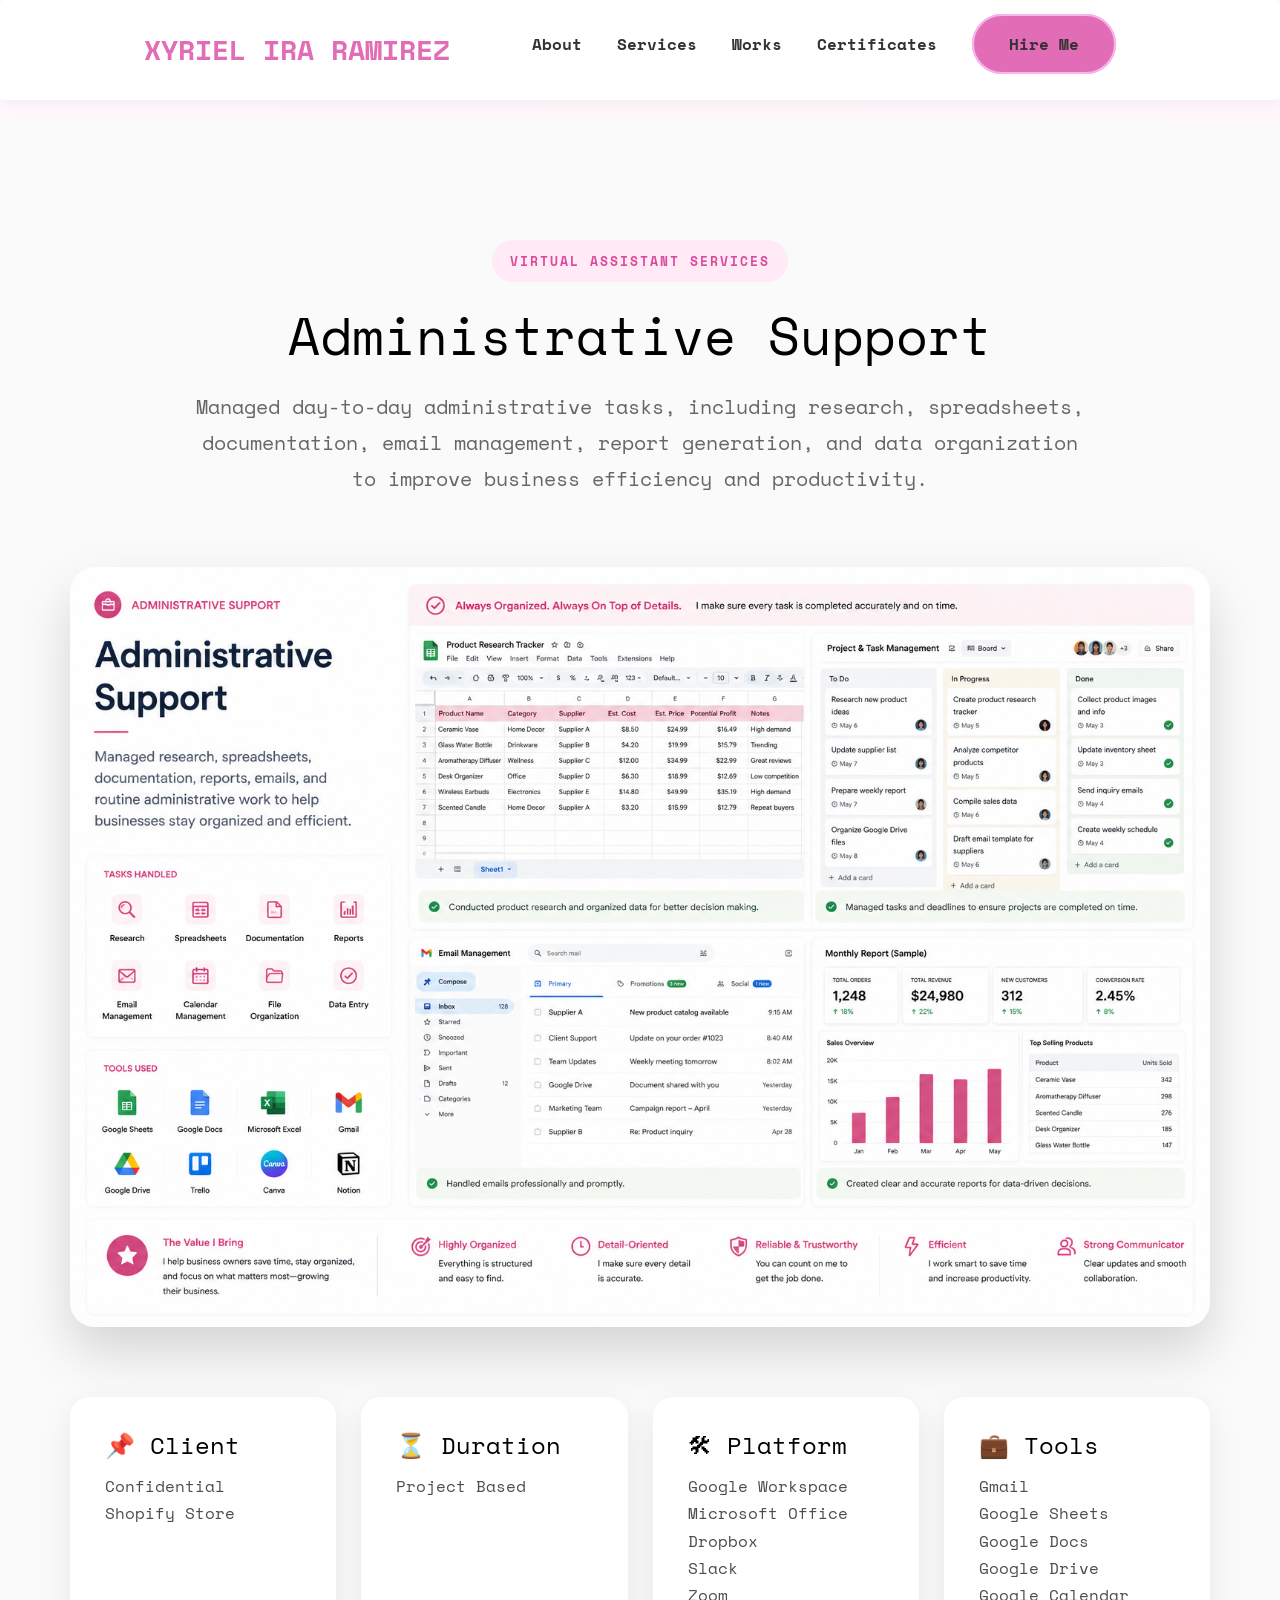
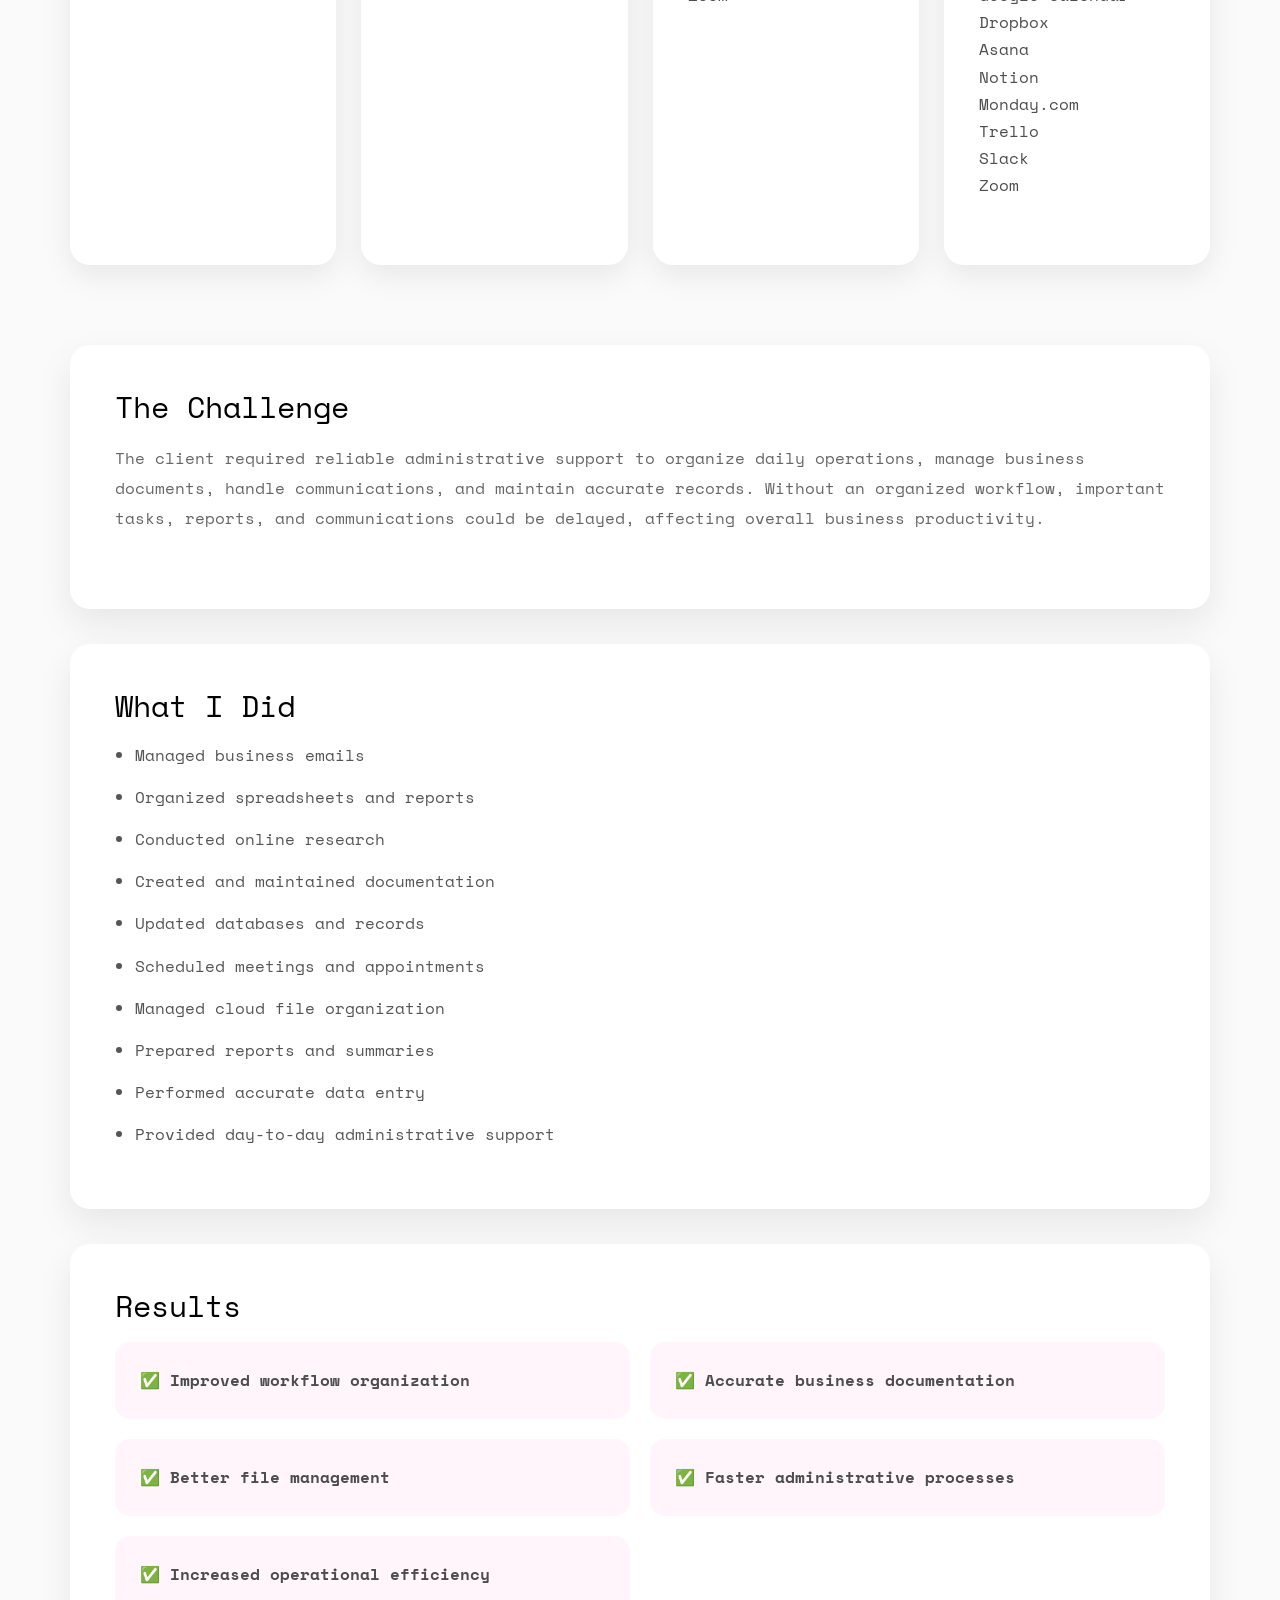
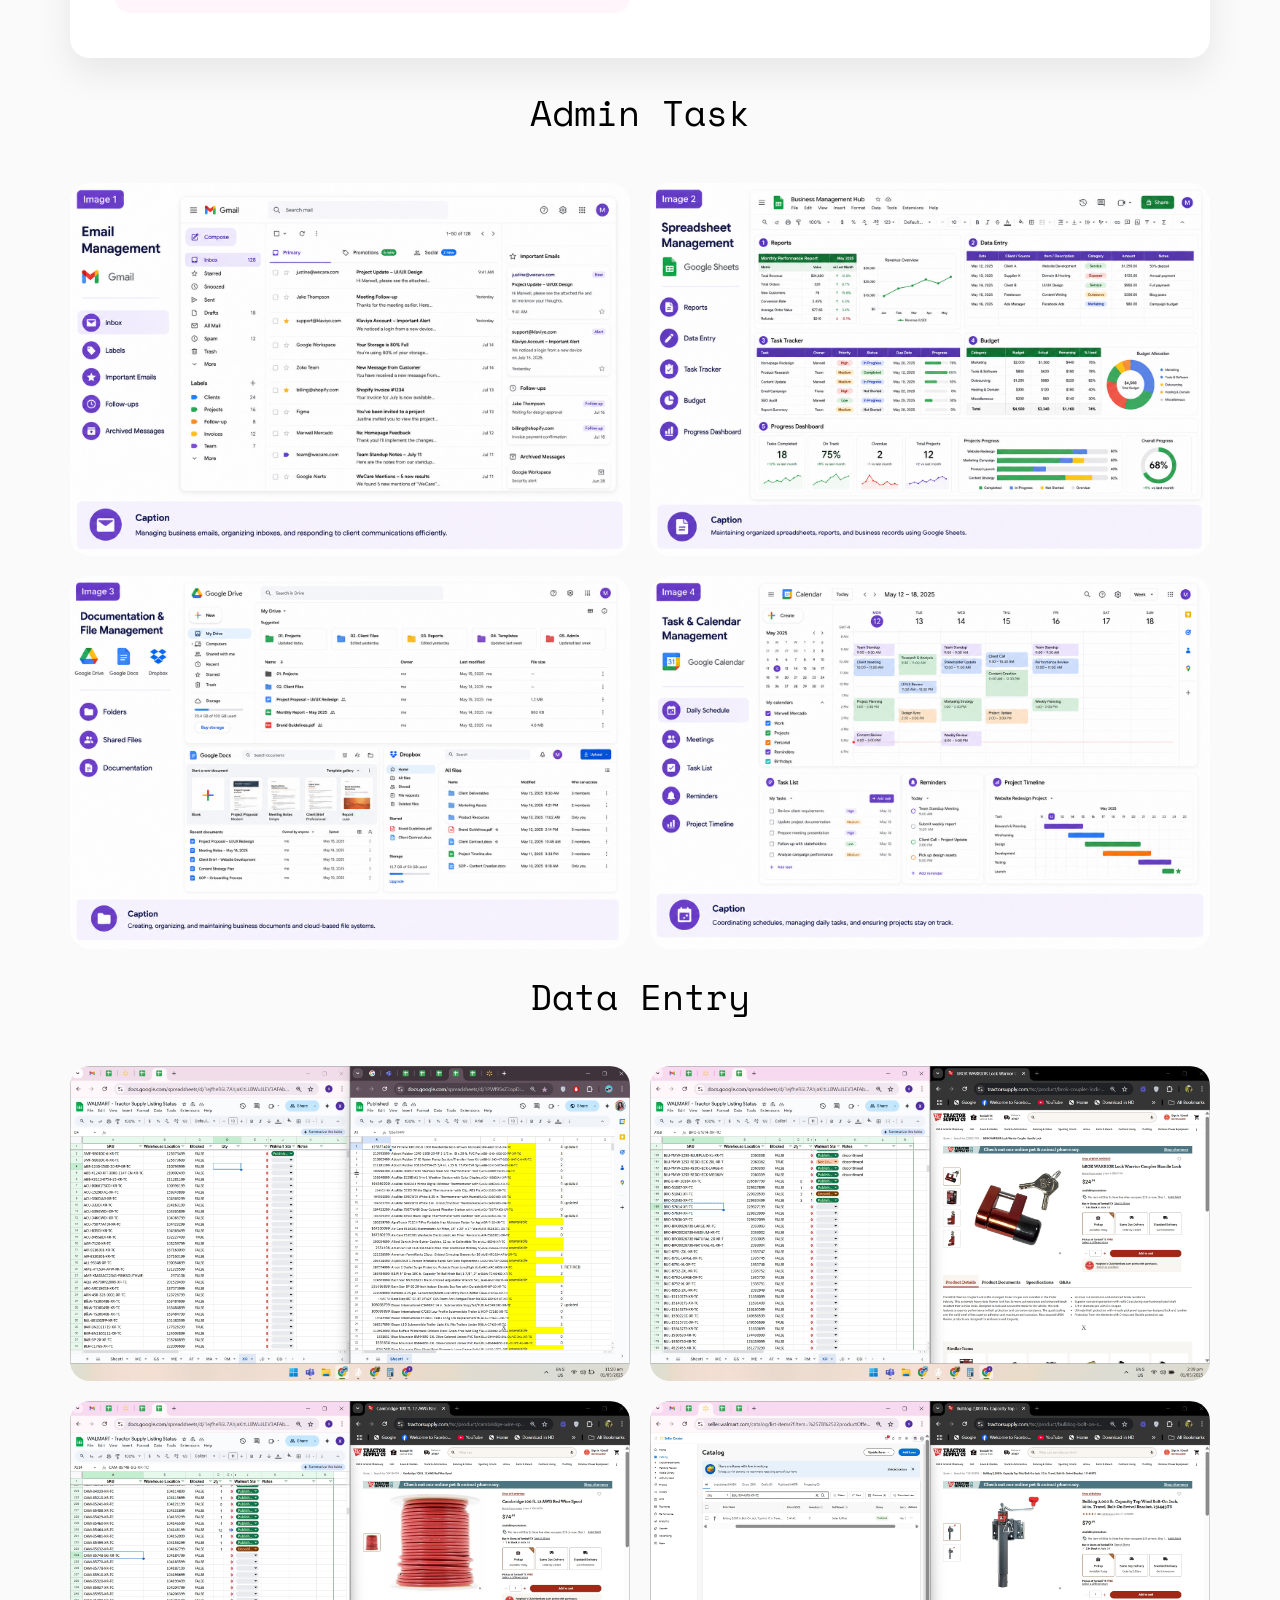
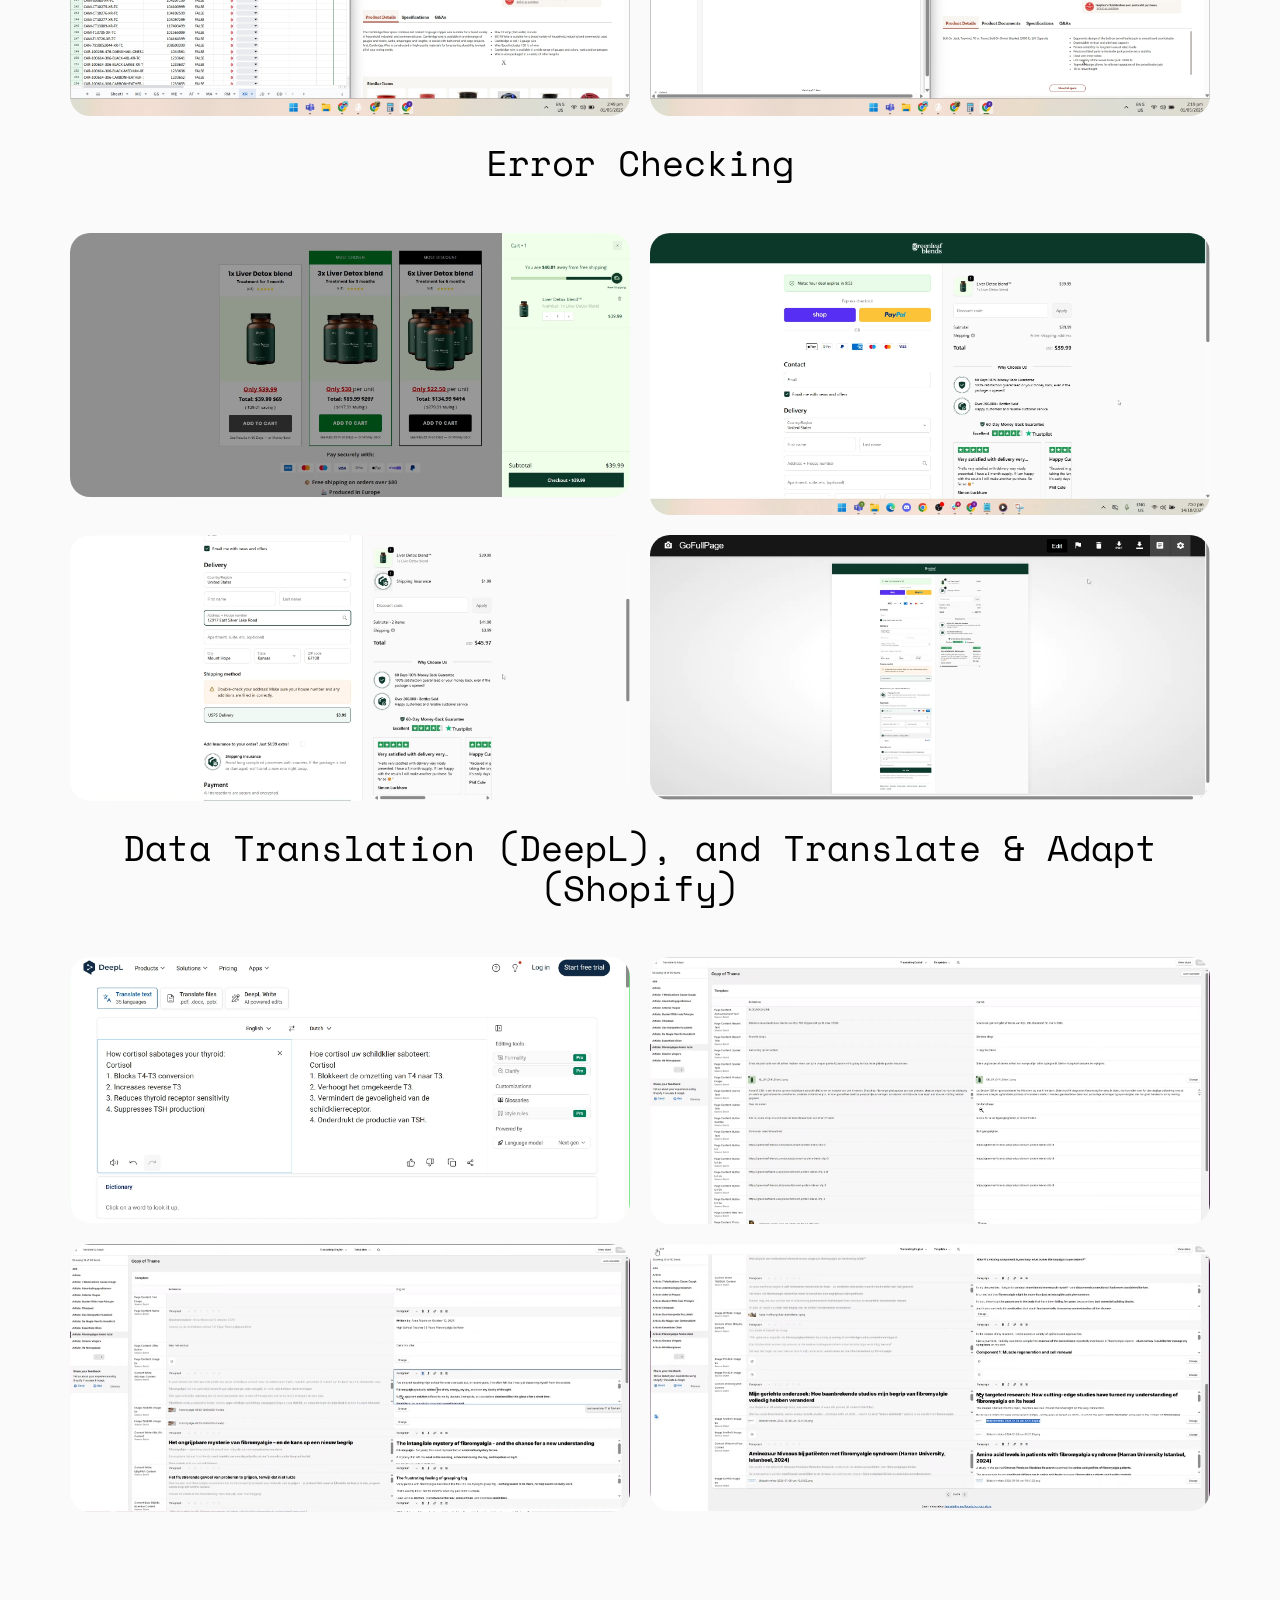
<file: admin.html>
<!DOCTYPE HTML>
<html>
	<head>
	<meta charset="utf-8">
	<meta http-equiv="X-UA-Compatible" content="IE=edge">
	<title>Xyriel Ira Ramirez - Administrative Support</title>
	<meta name="viewport" content="width=device-width, initial-scale=1">
	<meta name="description" content="Free HTML5 Website Template by freehtml5.co" />
	<meta name="keywords" content="free website templates, free html5, free template, free bootstrap, free website template, html5, css3, mobile first, responsive" />
	<meta name="author" content="freehtml5.co" />

	

  	<!-- Facebook and Twitter integration -->
	<meta property="og:title" content=""/>
	<meta property="og:image" content=""/>
	<meta property="og:url" content=""/>
	<meta property="og:site_name" content=""/>
	<meta property="og:description" content=""/>
	<meta name="twitter:title" content="" />
	<meta name="twitter:image" content="" />
	<meta name="twitter:url" content="" />
	<meta name="twitter:card" content="" />

	<link href="https://fonts.googleapis.com/css?family=Space+Mono" rel="stylesheet">
	<link href="https://fonts.googleapis.com/css?family=Kaushan+Script" rel="stylesheet">
	<link rel="stylesheet"
href="https://cdnjs.cloudflare.com/ajax/libs/font-awesome/6.5.2/css/all.min.css">
	
	<!-- Animate.css -->
	<link rel="stylesheet" href="css/animate.css">
	<!-- Icomoon Icon Fonts-->
	<link rel="stylesheet" href="css/icomoon.css">
	<!-- Bootstrap  -->
	<link rel="stylesheet" href="css/bootstrap.css">

	<!-- Theme style  -->
	<link rel="stylesheet" href="css/style.css">

	<!-- Modernizr JS -->
	<script src="js/modernizr-2.6.2.min.js"></script>
	<!-- FOR IE9 below -->
	<!--[if lt IE 9]>
	<script src="js/respond.min.js"></script>
	<![endif]-->

	</head>
	<body>
		

	
	<div id="page">	
	<header id="hero">

    <nav class="navbar">

         <a href="index.html" class="logo">
            <div class="logo">
                XYRIEL IRA RAMIREZ
            </div>
        </a>

        <ul class="nav-links">
            <li><a href="#about">About</a></li>
            <li><a href="#services">Services</a></li>
			<li class="dropdown">

				<a href="#portfolio">Works</a>

				<ul class="submenu">

					<li><a href="podlisting.html">Shopify Product Listing</a></li>

					<li><a href="seo.html">SEO Optimization</a></li>

					<li><a href="marketplace.html">Marketplace Management</a></li>

					<li><a href="research.html">Product Research</a></li>

					<li><a href="image-editing.html">Image Enhancement</a></li>

					<li><a href="admin.html">Administrative Support</a></li>

				</ul>

			</li>
             <li><a href="certificates.html">Certificates</a></li>
            <li> 
			

                <a href="https://www.linkedin.com/in/xyriel-ira-ramirez-121ab71b5/" class="btn-primary">
                    Hire Me
                </a>

           </li>
        </ul>

    </nav>
    <!-- ===========================================
                PROJECT CASE STUDY
============================================ -->

<section class="project-section">

    <div class="container">

        <div class="project-header">

            <span class="project-category">
                VIRTUAL ASSISTANT SERVICES
            </span>

            <h1>
                Administrative Support
            </h1>

            <p>

Managed day-to-day administrative tasks,
including research, spreadsheets,
documentation, email management,
report generation, and data organization
to improve business efficiency and productivity.

            </p>

        </div>

        <div class="project-image">

            <!-- Replace with your screenshot -->

            <img src="images/Featured Works/Administrative Support.png" alt="Administrative Support">

        </div>

        <div class="project-grid">

            <div class="project-card">

                <h3>
                    📌 Client
                </h3>

                <p>
                    Confidential Shopify Store
                </p>

            </div>

            <div class="project-card">

                <h3>
                    ⏳ Duration
                </h3>

                <p>
                    Project Based
                </p>

            </div>

            <div class="project-card">

                <h3>
                    🛠 Platform
                </h3>

                <p>

Google Workspace<br>
Microsoft Office<br>
Dropbox<br>
Slack<br>
Zoom

                </p>

            </div>

            <div class="project-card">

                <h3>
                    💼 Tools
                </h3>

                <p>

Gmail<br>
Google Sheets<br>
Google Docs<br>
Google Drive<br>
Google Calendar<br>
Dropbox<br>
Asana<br>
Notion<br>
Monday.com<br>
Trello<br>
Slack<br>
Zoom

                </p>

            </div>

        </div>


        <!-- Challenge -->

        <div class="case-study">

            <h2>
                The Challenge
            </h2>

            <p>

The client required reliable administrative support
to organize daily operations, manage business documents,
handle communications, and maintain accurate records.

Without an organized workflow, important tasks,
reports, and communications could be delayed,
affecting overall business productivity.

            </p>

        </div>


        <!-- Solution -->

        <div class="case-study">

            <h2>
                What I Did
            </h2>

            <ul>

<li>Managed business emails</li>

<li>Organized spreadsheets and reports</li>

<li>Conducted online research</li>

<li>Created and maintained documentation</li>

<li>Updated databases and records</li>

<li>Scheduled meetings and appointments</li>

<li>Managed cloud file organization</li>

<li>Prepared reports and summaries</li>

<li>Performed accurate data entry</li>

<li>Provided day-to-day administrative support</li>

            </ul>

        </div>


        <!-- Results -->

        <div class="case-study">

            <h2>
                Results
            </h2>

            <div class="results">

                <div>

                    ✅ Improved workflow organization

                </div>

                <div>

                    ✅ Accurate business documentation

                </div>

                <div>

                    ✅ Better file management

                </div>

                <div>

                    ✅ Faster administrative processes

                </div>

                <div>

                    ✅ Increased operational efficiency

                </div>

            </div>

        </div>


        <!-- Gallery -->
<h1 style="text-align: center;">Admin Task</h1>
        <div class="project-gallery">

            <img src="images/admin/emailmanagement.png">
            <img src="images/admin/spreedsheet.png">
            <img src="images/admin/documentation.png">
            <img src="images/admin/calendar.png">

        </div>
        <br>
<h1 style="text-align: center;">Data Entry</h1>
        <div class="project-gallery">

            <img src="images/Portfolio/Inventory Management & Data Entry (Majorpoolsupplies)/5.jpg">
            <img src="images/Portfolio/Inventory Management & Data Entry (Majorpoolsupplies)/6.jpg">
            <img src="images/Portfolio/Inventory Management & Data Entry (Majorpoolsupplies)/7.jpg">
            <img src="images/Portfolio/Inventory Management & Data Entry (Majorpoolsupplies)/8.jpg">


        </div>
        <br>
        <h1 style="text-align: center;">Error Checking</h1>
        <div class="project-gallery">

            <img src="images/Portfolio\Error Checking (Greenleaf blends) Shopify/1.png">
            <img src="images/Portfolio\Error Checking (Greenleaf blends) Shopify/2.png">
            <img src="images/Portfolio\Error Checking (Greenleaf blends) Shopify/3.png">
            <img src="images/Portfolio\Error Checking (Greenleaf blends) Shopify/4.png">


        </div>
                <br>
<h1 style="text-align: center;">Data Translation (DeepL), and Translate & Adapt (Shopify)</h1>
        <div class="project-gallery">

            <img src="images/Portfolio/DeepL translation sample work (Greenleaf blends)/1.png">
            <img src="images/Portfolio/DeepL translation sample work (Greenleaf blends)/2.png">
            <img src="images/Portfolio/DeepL translation sample work (Greenleaf blends)/3.png">
            <img src="images/Portfolio/DeepL translation sample work (Greenleaf blends)/4.png">


        </div>
    </div>

</section>
</body>
</html>
</file>
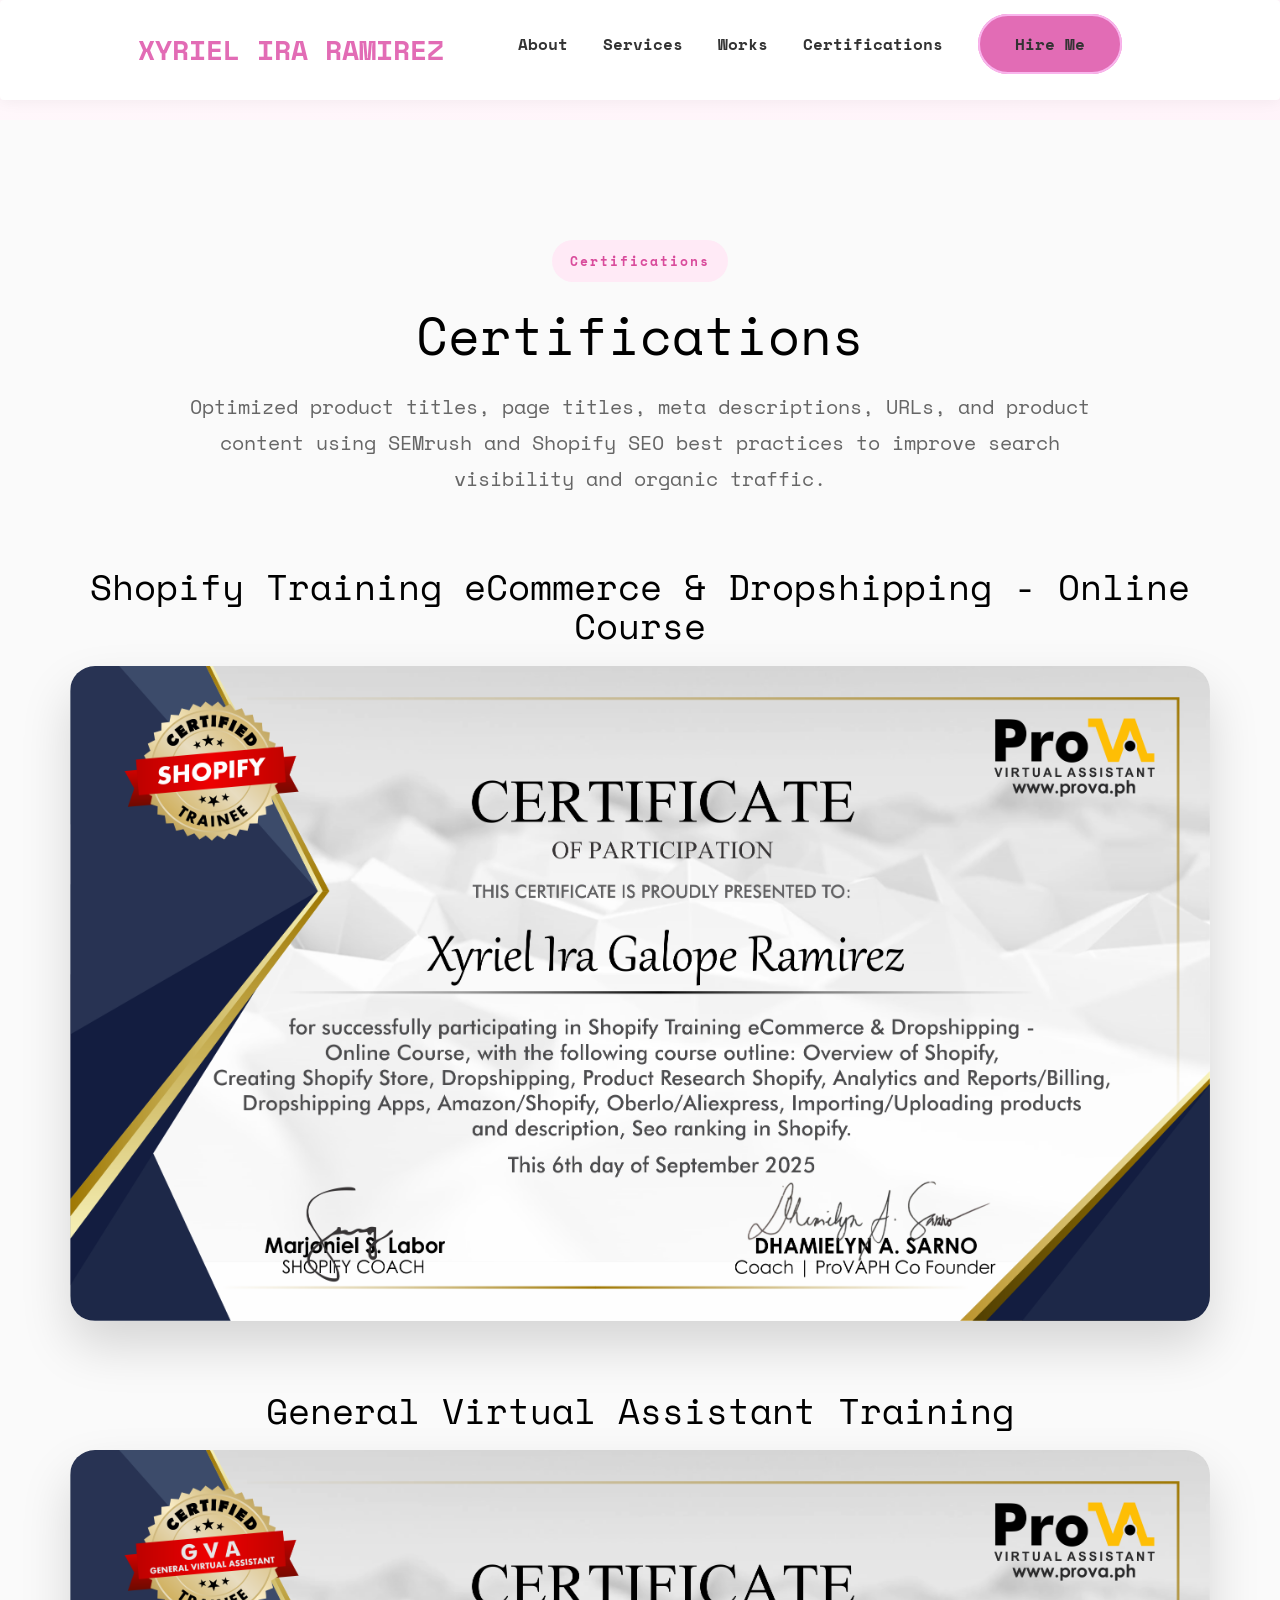
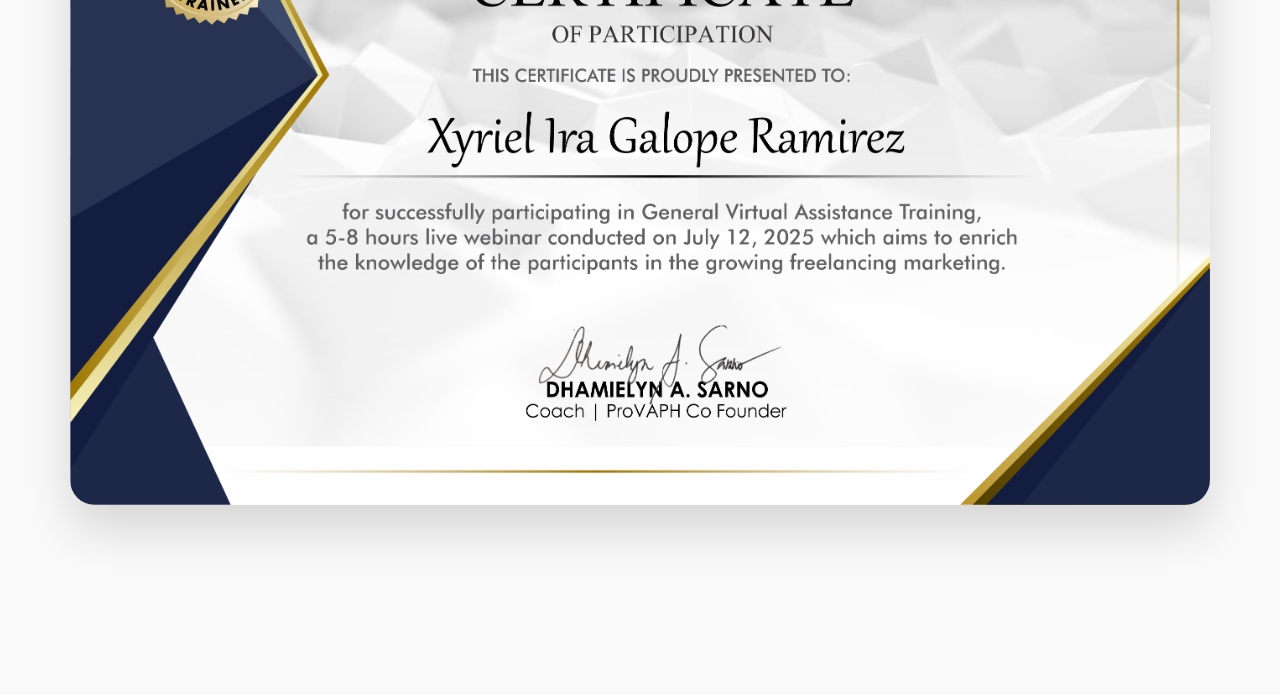
<file: certificates.html>
<!DOCTYPE HTML>
<html>
	<head>
	<meta charset="utf-8">
	<meta http-equiv="X-UA-Compatible" content="IE=edge">
	<title>Xyriel Ira Ramirez - Certifications</title>
	<meta name="viewport" content="width=device-width, initial-scale=1">
	<meta name="description" content="Free HTML5 Website Template by freehtml5.co" />
	<meta name="keywords" content="free website templates, free html5, free template, free bootstrap, free website template, html5, css3, mobile first, responsive" />
	<meta name="author" content="freehtml5.co" />

	

  	<!-- Facebook and Twitter integration -->
	<meta property="og:title" content=""/>
	<meta property="og:image" content=""/>
	<meta property="og:url" content=""/>
	<meta property="og:site_name" content=""/>
	<meta property="og:description" content=""/>
	<meta name="twitter:title" content="" />
	<meta name="twitter:image" content="" />
	<meta name="twitter:url" content="" />
	<meta name="twitter:card" content="" />

	<link href="https://fonts.googleapis.com/css?family=Space+Mono" rel="stylesheet">
	<link href="https://fonts.googleapis.com/css?family=Kaushan+Script" rel="stylesheet">
	<link rel="stylesheet"
href="https://cdnjs.cloudflare.com/ajax/libs/font-awesome/6.5.2/css/all.min.css">
	
	<!-- Animate.css -->
	<link rel="stylesheet" href="css/animate.css">
	<!-- Icomoon Icon Fonts-->
	<link rel="stylesheet" href="css/icomoon.css">
	<!-- Bootstrap  -->
	<link rel="stylesheet" href="css/bootstrap.css">

	<!-- Theme style  -->
	<link rel="stylesheet" href="css/style.css">

	<!-- Modernizr JS -->
	<script src="js/modernizr-2.6.2.min.js"></script>
	<!-- FOR IE9 below -->
	<!--[if lt IE 9]>
	<script src="js/respond.min.js"></script>
	<![endif]-->

	</head>
	<body>
		

	
	<div id="page">	
	<header id="hero">

    <nav class="navbar">

         <a href="index.html" class="logo">
            <div class="logo">
                XYRIEL IRA RAMIREZ
            </div>
        </a>

        <ul class="nav-links">
            <li><a href="#about">About</a></li>
            <li><a href="#services">Services</a></li>
			<li class="dropdown">

				<a href="#portfolio">Works</a>

				<ul class="submenu">

					<li><a href="podlisting.html">Shopify Product Listing</a></li>

					<li><a href="seo.html">SEO Optimization</a></li>

					<li><a href="marketplace.html">Marketplace Management</a></li>

					<li><a href="research.html">Product Research</a></li>

					<li><a href="image-editing.html">Image Enhancement</a></li>

					<li><a href="admin.html">Administrative Support</a></li>

				</ul>

			</li>
            <li><a href="certifications.html">Certifications</a></li>

            <li> 
			

                <a href="https://www.linkedin.com/in/xyriel-ira-ramirez-121ab71b5/" class="btn-primary">
                    Hire Me
                </a>

           </li>
        </ul>

    </nav>
    <!-- ===========================================
                PROJECT CASE STUDY
============================================ -->

<section class="project-section">

    <div class="container">

        <div class="project-header">

            <span class="project-category">
                Certifications
            </span>

            <h1>
               Certifications
            </h1>

            <p>


Optimized product titles, page titles,
meta descriptions, URLs, and product content
using SEMrush and Shopify SEO best practices
to improve search visibility and organic traffic.

            </p>

        </div>

        <div class="project-image">

            <!-- Replace with your screenshot -->
            <h1 style="text-align: center;">Shopify Training eCommerce & Dropshipping - Online Course</h1>
            <img src="images/Portfolio/Training Certificates/Xyriel Ira Galope Ramirez (Shopify).png" alt="SEO Project">
            
            

        </div> 
         <div class="project-image">

            <!-- Replace with your screenshot -->
            <h1 style="text-align: center;">General Virtual Assistant Training</h1>
         
            
             <img src="images/Portfolio/Training Certificates/Xyriel Ira Galope Ramirez.png" alt="SEO Project">

        </div> 

    </div>

</section>
</body>
</html>
</file>
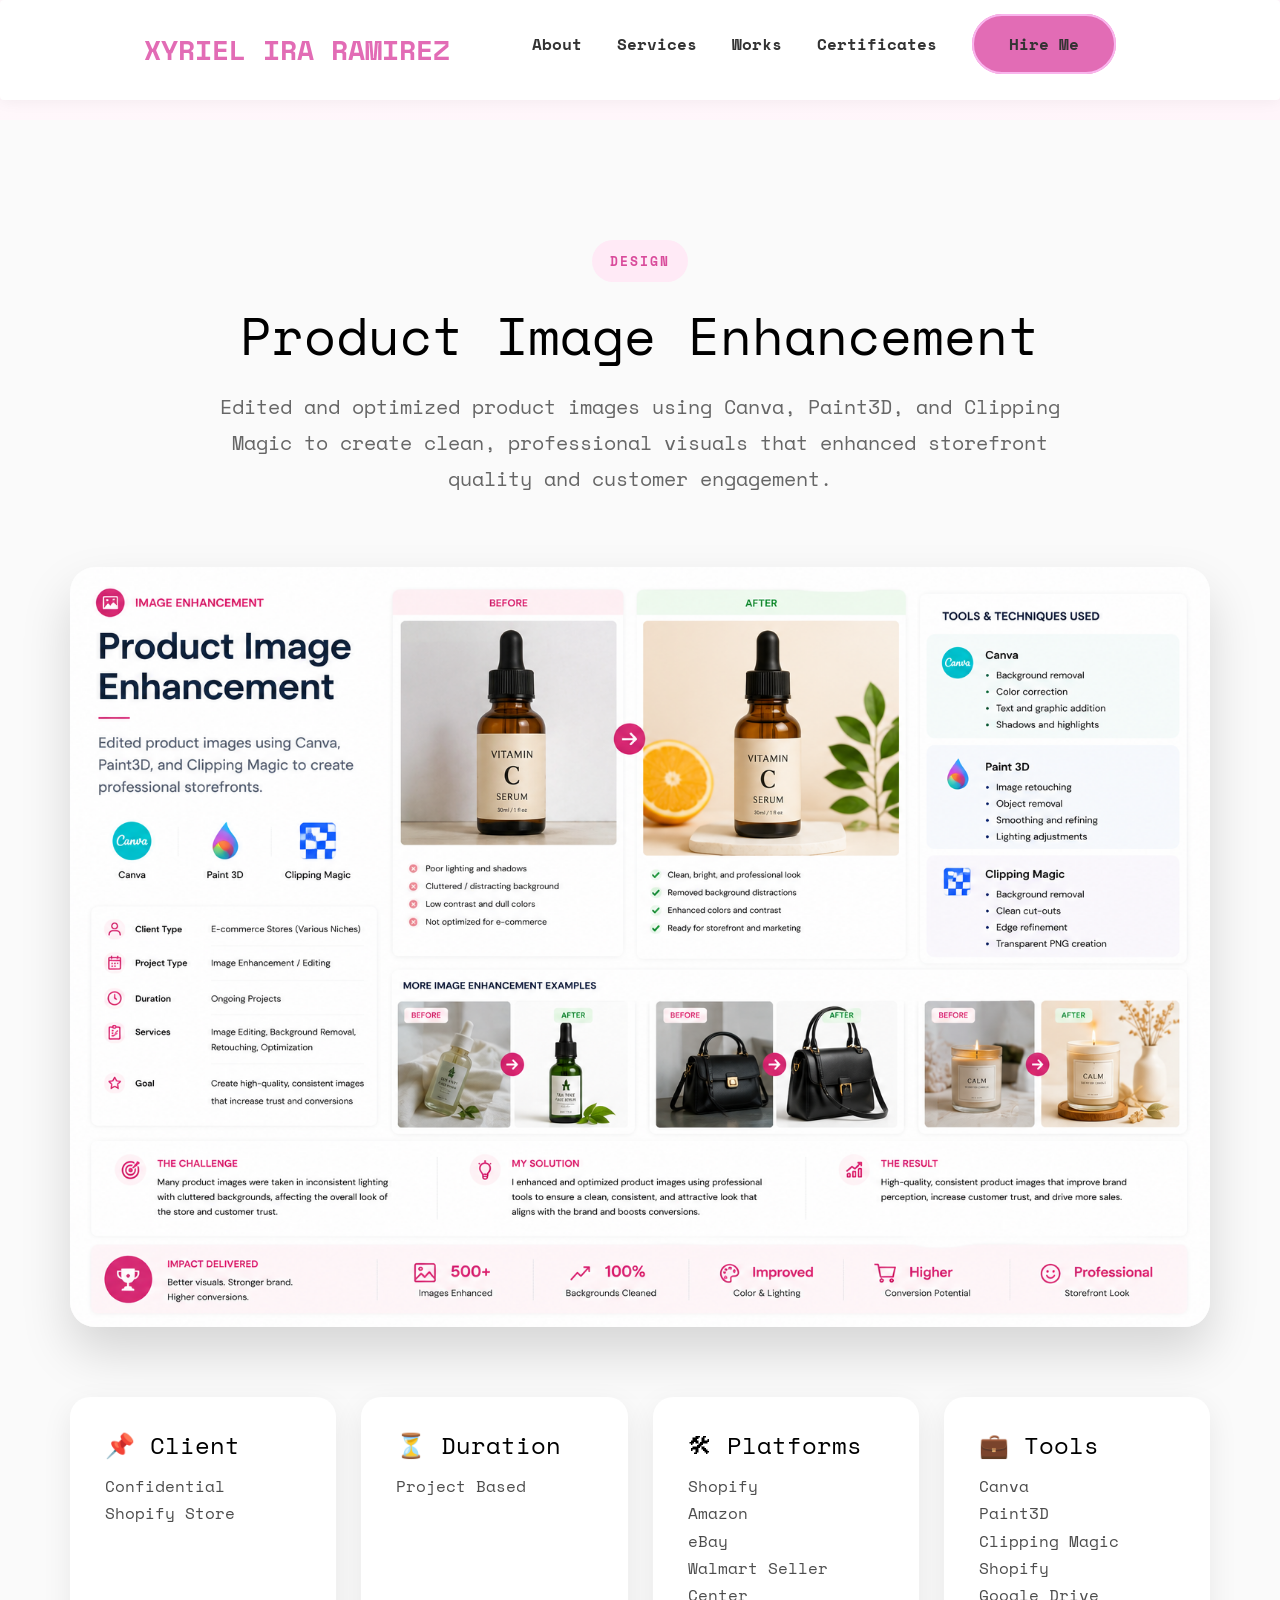
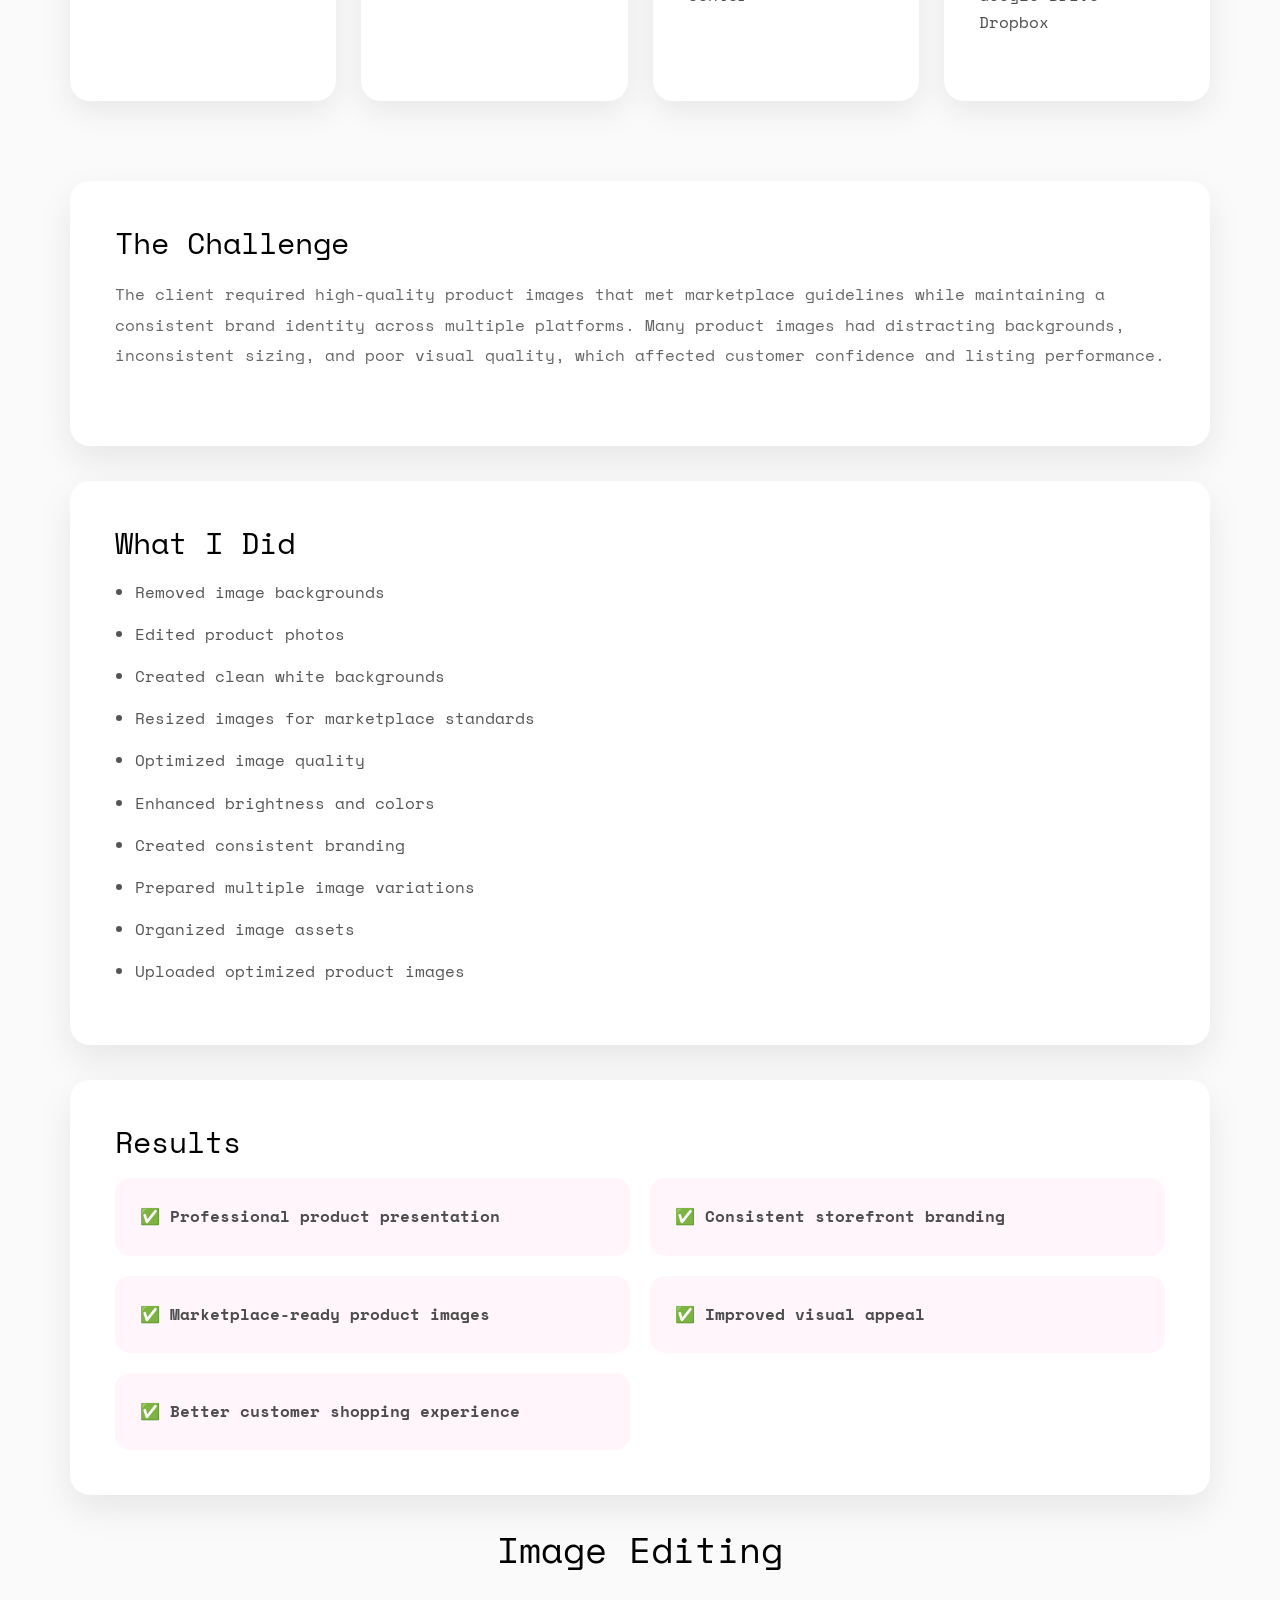
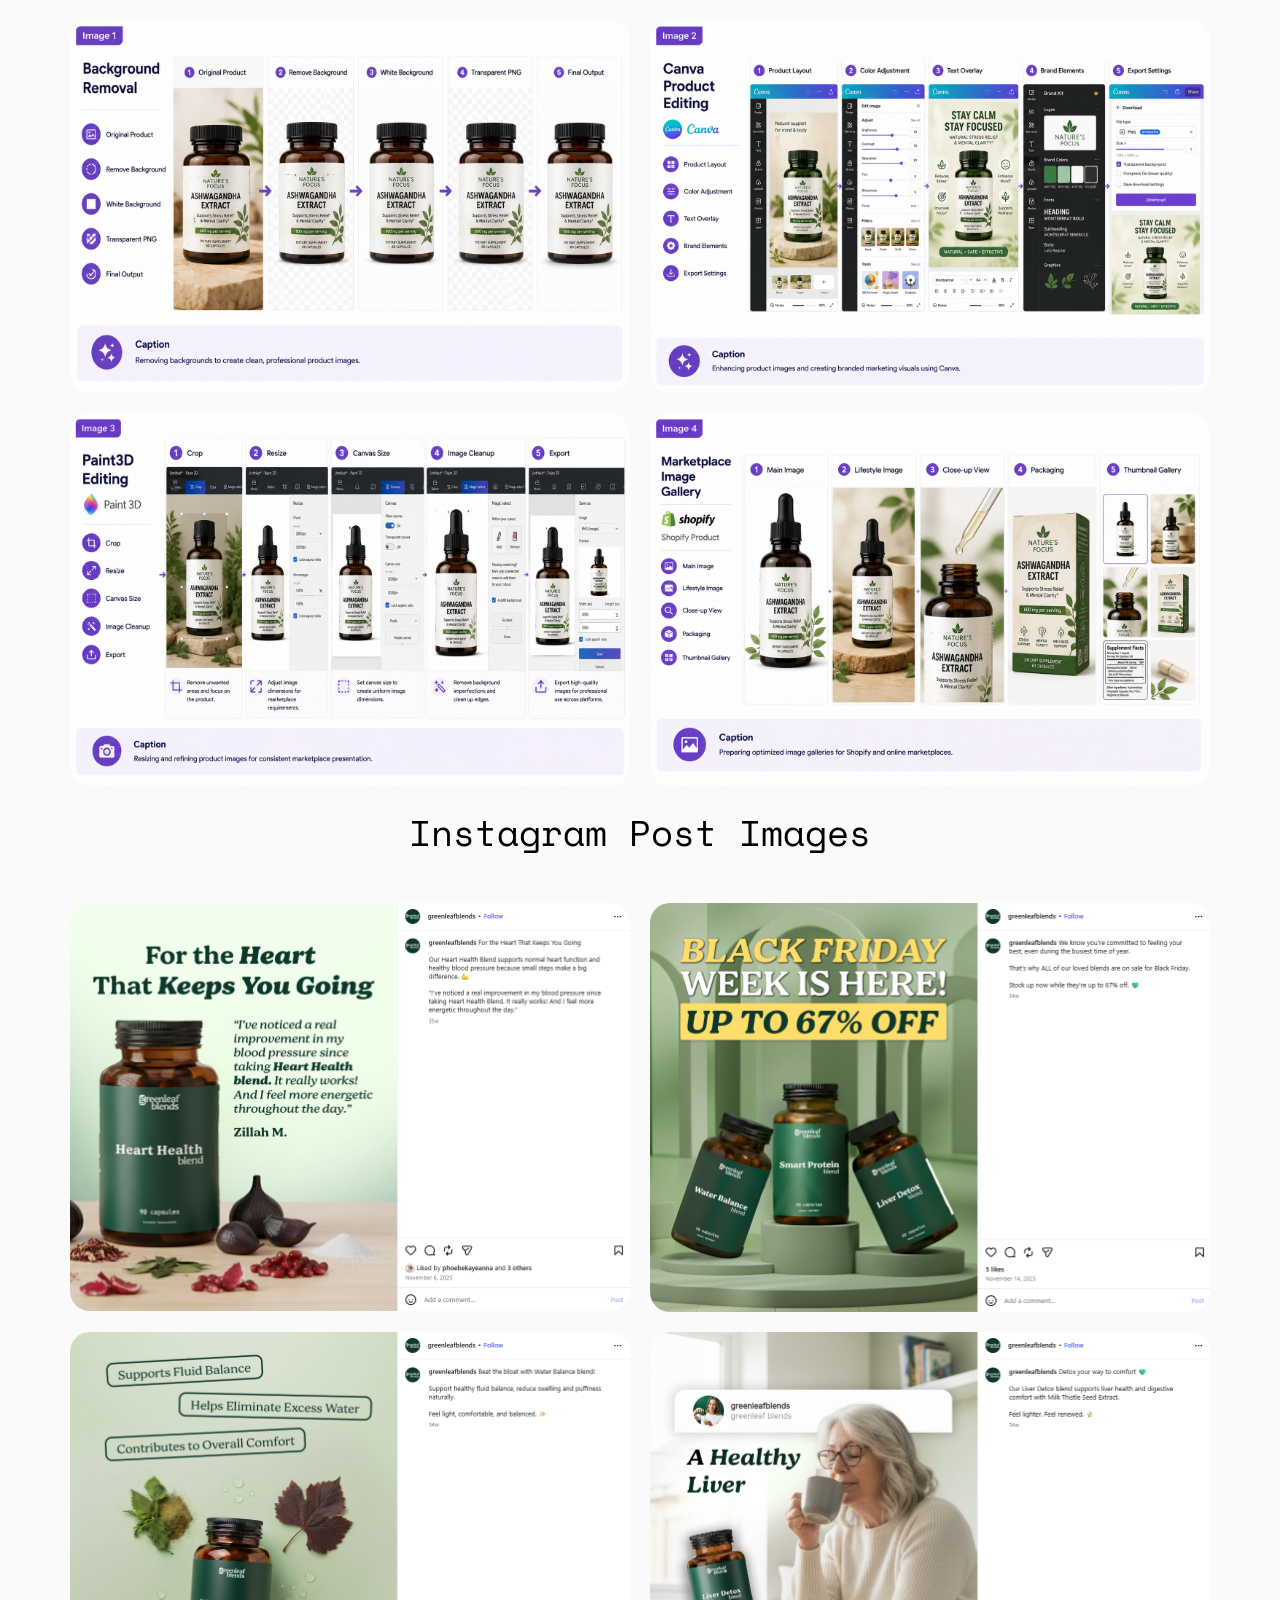
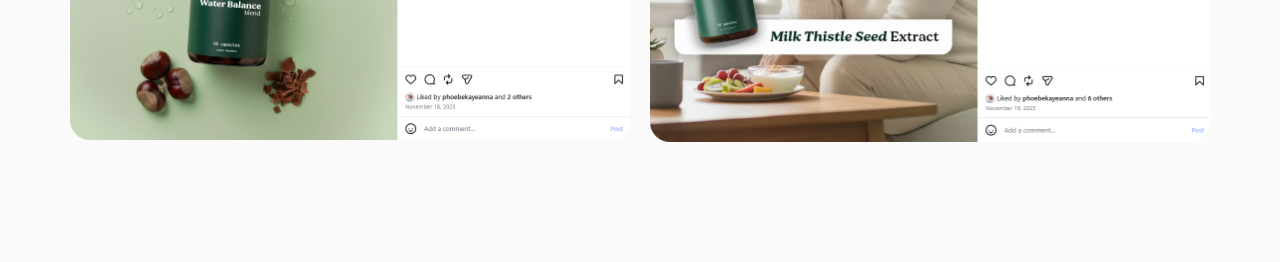
<file: image-editing.html>
<!DOCTYPE HTML>
<html>
	<head>
	<meta charset="utf-8">
	<meta http-equiv="X-UA-Compatible" content="IE=edge">
	<title>Xyriel Ira Ramirez - Image Editing</title>
	<meta name="viewport" content="width=device-width, initial-scale=1">
	<meta name="description" content="Free HTML5 Website Template by freehtml5.co" />
	<meta name="keywords" content="free website templates, free html5, free template, free bootstrap, free website template, html5, css3, mobile first, responsive" />
	<meta name="author" content="freehtml5.co" />

	

  	<!-- Facebook and Twitter integration -->
	<meta property="og:title" content=""/>
	<meta property="og:image" content=""/>
	<meta property="og:url" content=""/>
	<meta property="og:site_name" content=""/>
	<meta property="og:description" content=""/>
	<meta name="twitter:title" content="" />
	<meta name="twitter:image" content="" />
	<meta name="twitter:url" content="" />
	<meta name="twitter:card" content="" />

	<link href="https://fonts.googleapis.com/css?family=Space+Mono" rel="stylesheet">
	<link href="https://fonts.googleapis.com/css?family=Kaushan+Script" rel="stylesheet">
	<link rel="stylesheet"
href="https://cdnjs.cloudflare.com/ajax/libs/font-awesome/6.5.2/css/all.min.css">
	
	<!-- Animate.css -->
	<link rel="stylesheet" href="css/animate.css">
	<!-- Icomoon Icon Fonts-->
	<link rel="stylesheet" href="css/icomoon.css">
	<!-- Bootstrap  -->
	<link rel="stylesheet" href="css/bootstrap.css">

	<!-- Theme style  -->
	<link rel="stylesheet" href="css/style.css">

	<!-- Modernizr JS -->
	<script src="js/modernizr-2.6.2.min.js"></script>
	<!-- FOR IE9 below -->
	<!--[if lt IE 9]>
	<script src="js/respond.min.js"></script>
	<![endif]-->

	</head>
	<body>
		

	
	<div id="page">	
	<header id="hero">

    <nav class="navbar">

         <a href="index.html" class="logo">
            <div class="logo">
                XYRIEL IRA RAMIREZ
            </div>
        </a>

        <ul class="nav-links">
            <li><a href="#about">About</a></li>
            <li><a href="#services">Services</a></li>
			<li class="dropdown">

				<a href="#portfolio">Works</a>

				<ul class="submenu">

					<li><a href="podlisting.html">Shopify Product Listing</a></li>

					<li><a href="seo.html">SEO Optimization</a></li>

					<li><a href="marketplace.html">Marketplace Management</a></li>

					<li><a href="research.html">Product Research</a></li>

					<li><a href="image-editing.html">Image Enhancement</a></li>

					<li><a href="admin.html">Administrative Support</a></li>

				</ul>

			</li>
             <li><a href="certificates.html">Certificates</a></li>
            <li> 
			

                <a href="https://www.linkedin.com/in/xyriel-ira-ramirez-121ab71b5/" class="btn-primary">
                    Hire Me
                </a>

           </li>
        </ul>

    </nav>
    <!-- ===========================================
                PROJECT CASE STUDY
============================================ -->

<section class="project-section">

    <div class="container">

        <div class="project-header">

            <span class="project-category">
                DESIGN
            </span>

            <h1>
                Product Image Enhancement
            </h1>

            <p>

Edited and optimized product images
using Canva, Paint3D, and Clipping Magic
to create clean, professional visuals
that enhanced storefront quality and customer engagement.

            </p>

        </div>

        <div class="project-image">

            <!-- Replace with your screenshot -->

            <img src="images/Featured Works/Product Image Enhancement.png" alt="Shopify Project">

        </div>

        <div class="project-grid">

            <div class="project-card">

                <h3>
                    📌 Client
                </h3>

                <p>
                    Confidential Shopify Store
                </p>

            </div>

            <div class="project-card">

                <h3>
                    ⏳ Duration
                </h3>

                <p>
                    Project Based
                </p>

            </div>

            <div class="project-card">

                <h3>
                    🛠 Platforms
                </h3>

                <p>

Shopify<br>
Amazon<br>
eBay<br>
Walmart Seller Center

                </p>

            </div>

            <div class="project-card">

                <h3>
                    💼 Tools
                </h3>

                <p>

Canva<br>
Paint3D<br>
Clipping Magic<br>
Shopify<br>
Google Drive<br>
Dropbox
                </p>

            </div>

        </div>


        <!-- Challenge -->

        <div class="case-study">

            <h2>
                The Challenge
            </h2>

            <p>

The client required high-quality product images
that met marketplace guidelines while maintaining
a consistent brand identity across multiple platforms.

Many product images had distracting backgrounds,
inconsistent sizing, and poor visual quality,
which affected customer confidence and listing performance.

            </p>

        </div>


        <!-- Solution -->

        <div class="case-study">

            <h2>
                What I Did
            </h2>

            <ul>

<li>Removed image backgrounds</li>

<li>Edited product photos</li>

<li>Created clean white backgrounds</li>

<li>Resized images for marketplace standards</li>

<li>Optimized image quality</li>

<li>Enhanced brightness and colors</li>

<li>Created consistent branding</li>

<li>Prepared multiple image variations</li>

<li>Organized image assets</li>

<li>Uploaded optimized product images</li>

            </ul>

        </div>


        <!-- Results -->

        <div class="case-study">

            <h2>
                Results
            </h2>

            <div class="results">

                <div>

                    ✅ Professional product presentation

                </div>

                <div>

                    ✅ Consistent storefront branding

                </div>

                <div>

                    ✅ Marketplace-ready product images

                </div>

                <div>

                    ✅ Improved visual appeal

                </div>
                <div>

                    ✅ Better customer shopping experience

                </div>

            </div>

        </div>


        <!-- Gallery -->
<h1 style="text-align: center;">Image Editing</h1>
        <div class="project-gallery">

            <img src="images/imageedit/bgremove.png">
            <img src="images/imageedit/canva.png">
            <img src="images/imageedit/paint3d.png">
            <img src="images/imageedit/marketplace.png">

        </div>


<br>
<h1 style="text-align: center;">Instagram Post Images</h1>
        <div class="project-gallery">

            <img src="images/Portfolio/Content Creation (Greenleaf blends)/1.png">
            <img src="images/Portfolio/Content Creation (Greenleaf blends)/2.png">
            <img src="images/Portfolio/Content Creation (Greenleaf blends)/3.png">
            <img src="images/Portfolio/Content Creation (Greenleaf blends)/4.png">

        </div>

    </div>
        </div>
</section>
</body>
</html>
</file>
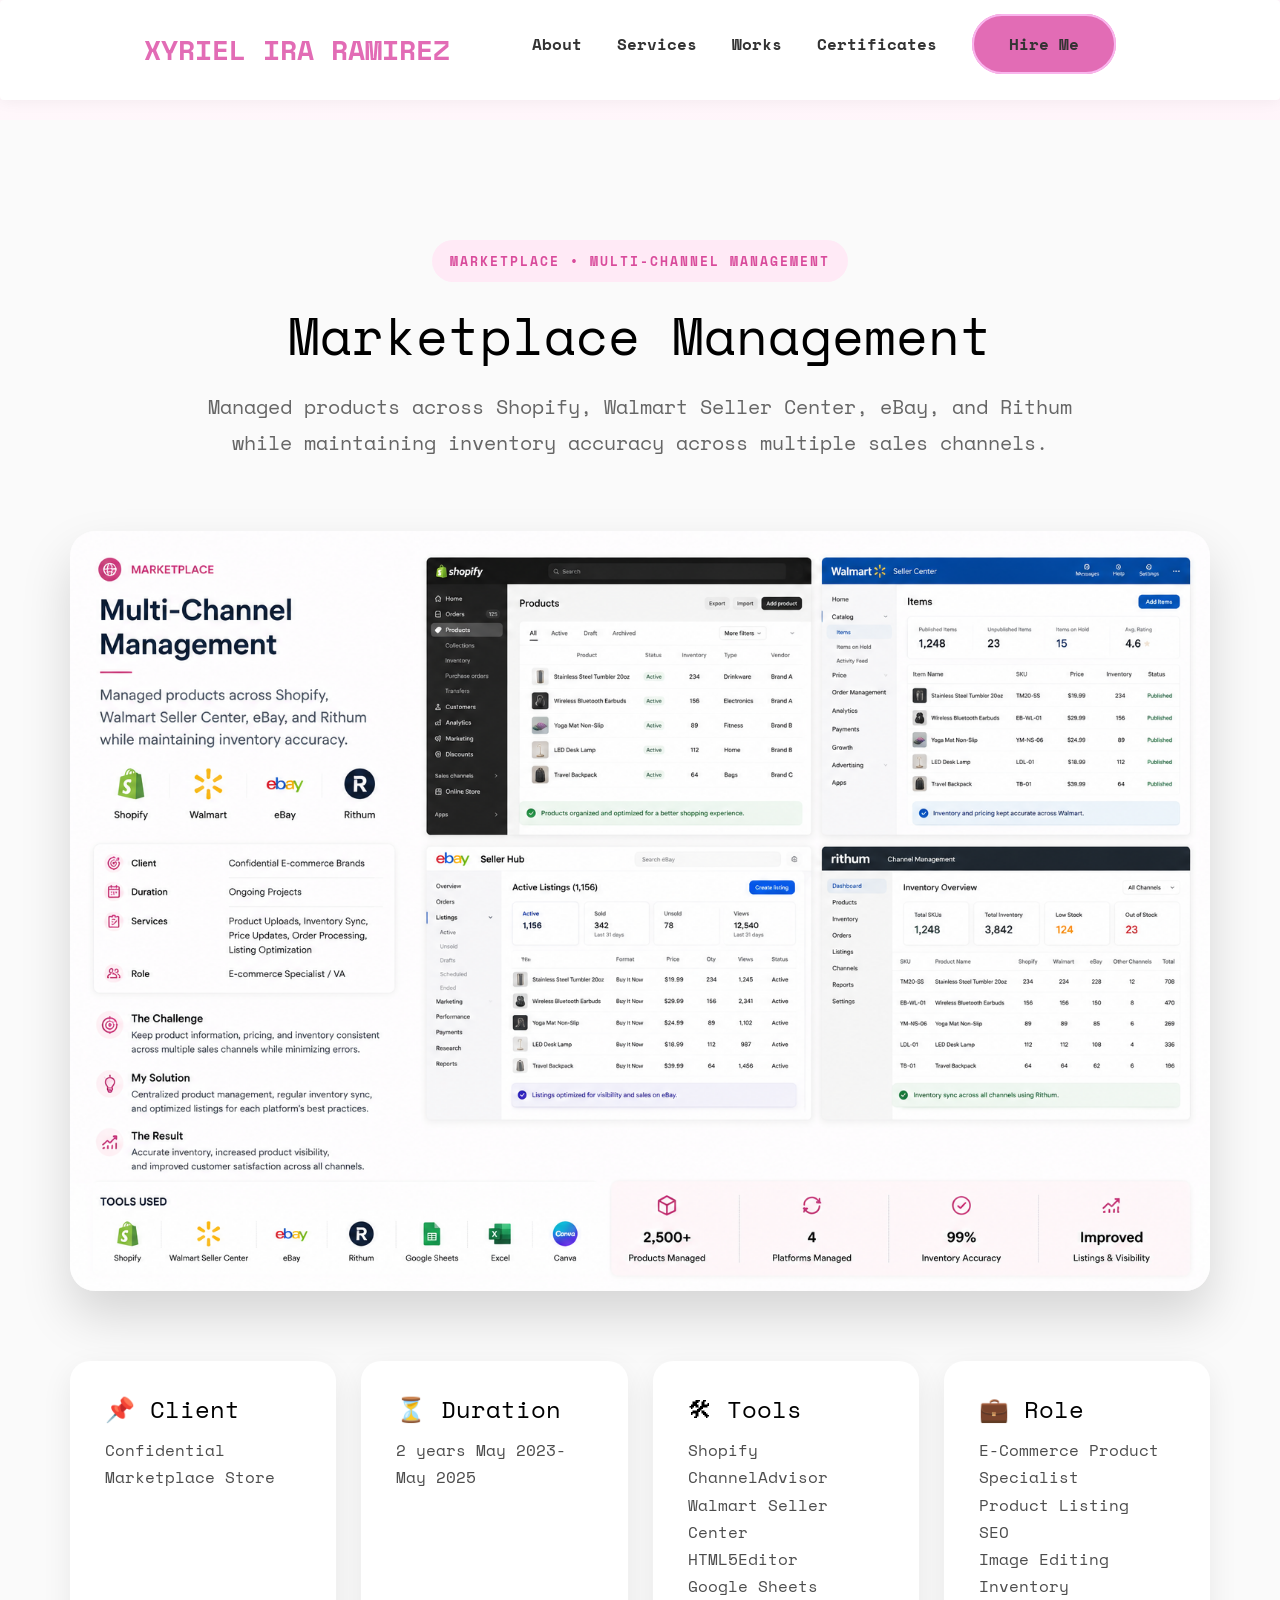
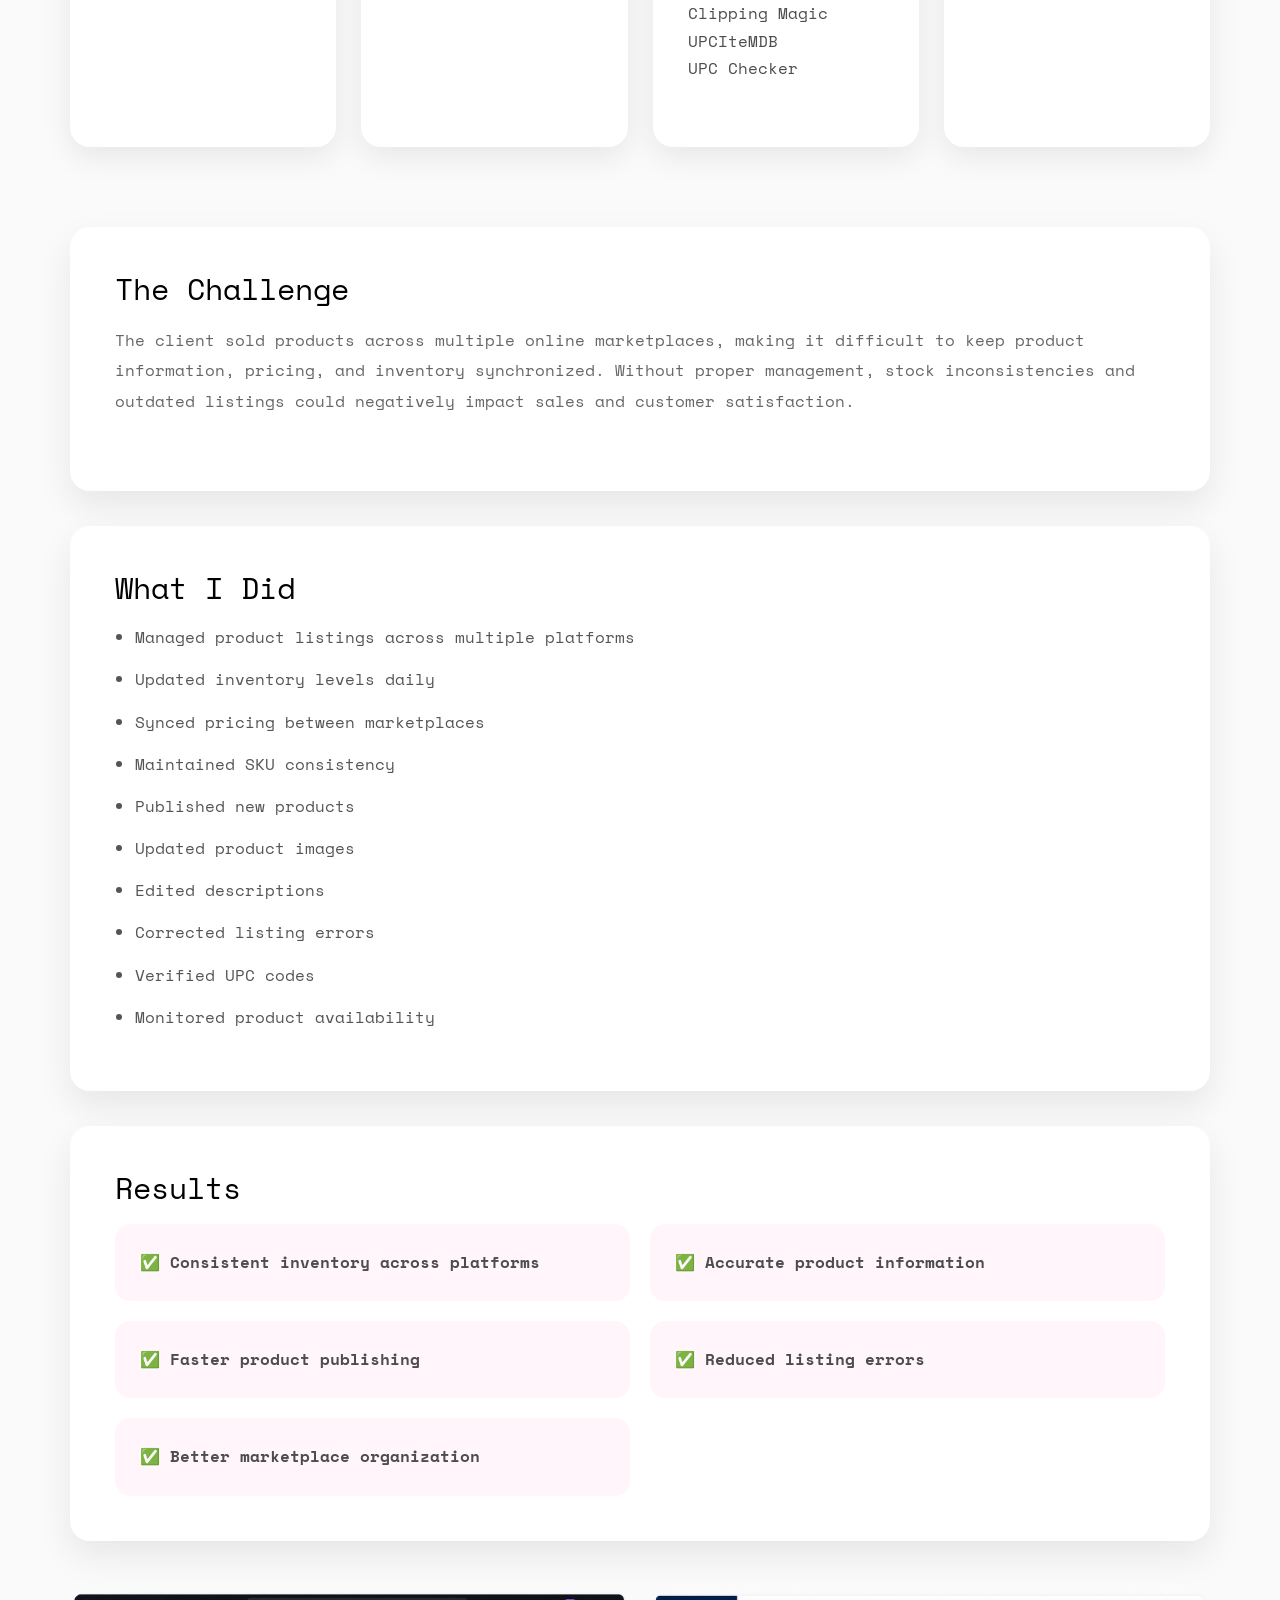
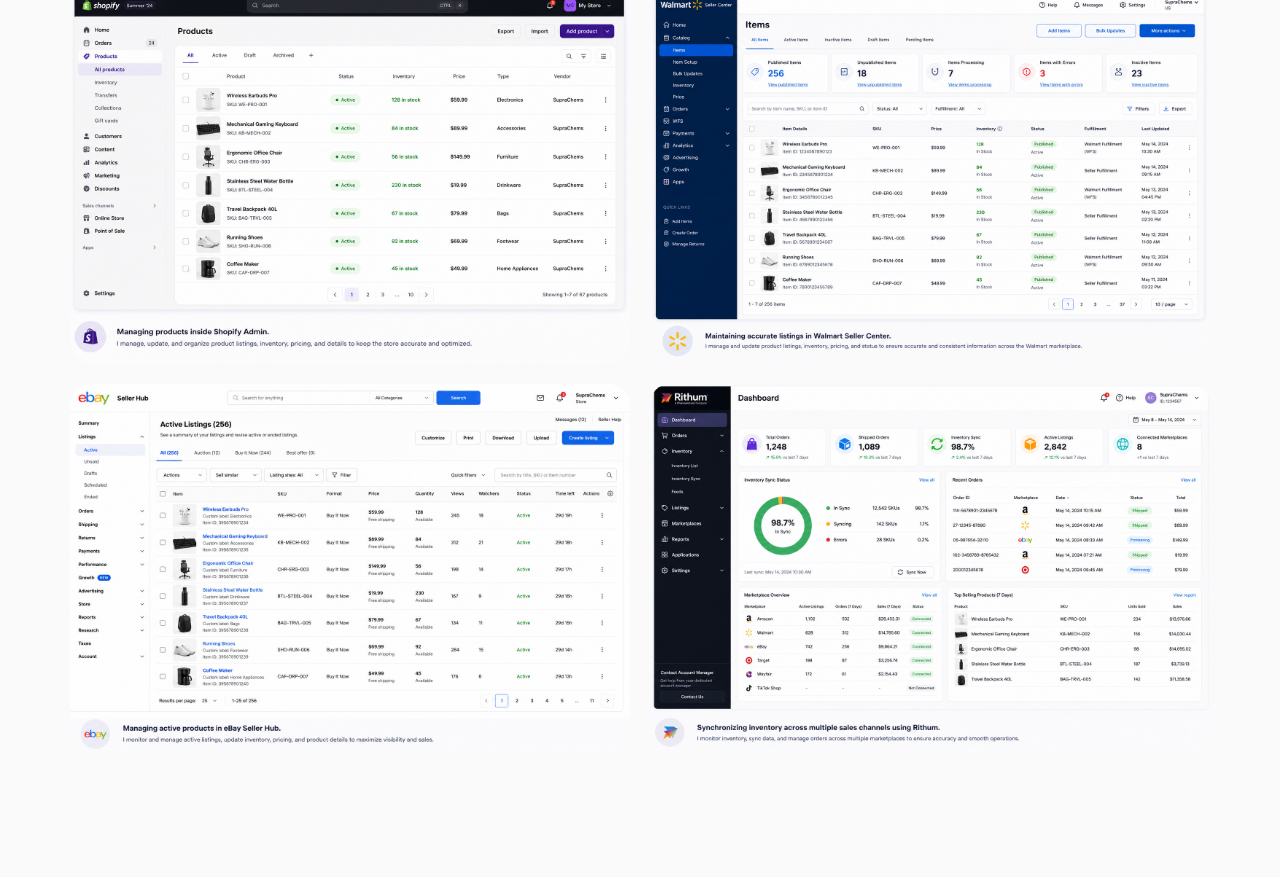
<file: marketplace.html>
<!DOCTYPE HTML>
<html>
	<head>
	<meta charset="utf-8">
	<meta http-equiv="X-UA-Compatible" content="IE=edge">
	<title>Xyriel Ira Ramirez - Marketplace Management</title>
	<meta name="viewport" content="width=device-width, initial-scale=1">
	<meta name="description" content="Free HTML5 Website Template by freehtml5.co" />
	<meta name="keywords" content="free website templates, free html5, free template, free bootstrap, free website template, html5, css3, mobile first, responsive" />
	<meta name="author" content="freehtml5.co" />

	

  	<!-- Facebook and Twitter integration -->
	<meta property="og:title" content=""/>
	<meta property="og:image" content=""/>
	<meta property="og:url" content=""/>
	<meta property="og:site_name" content=""/>
	<meta property="og:description" content=""/>
	<meta name="twitter:title" content="" />
	<meta name="twitter:image" content="" />
	<meta name="twitter:url" content="" />
	<meta name="twitter:card" content="" />

	<link href="https://fonts.googleapis.com/css?family=Space+Mono" rel="stylesheet">
	<link href="https://fonts.googleapis.com/css?family=Kaushan+Script" rel="stylesheet">
	<link rel="stylesheet"
href="https://cdnjs.cloudflare.com/ajax/libs/font-awesome/6.5.2/css/all.min.css">
	
	<!-- Animate.css -->
	<link rel="stylesheet" href="css/animate.css">
	<!-- Icomoon Icon Fonts-->
	<link rel="stylesheet" href="css/icomoon.css">
	<!-- Bootstrap  -->
	<link rel="stylesheet" href="css/bootstrap.css">

	<!-- Theme style  -->
	<link rel="stylesheet" href="css/style.css">

	<!-- Modernizr JS -->
	<script src="js/modernizr-2.6.2.min.js"></script>
	<!-- FOR IE9 below -->
	<!--[if lt IE 9]>
	<script src="js/respond.min.js"></script>
	<![endif]-->

	</head>
	<body>
		

	
	<div id="page">	
	<header id="hero">

    <nav class="navbar">

         <a href="index.html" class="logo">
            <div class="logo">
                XYRIEL IRA RAMIREZ
            </div>
        </a>

        <ul class="nav-links">
            <li><a href="#about">About</a></li>
            <li><a href="#services">Services</a></li>
			<li class="dropdown">

				<a href="#portfolio">Works</a>

				<ul class="submenu">

					<li><a href="podlisting.html">Shopify Product Listing</a></li>

					<li><a href="seo.html">SEO Optimization</a></li>

					<li><a href="marketplace.html">Marketplace Management</a></li>

					<li><a href="research.html">Product Research</a></li>

					<li><a href="image-editing.html">Image Enhancement</a></li>

					<li><a href="admin.html">Administrative Support</a></li>

				</ul>

			</li>
             <li><a href="certificates.html">Certificates</a></li>
            <li> 
			

                <a href="https://www.linkedin.com/in/xyriel-ira-ramirez-121ab71b5/" class="btn-primary">
                    Hire Me
                </a>

           </li>
        </ul>

    </nav>
    <!-- ===========================================
                PROJECT CASE STUDY
============================================ -->

<section class="project-section">

    <div class="container">

        <div class="project-header">

            <span class="project-category">
                MARKETPLACE • MULTI-CHANNEL MANAGEMENT
            </span>

            <h1>
                Marketplace Management
            </h1>

            <p>

                Managed products across Shopify,
                Walmart Seller Center, eBay, and Rithum
                while maintaining inventory accuracy
                across multiple sales channels.

            </p>

        </div>

        <div class="project-image">

            <!-- Replace with your screenshot -->

            <img src="images/Featured Works/Multi-Channel Management.png" alt="Shopify Project">

        </div>

        <div class="project-grid">

            <div class="project-card">

                <h3>
                    📌 Client
                </h3>

                <p>
                    Confidential Marketplace Store
                </p>

            </div>

            <div class="project-card">

                <h3>
                    ⏳ Duration
                </h3>

                <p>
                    2 years May 2023-May 2025
                </p>

            </div>

            <div class="project-card">

                <h3>
                    🛠 Tools
                </h3>

                <p>

                    Shopify<br>
                    ChannelAdvisor<br>
                    Walmart Seller Center<br>
                    HTML5Editor<br>
                    Google Sheets<br>
                    Clipping Magic<br>
                    UPCIteMDB<br>
                    UPC Checker

                </p>

            </div>

            <div class="project-card">

                <h3>
                    💼 Role
                </h3>

                <p>
                   E-Commerce Product Specialist<br>     
                    Product Listing<br>
                    SEO<br>
                    Image Editing<br>
                    Inventory

                </p>

            </div>

        </div>


        <!-- Challenge -->

        <div class="case-study">

            <h2>
                The Challenge
            </h2>

            <p>

            The client sold products across multiple online marketplaces,
            making it difficult to keep product information, pricing,
            and inventory synchronized.

            Without proper management, stock inconsistencies
            and outdated listings could negatively impact sales
            and customer satisfaction.

            </p>

        </div>


        <!-- Solution -->

        <div class="case-study">

            <h2>
                What I Did
            </h2>

            <ul>

                <li>Managed product listings across multiple platforms</li>

                <li>Updated inventory levels daily</li>

                <li>Synced pricing between marketplaces</li>

                <li>Maintained SKU consistency</li>

                <li>Published new products</li>

                <li>Updated product images</li>

                <li>Edited descriptions</li>

                <li>Corrected listing errors</li>

                <li>Verified UPC codes</li>

                <li>Monitored product availability</li>

            </ul>

        </div>


        <!-- Results -->

        <div class="case-study">

            <h2>
                Results
            </h2>

            <div class="results">

                <div>

                    ✅ Consistent inventory across platforms

                </div>

                <div>

                    ✅ Accurate product information

                </div>

                <div>

                    ✅ Faster product publishing

                </div>

                <div>

                    ✅ Reduced listing errors

                </div>

                <div>

                    ✅ Better marketplace organization

                </div>

            </div>

        </div>


        <!-- Gallery -->

        <div class="project-gallery">

            <img src="images/marketplace/Shopify.png">
             <img src="images/marketplace/walmart.png">
              <img src="images/marketplace/ebay.png">
               <img src="images/marketplace/rithuim.png">



        </div>

    </div>

</section>
</body>
</html>
</file>
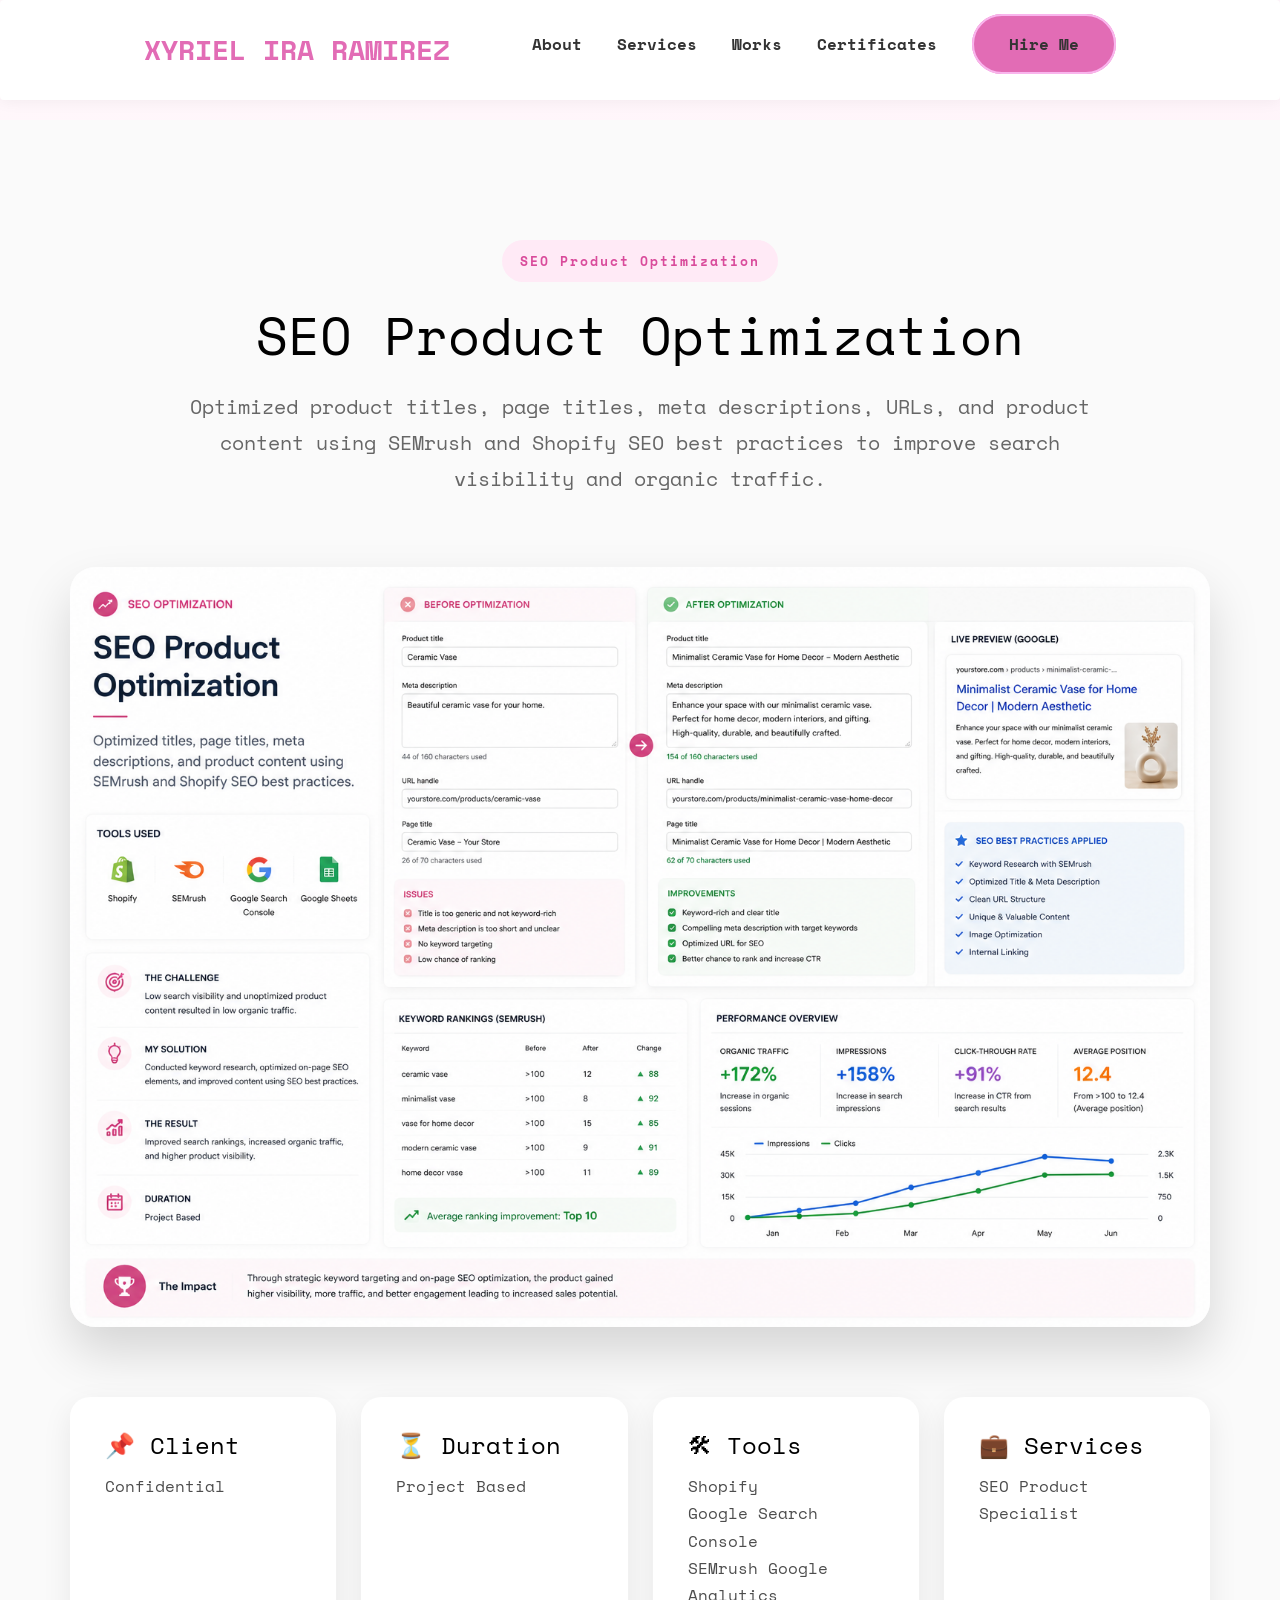
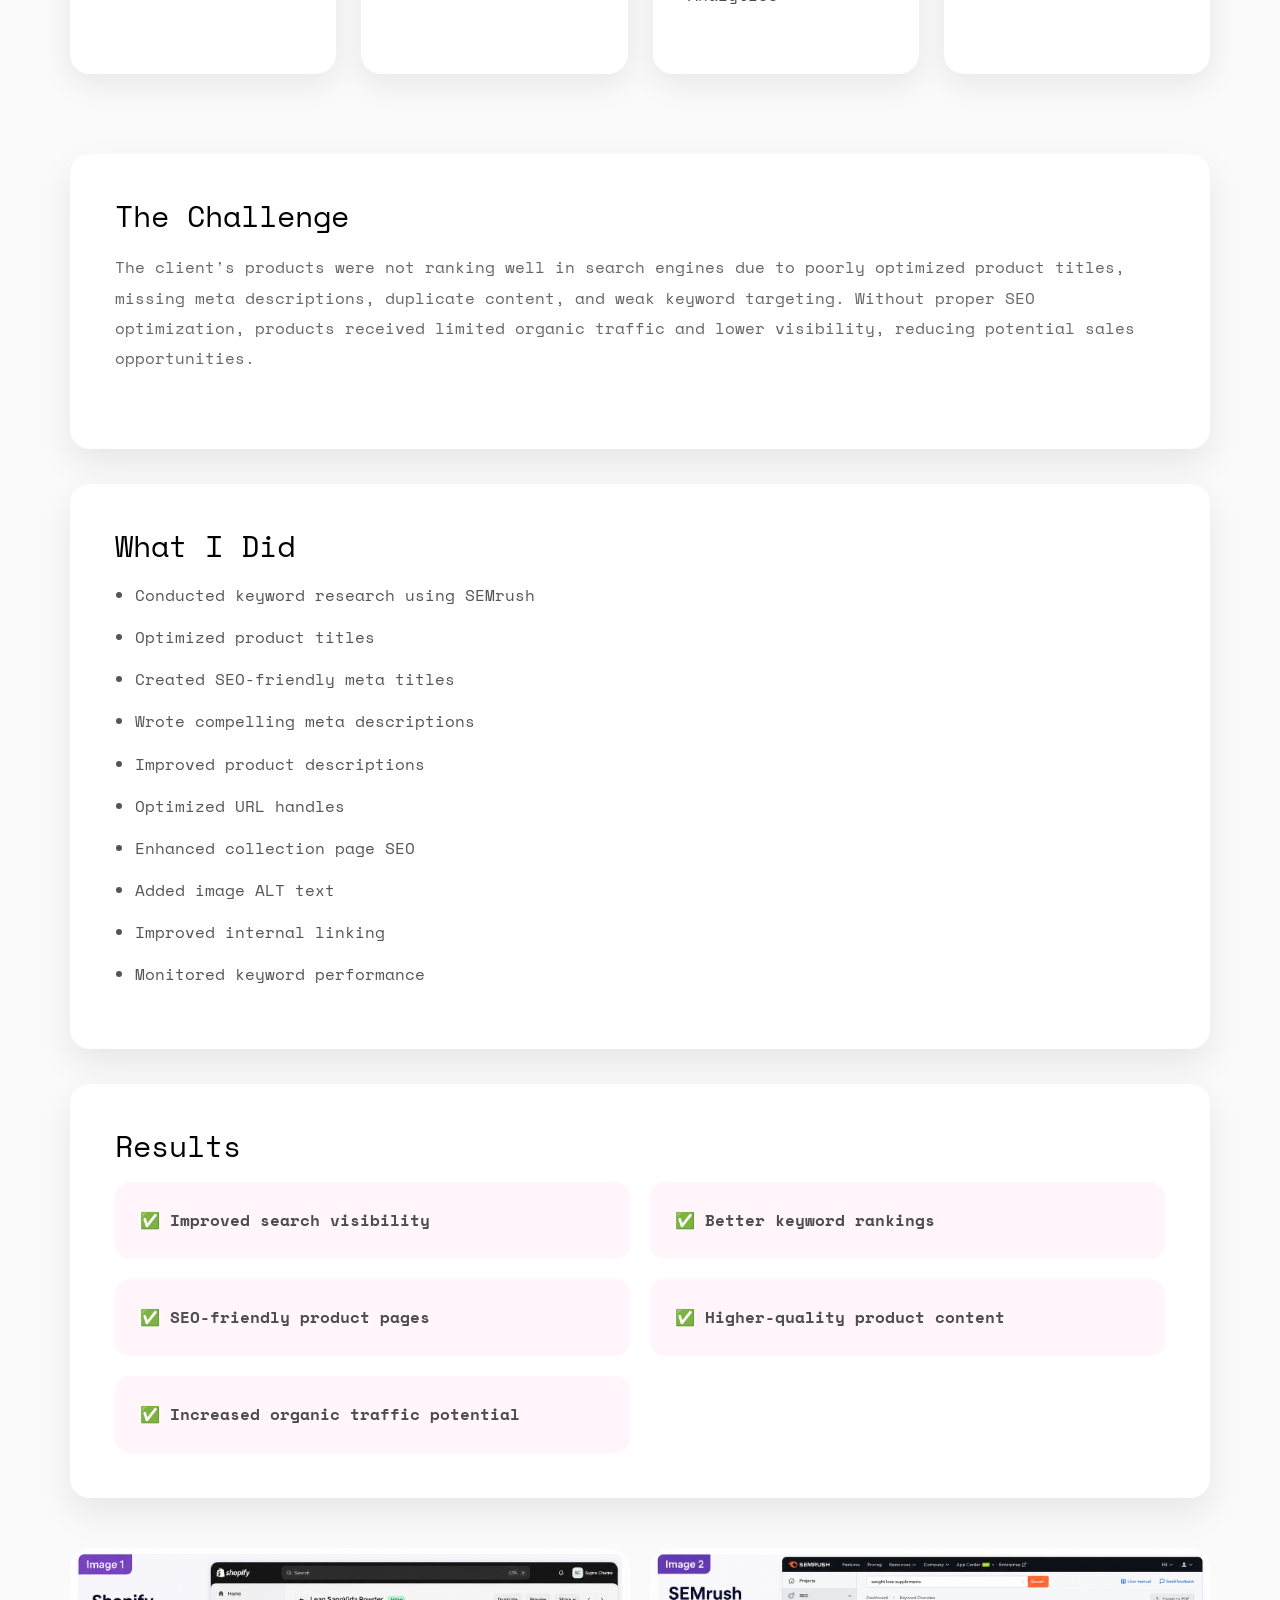
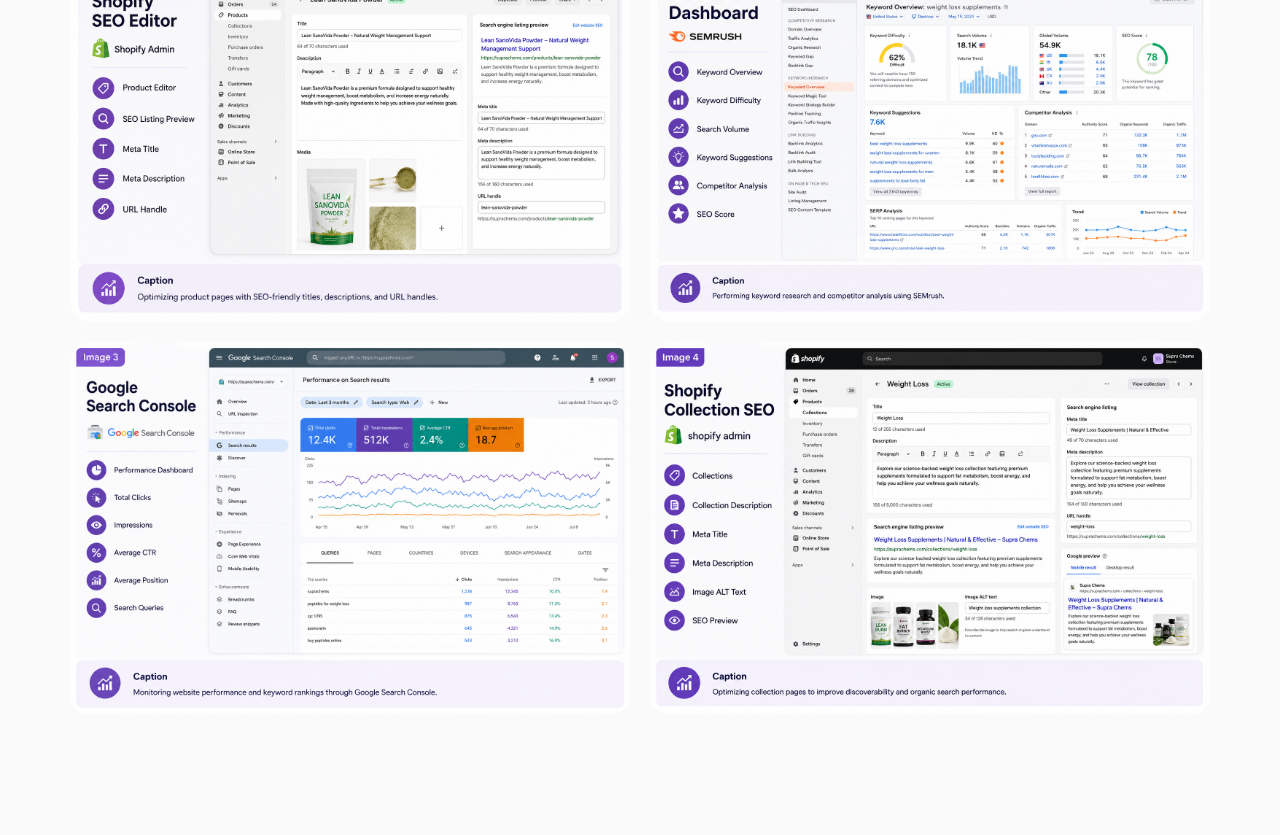
<file: research.html>
<!DOCTYPE HTML>
<html>
	<head>
	<meta charset="utf-8">
	<meta http-equiv="X-UA-Compatible" content="IE=edge">
	<title>Xyriel Ira Ramirez - Certifications</title>
	<meta name="viewport" content="width=device-width, initial-scale=1">
	<meta name="description" content="Free HTML5 Website Template by freehtml5.co" />
	<meta name="keywords" content="free website templates, free html5, free template, free bootstrap, free website template, html5, css3, mobile first, responsive" />
	<meta name="author" content="freehtml5.co" />

	

  	<!-- Facebook and Twitter integration -->
	<meta property="og:title" content=""/>
	<meta property="og:image" content=""/>
	<meta property="og:url" content=""/>
	<meta property="og:site_name" content=""/>
	<meta property="og:description" content=""/>
	<meta name="twitter:title" content="" />
	<meta name="twitter:image" content="" />
	<meta name="twitter:url" content="" />
	<meta name="twitter:card" content="" />

	<link href="https://fonts.googleapis.com/css?family=Space+Mono" rel="stylesheet">
	<link href="https://fonts.googleapis.com/css?family=Kaushan+Script" rel="stylesheet">
	<link rel="stylesheet"
href="https://cdnjs.cloudflare.com/ajax/libs/font-awesome/6.5.2/css/all.min.css">
	
	<!-- Animate.css -->
	<link rel="stylesheet" href="css/animate.css">
	<!-- Icomoon Icon Fonts-->
	<link rel="stylesheet" href="css/icomoon.css">
	<!-- Bootstrap  -->
	<link rel="stylesheet" href="css/bootstrap.css">

	<!-- Theme style  -->
	<link rel="stylesheet" href="css/style.css">

	<!-- Modernizr JS -->
	<script src="js/modernizr-2.6.2.min.js"></script>
	<!-- FOR IE9 below -->
	<!--[if lt IE 9]>
	<script src="js/respond.min.js"></script>
	<![endif]-->

	</head>
	<body>
		

	
	<div id="page">	
	<header id="hero">

    <nav class="navbar">

         <a href="index.html" class="logo">
            <div class="logo">
                XYRIEL IRA RAMIREZ
            </div>
        </a>

        <ul class="nav-links">
            <li><a href="#about">About</a></li>
            <li><a href="#services">Services</a></li>
			<li class="dropdown">

				<a href="#portfolio">Works</a>

				<ul class="submenu">

					<li><a href="podlisting.html">Shopify Product Listing</a></li>

					<li><a href="seo.html">SEO Optimization</a></li>

					<li><a href="marketplace.html">Marketplace Management</a></li>

					<li><a href="research.html">Product Research</a></li>

					<li><a href="image-editing.html">Image Enhancement</a></li>

					<li><a href="admin.html">Administrative Support</a></li>

				</ul>

			</li>
             <li><a href="certificates.html">Certificates</a></li>

            <li> 
			

                <a href="https://www.linkedin.com/in/xyriel-ira-ramirez-121ab71b5/" class="btn-primary">
                    Hire Me
                </a>

           </li>
        </ul>

    </nav>
    <!-- ===========================================
                PROJECT CASE STUDY
============================================ -->

<section class="project-section">

    <div class="container">

        <div class="project-header">

            <span class="project-category">
                SEO Product Optimization
            </span>

            <h1>
               SEO Product Optimization
            </h1>

            <p>


Optimized product titles, page titles,
meta descriptions, URLs, and product content
using SEMrush and Shopify SEO best practices
to improve search visibility and organic traffic.

            </p>

        </div>

        <div class="project-image">

            <!-- Replace with your screenshot -->

            <img src="images/Featured Works/SEO Product Optimization.png" alt="SEO Project">

        </div>

        <div class="project-grid">

            <div class="project-card">

                <h3>
                    📌 Client
                </h3>

                <p>
                    Confidential
                </p>

            </div>

            <div class="project-card">

                <h3>
                    ⏳ Duration
                </h3>

                <p>
                    Project Based
                </p>

            </div>

            <div class="project-card">

                <h3>
                    🛠 Tools
                </h3>

                <p>

                   Shopify<br>
                   Google Search Console<br>
                   SEMrush
                   Google Analytics

                </p>

            </div>

            <div class="project-card">

                <h3>
                    💼 Services
                </h3>

                <p>

                    SEO Product Specialist

                </p>

            </div>

        </div>


        <!-- Challenge -->

        <div class="case-study">

            <h2>
                The Challenge
            </h2>

            <p>

                The client's products were not ranking well in search engines due to
poorly optimized product titles, missing meta descriptions,
duplicate content, and weak keyword targeting.

Without proper SEO optimization, products received
limited organic traffic and lower visibility,
reducing potential sales opportunities.

            </p>

        </div>


        <!-- Solution -->

        <div class="case-study">

            <h2>
                What I Did
            </h2>

            <ul>

                <li>Conducted keyword research using SEMrush</li>

                <li>Optimized product titles</li>

                <li>Created SEO-friendly meta titles</li>

                <li>Wrote compelling meta descriptions</li>

                <li>Improved product descriptions</li>

                <li>Optimized URL handles</li>
                <li>Enhanced collection page SEO</li>
                <li>Added image ALT text</li>
                <li>Improved internal linking</li>
                <li>Monitored keyword performance</li>

            </ul>

        </div>


        <!-- Results -->

        <div class="case-study">

            <h2>
                Results
            </h2>

            <div class="results">

                <div>

                    ✅ Improved search visibility

                </div>

                <div>

                    ✅ Better keyword rankings

                </div>

                <div>

                    ✅ SEO-friendly product pages

                </div>

                <div>

                    ✅ Higher-quality product content

                </div>
                <div>

                    ✅ Increased organic traffic potential

                </div>

            </div>

        </div>


        <!-- Gallery -->

        <div class="project-gallery">

            <img src="images/seo/seo shopify.png">
            <img src="images/seo/semrush.png">
            <img src="images/seo/gsc.png">
            <img src="images/seo/shopify collection.png">

        </div>

    </div>

</section>
</body>
</html>
</file>
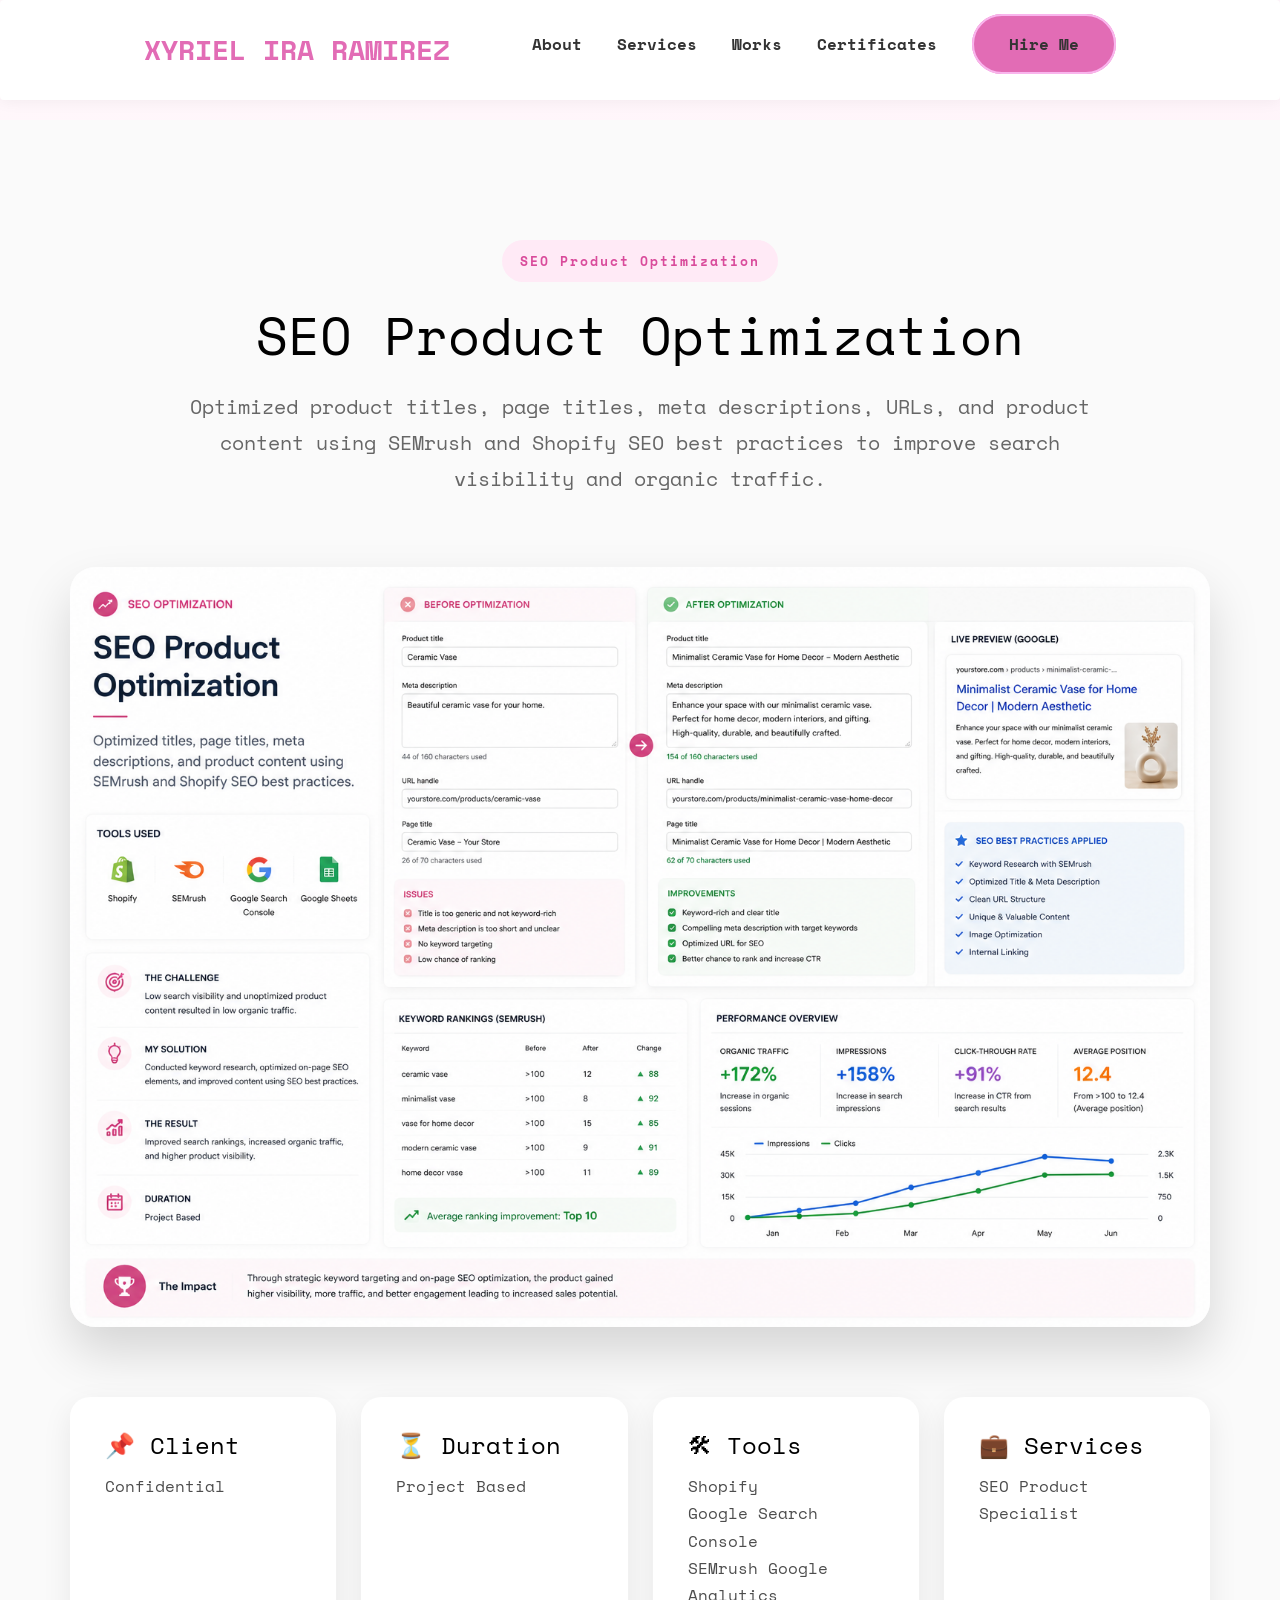
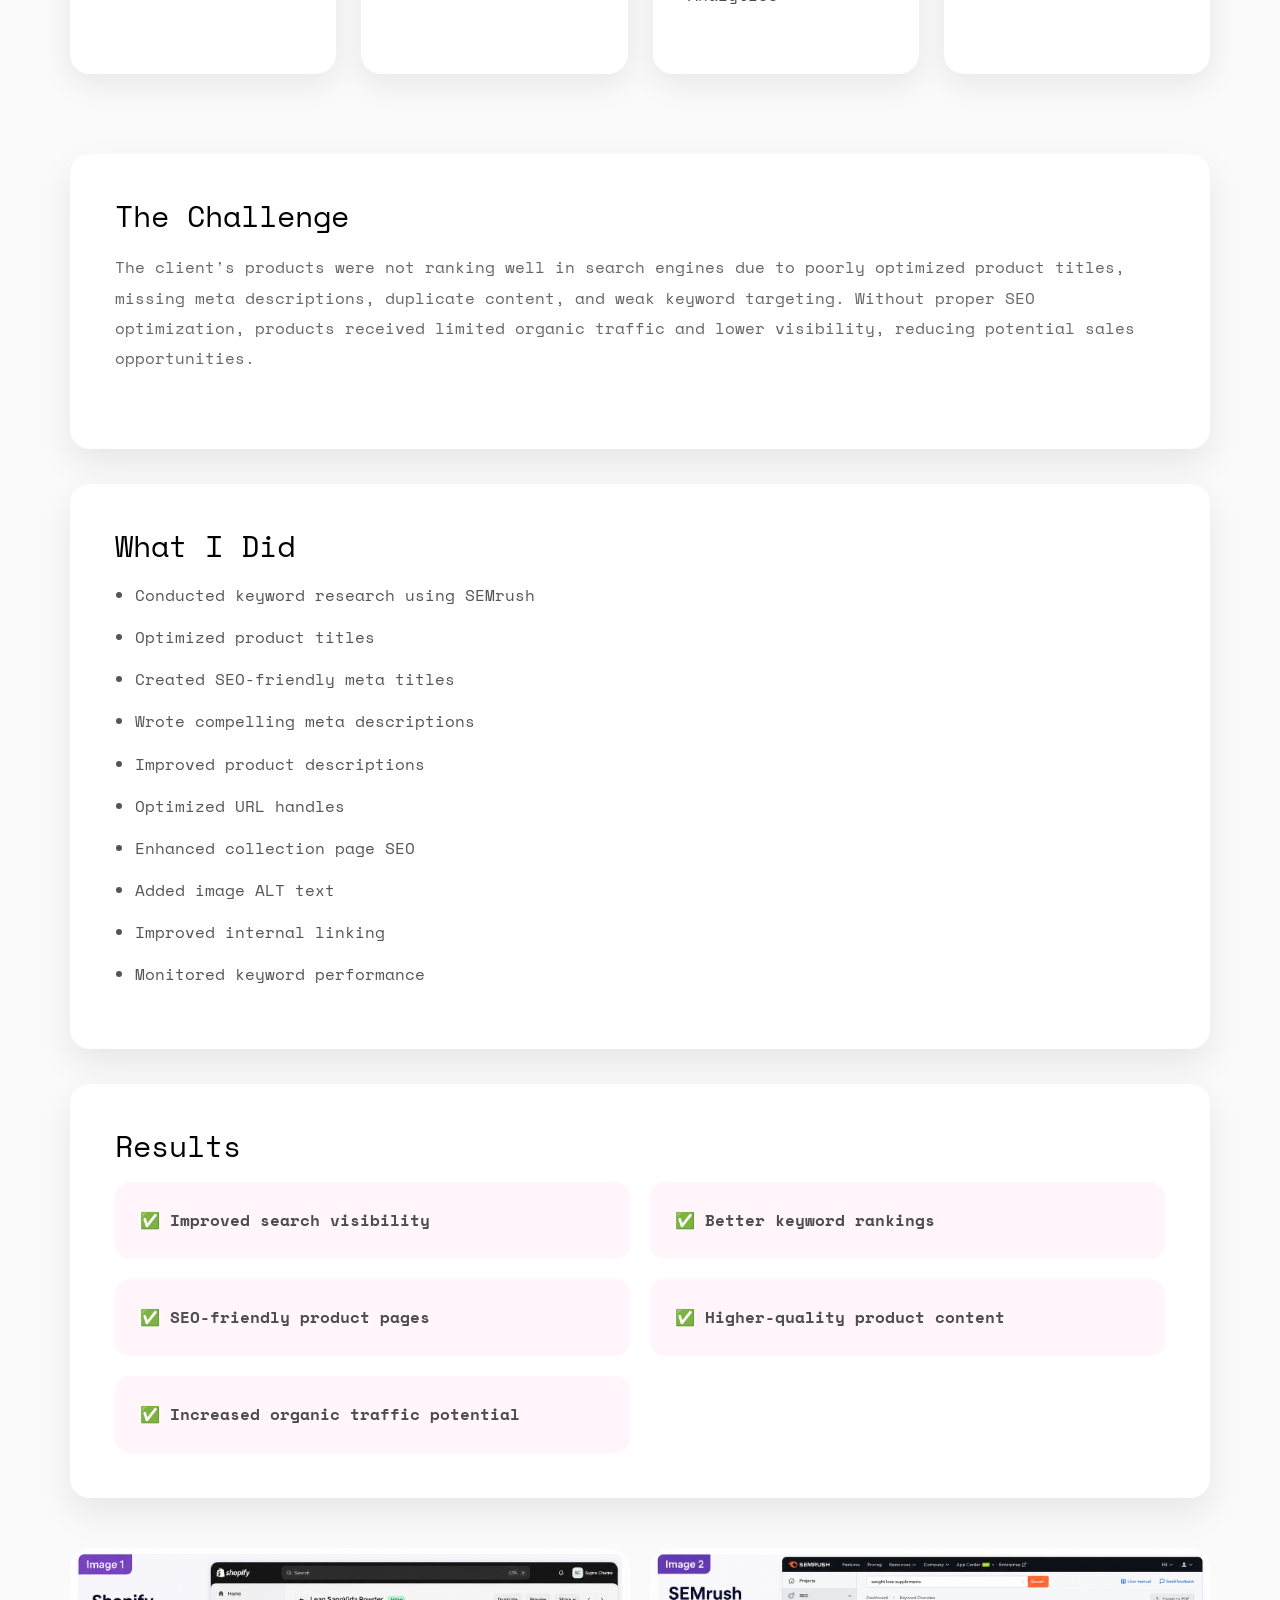
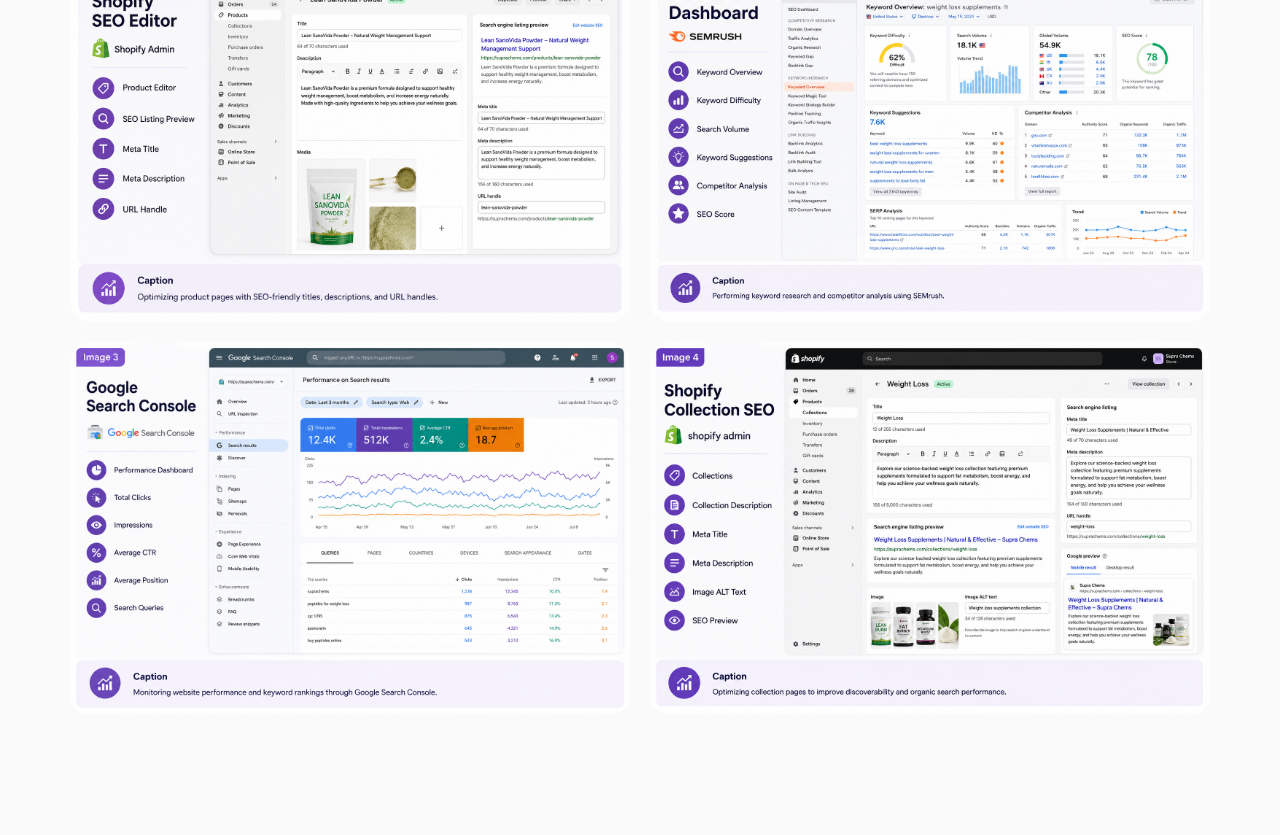
<file: seo.html>
<!DOCTYPE HTML>
<html>
	<head>
	<meta charset="utf-8">
	<meta http-equiv="X-UA-Compatible" content="IE=edge">
	<title>Xyriel Ira Ramirez - SEO Optimization</title>
	<meta name="viewport" content="width=device-width, initial-scale=1">
	<meta name="description" content="Free HTML5 Website Template by freehtml5.co" />
	<meta name="keywords" content="free website templates, free html5, free template, free bootstrap, free website template, html5, css3, mobile first, responsive" />
	<meta name="author" content="freehtml5.co" />

	

  	<!-- Facebook and Twitter integration -->
	<meta property="og:title" content=""/>
	<meta property="og:image" content=""/>
	<meta property="og:url" content=""/>
	<meta property="og:site_name" content=""/>
	<meta property="og:description" content=""/>
	<meta name="twitter:title" content="" />
	<meta name="twitter:image" content="" />
	<meta name="twitter:url" content="" />
	<meta name="twitter:card" content="" />

	<link href="https://fonts.googleapis.com/css?family=Space+Mono" rel="stylesheet">
	<link href="https://fonts.googleapis.com/css?family=Kaushan+Script" rel="stylesheet">
	<link rel="stylesheet"
href="https://cdnjs.cloudflare.com/ajax/libs/font-awesome/6.5.2/css/all.min.css">
	
	<!-- Animate.css -->
	<link rel="stylesheet" href="css/animate.css">
	<!-- Icomoon Icon Fonts-->
	<link rel="stylesheet" href="css/icomoon.css">
	<!-- Bootstrap  -->
	<link rel="stylesheet" href="css/bootstrap.css">

	<!-- Theme style  -->
	<link rel="stylesheet" href="css/style.css">

	<!-- Modernizr JS -->
	<script src="js/modernizr-2.6.2.min.js"></script>
	<!-- FOR IE9 below -->
	<!--[if lt IE 9]>
	<script src="js/respond.min.js"></script>
	<![endif]-->

	</head>
	<body>
		

	
	<div id="page">	
	<header id="hero">

    <nav class="navbar">

         <a href="index.html" class="logo">
            <div class="logo">
                XYRIEL IRA RAMIREZ
            </div>
        </a>

        <ul class="nav-links">
            <li><a href="#about">About</a></li>
            <li><a href="#services">Services</a></li>
			<li class="dropdown">

				<a href="#portfolio">Works</a>

				<ul class="submenu">

					<li><a href="podlisting.html">Shopify Product Listing</a></li>

					<li><a href="seo.html">SEO Optimization</a></li>

					<li><a href="marketplace.html">Marketplace Management</a></li>

					<li><a href="research.html">Product Research</a></li>

					<li><a href="image-editing.html">Image Enhancement</a></li>

					<li><a href="admin.html">Administrative Support</a></li>

				</ul>

			</li>
             <li><a href="certificates.html">Certificates</a></li>
            <li> 
			

                <a href="https://www.linkedin.com/in/xyriel-ira-ramirez-121ab71b5/" class="btn-primary">
                    Hire Me
                </a>

           </li>
        </ul>

    </nav>
    <!-- ===========================================
                PROJECT CASE STUDY
============================================ -->

<section class="project-section">

    <div class="container">

        <div class="project-header">

            <span class="project-category">
                SEO Product Optimization
            </span>

            <h1>
               SEO Product Optimization
            </h1>

            <p>


Optimized product titles, page titles,
meta descriptions, URLs, and product content
using SEMrush and Shopify SEO best practices
to improve search visibility and organic traffic.

            </p>

        </div>

        <div class="project-image">

            <!-- Replace with your screenshot -->

            <img src="images/Featured Works/SEO Product Optimization.png" alt="SEO Project">

        </div>

        <div class="project-grid">

            <div class="project-card">

                <h3>
                    📌 Client
                </h3>

                <p>
                    Confidential
                </p>

            </div>

            <div class="project-card">

                <h3>
                    ⏳ Duration
                </h3>

                <p>
                    Project Based
                </p>

            </div>

            <div class="project-card">

                <h3>
                    🛠 Tools
                </h3>

                <p>

                   Shopify<br>
                   Google Search Console<br>
                   SEMrush
                   Google Analytics

                </p>

            </div>

            <div class="project-card">

                <h3>
                    💼 Services
                </h3>

                <p>

                    SEO Product Specialist

                </p>

            </div>

        </div>


        <!-- Challenge -->

        <div class="case-study">

            <h2>
                The Challenge
            </h2>

            <p>

                The client's products were not ranking well in search engines due to
poorly optimized product titles, missing meta descriptions,
duplicate content, and weak keyword targeting.

Without proper SEO optimization, products received
limited organic traffic and lower visibility,
reducing potential sales opportunities.

            </p>

        </div>


        <!-- Solution -->

        <div class="case-study">

            <h2>
                What I Did
            </h2>

            <ul>

                <li>Conducted keyword research using SEMrush</li>

                <li>Optimized product titles</li>

                <li>Created SEO-friendly meta titles</li>

                <li>Wrote compelling meta descriptions</li>

                <li>Improved product descriptions</li>

                <li>Optimized URL handles</li>
                <li>Enhanced collection page SEO</li>
                <li>Added image ALT text</li>
                <li>Improved internal linking</li>
                <li>Monitored keyword performance</li>

            </ul>

        </div>


        <!-- Results -->

        <div class="case-study">

            <h2>
                Results
            </h2>

            <div class="results">

                <div>

                    ✅ Improved search visibility

                </div>

                <div>

                    ✅ Better keyword rankings

                </div>

                <div>

                    ✅ SEO-friendly product pages

                </div>

                <div>

                    ✅ Higher-quality product content

                </div>
                <div>

                    ✅ Increased organic traffic potential

                </div>

            </div>

        </div>


        <!-- Gallery -->

        <div class="project-gallery">

            <img src="images/seo/seo shopify.png">
            <img src="images/seo/semrush.png">
            <img src="images/seo/gsc.png">
            <img src="images/seo/shopify collection.png">

        </div>

    </div>

</section>
</body>
</html>
</file>
<file: css/icomoon.css>
@font-face {
    font-family: 'icomoon';
    src:    url('fonts/icomoon.eot?1oniuf');
    src:    url('fonts/icomoon.eot?1oniuf#iefix') format('embedded-opentype'),
        url('fonts/icomoon.ttf?1oniuf') format('truetype'),
        url('fonts/icomoon.woff?1oniuf') format('woff'),
        url('fonts/icomoon.svg?1oniuf#icomoon') format('svg');
    font-weight: normal;
    font-style: normal;
}

[class^="icon-"], [class*=" icon-"] {
    /* use !important to prevent issues with browser extensions that change fonts */
    font-family: 'icomoon' !important;
    speak: none;
    font-style: normal;
    font-weight: normal;
    font-variant: normal;
    text-transform: none;
    line-height: 1;

    /* Better Font Rendering =========== */
    -webkit-font-smoothing: antialiased;
    -moz-osx-font-smoothing: grayscale;
}

.icon-mobile:before {
    content: "\e000";
}
.icon-laptop:before {
    content: "\e001";
}
.icon-desktop:before {
    content: "\e002";
}
.icon-tablet:before {
    content: "\e003";
}
.icon-phone:before {
    content: "\e004";
}
.icon-document:before {
    content: "\e005";
}
.icon-documents:before {
    content: "\e006";
}
.icon-search:before {
    content: "\e007";
}
.icon-clipboard:before {
    content: "\e008";
}
.icon-newspaper:before {
    content: "\e009";
}
.icon-notebook:before {
    content: "\e00a";
}
.icon-book-open:before {
    content: "\e00b";
}
.icon-browser:before {
    content: "\e00c";
}
.icon-calendar:before {
    content: "\e00d";
}
.icon-presentation:before {
    content: "\e00e";
}
.icon-picture:before {
    content: "\e00f";
}
.icon-pictures:before {
    content: "\e010";
}
.icon-video:before {
    content: "\e011";
}
.icon-camera:before {
    content: "\e012";
}
.icon-printer:before {
    content: "\e013";
}
.icon-toolbox:before {
    content: "\e014";
}
.icon-briefcase:before {
    content: "\e015";
}
.icon-wallet:before {
    content: "\e016";
}
.icon-gift:before {
    content: "\e017";
}
.icon-bargraph:before {
    content: "\e018";
}
.icon-grid:before {
    content: "\e019";
}
.icon-expand:before {
    content: "\e01a";
}
.icon-focus:before {
    content: "\e01b";
}
.icon-edit:before {
    content: "\e01c";
}
.icon-adjustments:before {
    content: "\e01d";
}
.icon-ribbon:before {
    content: "\e01e";
}
.icon-hourglass:before {
    content: "\e01f";
}
.icon-lock:before {
    content: "\e020";
}
.icon-megaphone:before {
    content: "\e021";
}
.icon-shield:before {
    content: "\e022";
}
.icon-trophy:before {
    content: "\e023";
}
.icon-flag:before {
    content: "\e024";
}
.icon-map:before {
    content: "\e025";
}
.icon-puzzle:before {
    content: "\e026";
}
.icon-basket:before {
    content: "\e027";
}
.icon-envelope:before {
    content: "\e028";
}
.icon-streetsign:before {
    content: "\e029";
}
.icon-telescope:before {
    content: "\e02a";
}
.icon-gears:before {
    content: "\e02b";
}
.icon-key:before {
    content: "\e02c";
}
.icon-paperclip:before {
    content: "\e02d";
}
.icon-attachment:before {
    content: "\e02e";
}
.icon-pricetags:before {
    content: "\e02f";
}
.icon-lightbulb:before {
    content: "\e030";
}
.icon-layers:before {
    content: "\e031";
}
.icon-pencil:before {
    content: "\e032";
}
.icon-tools:before {
    content: "\e033";
}
.icon-tools-2:before {
    content: "\e034";
}
.icon-scissors:before {
    content: "\e035";
}
.icon-paintbrush:before {
    content: "\e036";
}
.icon-magnifying-glass:before {
    content: "\e037";
}
.icon-circle-compass:before {
    content: "\e038";
}
.icon-linegraph:before {
    content: "\e039";
}
.icon-mic:before {
    content: "\e03a";
}
.icon-strategy:before {
    content: "\e03b";
}
.icon-beaker:before {
    content: "\e03c";
}
.icon-caution:before {
    content: "\e03d";
}
.icon-recycle:before {
    content: "\e03e";
}
.icon-anchor:before {
    content: "\e03f";
}
.icon-profile-male:before {
    content: "\e040";
}
.icon-profile-female:before {
    content: "\e041";
}
.icon-bike:before {
    content: "\e042";
}
.icon-wine:before {
    content: "\e043";
}
.icon-hotairballoon:before {
    content: "\e044";
}
.icon-globe:before {
    content: "\e045";
}
.icon-genius:before {
    content: "\e046";
}
.icon-map-pin:before {
    content: "\e047";
}
.icon-dial:before {
    content: "\e048";
}
.icon-chat:before {
    content: "\e049";
}
.icon-heart:before {
    content: "\e04a";
}
.icon-cloud:before {
    content: "\e04b";
}
.icon-upload:before {
    content: "\e04c";
}
.icon-download:before {
    content: "\e04d";
}
.icon-target:before {
    content: "\e04e";
}
.icon-hazardous:before {
    content: "\e04f";
}
.icon-piechart:before {
    content: "\e050";
}
.icon-speedometer:before {
    content: "\e051";
}
.icon-global:before {
    content: "\e052";
}
.icon-compass:before {
    content: "\e053";
}
.icon-lifesaver:before {
    content: "\e054";
}
.icon-clock:before {
    content: "\e055";
}
.icon-aperture:before {
    content: "\e056";
}
.icon-quote:before {
    content: "\e057";
}
.icon-scope:before {
    content: "\e058";
}
.icon-alarmclock:before {
    content: "\e059";
}
.icon-refresh:before {
    content: "\e05a";
}
.icon-happy:before {
    content: "\e05b";
}
.icon-sad:before {
    content: "\e05c";
}
.icon-facebook:before {
    content: "\e05d";
}
.icon-twitter:before {
    content: "\e05e";
}
.icon-googleplus:before {
    content: "\e05f";
}
.icon-rss:before {
    content: "\e060";
}
.icon-tumblr:before {
    content: "\e061";
}
.icon-linkedin:before {
    content: "\e062";
}
.icon-dribbble:before {
    content: "\e063";
}
.icon-box2:before {
    content: "\ea82";
}
.icon-write:before {
    content: "\ea83";
}
.icon-clock2:before {
    content: "\ea84";
}
.icon-reply2:before {
    content: "\ea85";
}
.icon-reply-all2:before {
    content: "\ea86";
}
.icon-forward2:before {
    content: "\ea87";
}
.icon-flag2:before {
    content: "\ea88";
}
.icon-search2:before {
    content: "\ea89";
}
.icon-trash2:before {
    content: "\ea8a";
}
.icon-envelope2:before {
    content: "\ea8b";
}
.icon-bubble:before {
    content: "\ea8c";
}
.icon-bubbles:before {
    content: "\ea8d";
}
.icon-user2:before {
    content: "\ea8e";
}
.icon-users2:before {
    content: "\ea8f";
}
.icon-cloud2:before {
    content: "\ea90";
}
.icon-download2:before {
    content: "\ea91";
}
.icon-upload2:before {
    content: "\ea92";
}
.icon-rain:before {
    content: "\ea93";
}
.icon-sun:before {
    content: "\ea94";
}
.icon-moon2:before {
    content: "\ea95";
}
.icon-bell2:before {
    content: "\ea96";
}
.icon-folder2:before {
    content: "\ea97";
}
.icon-pin2:before {
    content: "\ea98";
}
.icon-sound2:before {
    content: "\ea99";
}
.icon-microphone:before {
    content: "\ea9a";
}
.icon-camera2:before {
    content: "\ea9b";
}
.icon-image2:before {
    content: "\ea9c";
}
.icon-cog2:before {
    content: "\ea9d";
}
.icon-calendar2:before {
    content: "\ea9e";
}
.icon-book2:before {
    content: "\ea9f";
}
.icon-map-marker:before {
    content: "\eaa0";
}
.icon-store:before {
    content: "\eaa1";
}
.icon-support:before {
    content: "\eaa2";
}
.icon-tag2:before {
    content: "\eaa3";
}
.icon-heart2:before {
    content: "\eaa4";
}
.icon-video-camera:before {
    content: "\eaa5";
}
.icon-trophy2:before {
    content: "\eaa6";
}
.icon-cart:before {
    content: "\eaa7";
}
.icon-eye2:before {
    content: "\eaa8";
}
.icon-cancel:before {
    content: "\eaa9";
}
.icon-chart:before {
    content: "\eaaa";
}
.icon-target2:before {
    content: "\eaab";
}
.icon-printer2:before {
    content: "\eaac";
}
.icon-location2:before {
    content: "\eaad";
}
.icon-bookmark2:before {
    content: "\eaae";
}
.icon-monitor:before {
    content: "\eaaf";
}
.icon-cross2:before {
    content: "\eab0";
}
.icon-plus2:before {
    content: "\eab1";
}
.icon-left:before {
    content: "\eab2";
}
.icon-up:before {
    content: "\eab3";
}
.icon-browser2:before {
    content: "\eab4";
}
.icon-windows:before {
    content: "\eab5";
}
.icon-switch2:before {
    content: "\eab6";
}
.icon-dashboard:before {
    content: "\eab7";
}
.icon-play:before {
    content: "\eab8";
}
.icon-fast-forward:before {
    content: "\eab9";
}
.icon-next:before {
    content: "\eaba";
}
.icon-refresh2:before {
    content: "\eabb";
}
.icon-film:before {
    content: "\eabc";
}
.icon-home2:before {
    content: "\eabd";
}
.icon-add-to-list:before {
    content: "\e901";
}
.icon-classic-computer:before {
    content: "\e902";
}
.icon-controller-fast-backward:before {
    content: "\e903";
}
.icon-creative-commons-attribution:before {
    content: "\e904";
}
.icon-creative-commons-noderivs:before {
    content: "\e905";
}
.icon-creative-commons-noncommercial-eu:before {
    content: "\e906";
}
.icon-creative-commons-noncommercial-us:before {
    content: "\e907";
}
.icon-creative-commons-public-domain:before {
    content: "\e908";
}
.icon-creative-commons-remix:before {
    content: "\e909";
}
.icon-creative-commons-share:before {
    content: "\e90a";
}
.icon-creative-commons-sharealike:before {
    content: "\e90b";
}
.icon-creative-commons:before {
    content: "\e90c";
}
.icon-document-landscape:before {
    content: "\e90d";
}
.icon-remove-user:before {
    content: "\e90e";
}
.icon-warning:before {
    content: "\e90f";
}
.icon-arrow-bold-down:before {
    content: "\e910";
}
.icon-arrow-bold-left:before {
    content: "\e911";
}
.icon-arrow-bold-right:before {
    content: "\e912";
}
.icon-arrow-bold-up:before {
    content: "\e913";
}
.icon-arrow-down:before {
    content: "\e914";
}
.icon-arrow-left:before {
    content: "\e915";
}
.icon-arrow-long-down:before {
    content: "\e916";
}
.icon-arrow-long-left:before {
    content: "\e917";
}
.icon-arrow-long-right:before {
    content: "\e918";
}
.icon-arrow-long-up:before {
    content: "\e919";
}
.icon-arrow-right:before {
    content: "\e91a";
}
.icon-arrow-up:before {
    content: "\e91b";
}
.icon-arrow-with-circle-down:before {
    content: "\e91c";
}
.icon-arrow-with-circle-left:before {
    content: "\e91d";
}
.icon-arrow-with-circle-right:before {
    content: "\e91e";
}
.icon-arrow-with-circle-up:before {
    content: "\e91f";
}
.icon-bookmark:before {
    content: "\e920";
}
.icon-bookmarks:before {
    content: "\e921";
}
.icon-chevron-down:before {
    content: "\e922";
}
.icon-chevron-left:before {
    content: "\e923";
}
.icon-chevron-right:before {
    content: "\e924";
}
.icon-chevron-small-down:before {
    content: "\e925";
}
.icon-chevron-small-left:before {
    content: "\e926";
}
.icon-chevron-small-right:before {
    content: "\e927";
}
.icon-chevron-small-up:before {
    content: "\e928";
}
.icon-chevron-thin-down:before {
    content: "\e929";
}
.icon-chevron-thin-left:before {
    content: "\e92a";
}
.icon-chevron-thin-right:before {
    content: "\e92b";
}
.icon-chevron-thin-up:before {
    content: "\e92c";
}
.icon-chevron-up:before {
    content: "\e92d";
}
.icon-chevron-with-circle-down:before {
    content: "\e92e";
}
.icon-chevron-with-circle-left:before {
    content: "\e92f";
}
.icon-chevron-with-circle-right:before {
    content: "\e930";
}
.icon-chevron-with-circle-up:before {
    content: "\e931";
}
.icon-cloud3:before {
    content: "\e932";
}
.icon-controller-fast-forward:before {
    content: "\e933";
}
.icon-controller-jump-to-start:before {
    content: "\e934";
}
.icon-controller-next:before {
    content: "\e935";
}
.icon-controller-paus:before {
    content: "\e936";
}
.icon-controller-play:before {
    content: "\e937";
}
.icon-controller-record:before {
    content: "\e938";
}
.icon-controller-stop:before {
    content: "\e939";
}
.icon-controller-volume:before {
    content: "\e93a";
}
.icon-dot-single:before {
    content: "\e93b";
}
.icon-dots-three-horizontal:before {
    content: "\e93c";
}
.icon-dots-three-vertical:before {
    content: "\e93d";
}
.icon-dots-two-horizontal:before {
    content: "\e93e";
}
.icon-dots-two-vertical:before {
    content: "\e93f";
}
.icon-download3:before {
    content: "\e940";
}
.icon-emoji-flirt:before {
    content: "\e941";
}
.icon-flow-branch:before {
    content: "\e942";
}
.icon-flow-cascade:before {
    content: "\e943";
}
.icon-flow-line:before {
    content: "\e944";
}
.icon-flow-parallel:before {
    content: "\e945";
}
.icon-flow-tree:before {
    content: "\e946";
}
.icon-install:before {
    content: "\e947";
}
.icon-layers2:before {
    content: "\e948";
}
.icon-open-book:before {
    content: "\e949";
}
.icon-resize-100:before {
    content: "\e94a";
}
.icon-resize-full-screen:before {
    content: "\e94b";
}
.icon-save:before {
    content: "\e94c";
}
.icon-select-arrows:before {
    content: "\e94d";
}
.icon-sound-mute:before {
    content: "\e94e";
}
.icon-sound:before {
    content: "\e94f";
}
.icon-trash:before {
    content: "\e950";
}
.icon-triangle-down:before {
    content: "\e951";
}
.icon-triangle-left:before {
    content: "\e952";
}
.icon-triangle-right:before {
    content: "\e953";
}
.icon-triangle-up:before {
    content: "\e954";
}
.icon-uninstall:before {
    content: "\e955";
}
.icon-upload-to-cloud:before {
    content: "\e956";
}
.icon-upload3:before {
    content: "\e957";
}
.icon-add-user:before {
    content: "\e958";
}
.icon-address:before {
    content: "\e959";
}
.icon-adjust:before {
    content: "\e95a";
}
.icon-air:before {
    content: "\e95b";
}
.icon-aircraft-landing:before {
    content: "\e95c";
}
.icon-aircraft-take-off:before {
    content: "\e95d";
}
.icon-aircraft:before {
    content: "\e95e";
}
.icon-align-bottom:before {
    content: "\e95f";
}
.icon-align-horizontal-middle:before {
    content: "\e960";
}
.icon-align-left:before {
    content: "\e961";
}
.icon-align-right:before {
    content: "\e962";
}
.icon-align-top:before {
    content: "\e963";
}
.icon-align-vertical-middle:before {
    content: "\e964";
}
.icon-archive:before {
    content: "\e965";
}
.icon-area-graph:before {
    content: "\e966";
}
.icon-attachment2:before {
    content: "\e967";
}
.icon-awareness-ribbon:before {
    content: "\e968";
}
.icon-back-in-time:before {
    content: "\e969";
}
.icon-back:before {
    content: "\e96a";
}
.icon-bar-graph:before {
    content: "\e96b";
}
.icon-battery:before {
    content: "\e96c";
}
.icon-beamed-note:before {
    content: "\e96d";
}
.icon-bell:before {
    content: "\e96e";
}
.icon-blackboard:before {
    content: "\e96f";
}
.icon-block:before {
    content: "\e970";
}
.icon-book:before {
    content: "\e971";
}
.icon-bowl:before {
    content: "\e972";
}
.icon-box:before {
    content: "\e973";
}
.icon-briefcase2:before {
    content: "\e974";
}
.icon-browser3:before {
    content: "\e975";
}
.icon-brush:before {
    content: "\e976";
}
.icon-bucket:before {
    content: "\e977";
}
.icon-cake:before {
    content: "\e978";
}
.icon-calculator:before {
    content: "\e979";
}
.icon-calendar3:before {
    content: "\e97a";
}
.icon-camera3:before {
    content: "\e97b";
}
.icon-ccw:before {
    content: "\e97c";
}
.icon-chat2:before {
    content: "\e97d";
}
.icon-check:before {
    content: "\e97e";
}
.icon-circle-with-cross:before {
    content: "\e97f";
}
.icon-circle-with-minus:before {
    content: "\e980";
}
.icon-circle-with-plus:before {
    content: "\e981";
}
.icon-circle:before {
    content: "\e982";
}
.icon-circular-graph:before {
    content: "\e983";
}
.icon-clapperboard:before {
    content: "\e984";
}
.icon-clipboard2:before {
    content: "\e985";
}
.icon-clock3:before {
    content: "\e986";
}
.icon-code:before {
    content: "\e987";
}
.icon-cog:before {
    content: "\e988";
}
.icon-colours:before {
    content: "\e989";
}
.icon-compass2:before {
    content: "\e98a";
}
.icon-copy:before {
    content: "\e98b";
}
.icon-credit-card:before {
    content: "\e98c";
}
.icon-credit:before {
    content: "\e98d";
}
.icon-cross:before {
    content: "\e98e";
}
.icon-cup:before {
    content: "\e98f";
}
.icon-cw:before {
    content: "\e990";
}
.icon-cycle:before {
    content: "\e991";
}
.icon-database:before {
    content: "\e992";
}
.icon-dial-pad:before {
    content: "\e993";
}
.icon-direction:before {
    content: "\e994";
}
.icon-document2:before {
    content: "\e995";
}
.icon-documents2:before {
    content: "\e996";
}
.icon-drink:before {
    content: "\e997";
}
.icon-drive:before {
    content: "\e998";
}
.icon-drop:before {
    content: "\e999";
}
.icon-edit2:before {
    content: "\e99a";
}
.icon-email:before {
    content: "\e99b";
}
.icon-emoji-happy:before {
    content: "\e99c";
}
.icon-emoji-neutral:before {
    content: "\e99d";
}
.icon-emoji-sad:before {
    content: "\e99e";
}
.icon-erase:before {
    content: "\e99f";
}
.icon-eraser:before {
    content: "\e9a0";
}
.icon-export:before {
    content: "\e9a1";
}
.icon-eye:before {
    content: "\e9a2";
}
.icon-feather:before {
    content: "\e9a3";
}
.icon-flag3:before {
    content: "\e9a4";
}
.icon-flash:before {
    content: "\e9a5";
}
.icon-flashlight:before {
    content: "\e9a6";
}
.icon-flat-brush:before {
    content: "\e9a7";
}
.icon-folder-images:before {
    content: "\e9a8";
}
.icon-folder-music:before {
    content: "\e9a9";
}
.icon-folder-video:before {
    content: "\e9aa";
}
.icon-folder:before {
    content: "\e9ab";
}
.icon-forward:before {
    content: "\e9ac";
}
.icon-funnel:before {
    content: "\e9ad";
}
.icon-game-controller:before {
    content: "\e9ae";
}
.icon-gauge:before {
    content: "\e9af";
}
.icon-globe2:before {
    content: "\e9b0";
}
.icon-graduation-cap:before {
    content: "\e9b1";
}
.icon-grid2:before {
    content: "\e9b2";
}
.icon-hair-cross:before {
    content: "\e9b3";
}
.icon-hand:before {
    content: "\e9b4";
}
.icon-heart-outlined:before {
    content: "\e9b5";
}
.icon-heart3:before {
    content: "\e9b6";
}
.icon-help-with-circle:before {
    content: "\e9b7";
}
.icon-help:before {
    content: "\e9b8";
}
.icon-home:before {
    content: "\e9b9";
}
.icon-hour-glass:before {
    content: "\e9ba";
}
.icon-image-inverted:before {
    content: "\e9bb";
}
.icon-image:before {
    content: "\e9bc";
}
.icon-images:before {
    content: "\e9bd";
}
.icon-inbox:before {
    content: "\e9be";
}
.icon-infinity:before {
    content: "\e9bf";
}
.icon-info-with-circle:before {
    content: "\e9c0";
}
.icon-info:before {
    content: "\e9c1";
}
.icon-key2:before {
    content: "\e9c2";
}
.icon-keyboard:before {
    content: "\e9c3";
}
.icon-lab-flask:before {
    content: "\e9c4";
}
.icon-landline:before {
    content: "\e9c5";
}
.icon-language:before {
    content: "\e9c6";
}
.icon-laptop2:before {
    content: "\e9c7";
}
.icon-leaf:before {
    content: "\e9c8";
}
.icon-level-down:before {
    content: "\e9c9";
}
.icon-level-up:before {
    content: "\e9ca";
}
.icon-lifebuoy:before {
    content: "\e9cb";
}
.icon-light-bulb:before {
    content: "\e9cc";
}
.icon-light-down:before {
    content: "\e9cd";
}
.icon-light-up:before {
    content: "\e9ce";
}
.icon-line-graph:before {
    content: "\e9cf";
}
.icon-link:before {
    content: "\e9d0";
}
.icon-list:before {
    content: "\e9d1";
}
.icon-location-pin:before {
    content: "\e9d2";
}
.icon-location:before {
    content: "\e9d3";
}
.icon-lock-open:before {
    content: "\e9d4";
}
.icon-lock2:before {
    content: "\e9d5";
}
.icon-log-out:before {
    content: "\e9d6";
}
.icon-login:before {
    content: "\e9d7";
}
.icon-loop:before {
    content: "\e9d8";
}
.icon-magnet:before {
    content: "\e9d9";
}
.icon-magnifying-glass2:before {
    content: "\e9da";
}
.icon-mail:before {
    content: "\e9db";
}
.icon-man:before {
    content: "\e9dc";
}
.icon-map2:before {
    content: "\e9dd";
}
.icon-mask:before {
    content: "\e9de";
}
.icon-medal:before {
    content: "\e9df";
}
.icon-megaphone2:before {
    content: "\e9e0";
}
.icon-menu:before {
    content: "\e9e1";
}
.icon-message:before {
    content: "\e9e2";
}
.icon-mic2:before {
    content: "\e9e3";
}
.icon-minus:before {
    content: "\e9e4";
}
.icon-mobile2:before {
    content: "\e9e5";
}
.icon-modern-mic:before {
    content: "\e9e6";
}
.icon-moon:before {
    content: "\e9e7";
}
.icon-mouse:before {
    content: "\e9e8";
}
.icon-music:before {
    content: "\e9e9";
}
.icon-network:before {
    content: "\e9ea";
}
.icon-new-message:before {
    content: "\e9eb";
}
.icon-new:before {
    content: "\e9ec";
}
.icon-news:before {
    content: "\e9ed";
}
.icon-note:before {
    content: "\e9ee";
}
.icon-notification:before {
    content: "\e9ef";
}
.icon-old-mobile:before {
    content: "\e9f0";
}
.icon-old-phone:before {
    content: "\e9f1";
}
.icon-palette:before {
    content: "\e9f2";
}
.icon-paper-plane:before {
    content: "\e9f3";
}
.icon-pencil2:before {
    content: "\e9f4";
}
.icon-phone2:before {
    content: "\e9f5";
}
.icon-pie-chart:before {
    content: "\e9f6";
}
.icon-pin:before {
    content: "\e9f7";
}
.icon-plus:before {
    content: "\e9f8";
}
.icon-popup:before {
    content: "\e9f9";
}
.icon-power-plug:before {
    content: "\e9fa";
}
.icon-price-ribbon:before {
    content: "\e9fb";
}
.icon-price-tag:before {
    content: "\e9fc";
}
.icon-print:before {
    content: "\e9fd";
}
.icon-progress-empty:before {
    content: "\e9fe";
}
.icon-progress-full:before {
    content: "\e9ff";
}
.icon-progress-one:before {
    content: "\ea00";
}
.icon-progress-two:before {
    content: "\ea01";
}
.icon-publish:before {
    content: "\ea02";
}
.icon-quote2:before {
    content: "\ea03";
}
.icon-radio:before {
    content: "\ea04";
}
.icon-reply-all:before {
    content: "\ea05";
}
.icon-reply:before {
    content: "\ea06";
}
.icon-retweet:before {
    content: "\ea07";
}
.icon-rocket:before {
    content: "\ea08";
}
.icon-round-brush:before {
    content: "\ea09";
}
.icon-rss2:before {
    content: "\ea0a";
}
.icon-ruler:before {
    content: "\ea0b";
}
.icon-scissors2:before {
    content: "\ea0c";
}
.icon-share-alternitive:before {
    content: "\ea0d";
}
.icon-share:before {
    content: "\ea0e";
}
.icon-shareable:before {
    content: "\ea0f";
}
.icon-shield2:before {
    content: "\ea10";
}
.icon-shop:before {
    content: "\ea11";
}
.icon-shopping-bag:before {
    content: "\ea12";
}
.icon-shopping-basket:before {
    content: "\ea13";
}
.icon-shopping-cart:before {
    content: "\ea14";
}
.icon-shuffle:before {
    content: "\ea15";
}
.icon-signal:before {
    content: "\ea16";
}
.icon-sound-mix:before {
    content: "\ea17";
}
.icon-sports-club:before {
    content: "\ea18";
}
.icon-spreadsheet:before {
    content: "\ea19";
}
.icon-squared-cross:before {
    content: "\ea1a";
}
.icon-squared-minus:before {
    content: "\ea1b";
}
.icon-squared-plus:before {
    content: "\ea1c";
}
.icon-star-outlined:before {
    content: "\ea1d";
}
.icon-star:before {
    content: "\ea1e";
}
.icon-stopwatch:before {
    content: "\ea1f";
}
.icon-suitcase:before {
    content: "\ea20";
}
.icon-swap:before {
    content: "\ea21";
}
.icon-sweden:before {
    content: "\ea22";
}
.icon-switch:before {
    content: "\ea23";
}
.icon-tablet2:before {
    content: "\ea24";
}
.icon-tag:before {
    content: "\ea25";
}
.icon-text-document-inverted:before {
    content: "\ea26";
}
.icon-text-document:before {
    content: "\ea27";
}
.icon-text:before {
    content: "\ea28";
}
.icon-thermometer:before {
    content: "\ea29";
}
.icon-thumbs-down:before {
    content: "\ea2a";
}
.icon-thumbs-up:before {
    content: "\ea2b";
}
.icon-thunder-cloud:before {
    content: "\ea2c";
}
.icon-ticket:before {
    content: "\ea2d";
}
.icon-time-slot:before {
    content: "\ea2e";
}
.icon-tools2:before {
    content: "\ea2f";
}
.icon-traffic-cone:before {
    content: "\ea30";
}
.icon-tree:before {
    content: "\ea31";
}
.icon-trophy3:before {
    content: "\ea32";
}
.icon-tv:before {
    content: "\ea33";
}
.icon-typing:before {
    content: "\ea34";
}
.icon-unread:before {
    content: "\ea35";
}
.icon-untag:before {
    content: "\ea36";
}
.icon-user:before {
    content: "\ea37";
}
.icon-users:before {
    content: "\ea38";
}
.icon-v-card:before {
    content: "\ea39";
}
.icon-video2:before {
    content: "\ea3a";
}
.icon-vinyl:before {
    content: "\ea3b";
}
.icon-voicemail:before {
    content: "\ea3c";
}
.icon-wallet2:before {
    content: "\ea3d";
}
.icon-water:before {
    content: "\ea3e";
}
.icon-500px-with-circle:before {
    content: "\ea3f";
}
.icon-500px:before {
    content: "\ea40";
}
.icon-basecamp:before {
    content: "\ea41";
}
.icon-behance:before {
    content: "\ea42";
}
.icon-creative-cloud:before {
    content: "\ea43";
}
.icon-dropbox:before {
    content: "\ea44";
}
.icon-evernote:before {
    content: "\ea45";
}
.icon-flattr:before {
    content: "\ea46";
}
.icon-foursquare:before {
    content: "\ea47";
}
.icon-google-drive:before {
    content: "\ea48";
}
.icon-google-hangouts:before {
    content: "\ea49";
}
.icon-grooveshark:before {
    content: "\ea4a";
}
.icon-icloud:before {
    content: "\ea4b";
}
.icon-mixi:before {
    content: "\ea4c";
}
.icon-onedrive:before {
    content: "\ea4d";
}
.icon-paypal:before {
    content: "\ea4e";
}
.icon-picasa:before {
    content: "\ea4f";
}
.icon-qq:before {
    content: "\ea50";
}
.icon-rdio-with-circle:before {
    content: "\ea51";
}
.icon-renren:before {
    content: "\ea52";
}
.icon-scribd:before {
    content: "\ea53";
}
.icon-sina-weibo:before {
    content: "\ea54";
}
.icon-skype-with-circle:before {
    content: "\ea55";
}
.icon-skype:before {
    content: "\ea56";
}
.icon-slideshare:before {
    content: "\ea57";
}
.icon-smashing:before {
    content: "\ea58";
}
.icon-soundcloud:before {
    content: "\ea59";
}
.icon-spotify-with-circle:before {
    content: "\ea5a";
}
.icon-spotify:before {
    content: "\ea5b";
}
.icon-swarm:before {
    content: "\ea5c";
}
.icon-vine-with-circle:before {
    content: "\ea5d";
}
.icon-vine:before {
    content: "\ea5e";
}
.icon-vk-alternitive:before {
    content: "\ea5f";
}
.icon-vk-with-circle:before {
    content: "\ea60";
}
.icon-vk:before {
    content: "\ea61";
}
.icon-xing-with-circle:before {
    content: "\ea62";
}
.icon-xing:before {
    content: "\ea63";
}
.icon-yelp:before {
    content: "\ea64";
}
.icon-dribbble-with-circle:before {
    content: "\ea65";
}
.icon-dribbble2:before {
    content: "\ea66";
}
.icon-facebook-with-circle:before {
    content: "\ea67";
}
.icon-facebook2:before {
    content: "\ea68";
}
.icon-flickr-with-circle:before {
    content: "\ea69";
}
.icon-flickr:before {
    content: "\ea6a";
}
.icon-github-with-circle:before {
    content: "\ea6b";
}
.icon-github:before {
    content: "\ea6c";
}
.icon-google-with-circle:before {
    content: "\ea6d";
}
.icon-google:before {
    content: "\ea6e";
}
.icon-instagram-with-circle:before {
    content: "\ea6f";
}
.icon-instagram:before {
    content: "\ea70";
}
.icon-lastfm-with-circle:before {
    content: "\ea71";
}
.icon-lastfm:before {
    content: "\ea72";
}
.icon-linkedin-with-circle:before {
    content: "\ea73";
}
.icon-linkedin2:before {
    content: "\ea74";
}
.icon-pinterest-with-circle:before {
    content: "\ea75";
}
.icon-pinterest:before {
    content: "\ea76";
}
.icon-rdio:before {
    content: "\ea77";
}
.icon-stumbleupon-with-circle:before {
    content: "\ea78";
}
.icon-stumbleupon:before {
    content: "\ea79";
}
.icon-tumblr-with-circle:before {
    content: "\ea7a";
}
.icon-tumblr2:before {
    content: "\ea7b";
}
.icon-twitter-with-circle:before {
    content: "\ea7c";
}
.icon-twitter2:before {
    content: "\ea7d";
}
.icon-vimeo-with-circle:before {
    content: "\ea7e";
}
.icon-vimeo:before {
    content: "\ea7f";
}
.icon-youtube-with-circle:before {
    content: "\ea80";
}
.icon-youtube:before {
    content: "\ea81";
}
.icon-home3:before {
    content: "\eabe";
}
.icon-home22:before {
    content: "\eabf";
}
.icon-home32:before {
    content: "\eac0";
}
.icon-office:before {
    content: "\eac1";
}
.icon-newspaper2:before {
    content: "\eac2";
}
.icon-pencil3:before {
    content: "\eac3";
}
.icon-pencil22:before {
    content: "\eac4";
}
.icon-quill:before {
    content: "\eac5";
}
.icon-pen:before {
    content: "\eac6";
}
.icon-blog:before {
    content: "\eac7";
}
.icon-eyedropper:before {
    content: "\eac8";
}
.icon-droplet:before {
    content: "\eac9";
}
.icon-paint-format:before {
    content: "\eaca";
}
.icon-image3:before {
    content: "\eacb";
}
.icon-images2:before {
    content: "\eacc";
}
.icon-camera4:before {
    content: "\eacd";
}
.icon-headphones:before {
    content: "\eace";
}
.icon-music2:before {
    content: "\eacf";
}
.icon-play2:before {
    content: "\ead0";
}
.icon-film2:before {
    content: "\ead1";
}
.icon-video-camera2:before {
    content: "\ead2";
}
.icon-dice:before {
    content: "\ead3";
}
.icon-pacman:before {
    content: "\ead4";
}
.icon-spades:before {
    content: "\ead5";
}
.icon-clubs:before {
    content: "\ead6";
}
.icon-diamonds:before {
    content: "\ead7";
}
.icon-bullhorn:before {
    content: "\ead8";
}
.icon-connection:before {
    content: "\ead9";
}
.icon-podcast:before {
    content: "\eada";
}
.icon-feed:before {
    content: "\eadb";
}
.icon-mic3:before {
    content: "\eadc";
}
.icon-book3:before {
    content: "\eadd";
}
.icon-books:before {
    content: "\eade";
}
.icon-library:before {
    content: "\eadf";
}
.icon-file-text:before {
    content: "\eae0";
}
.icon-profile:before {
    content: "\eae1";
}
.icon-file-empty:before {
    content: "\eae2";
}
.icon-files-empty:before {
    content: "\eae3";
}
.icon-file-text2:before {
    content: "\eae4";
}
.icon-file-picture:before {
    content: "\eae5";
}
.icon-file-music:before {
    content: "\eae6";
}
.icon-file-play:before {
    content: "\eae7";
}
.icon-file-video:before {
    content: "\eae8";
}
.icon-file-zip:before {
    content: "\eae9";
}
.icon-copy2:before {
    content: "\eaea";
}
.icon-paste:before {
    content: "\eaeb";
}
.icon-stack:before {
    content: "\eaec";
}
.icon-folder3:before {
    content: "\eaed";
}
.icon-folder-open:before {
    content: "\eaee";
}
.icon-folder-plus:before {
    content: "\eaef";
}
.icon-folder-minus:before {
    content: "\eaf0";
}
.icon-folder-download:before {
    content: "\eaf1";
}
.icon-folder-upload:before {
    content: "\eaf2";
}
.icon-price-tag2:before {
    content: "\eaf3";
}
.icon-price-tags:before {
    content: "\eaf4";
}
.icon-barcode:before {
    content: "\eaf5";
}
.icon-qrcode:before {
    content: "\eaf6";
}
.icon-ticket2:before {
    content: "\eaf7";
}
.icon-cart2:before {
    content: "\eaf8";
}
.icon-coin-dollar:before {
    content: "\eaf9";
}
.icon-coin-euro:before {
    content: "\eafa";
}
.icon-coin-pound:before {
    content: "\eafb";
}
.icon-coin-yen:before {
    content: "\eafc";
}
.icon-credit-card2:before {
    content: "\eafd";
}
.icon-calculator2:before {
    content: "\eafe";
}
.icon-lifebuoy2:before {
    content: "\eaff";
}
.icon-phone3:before {
    content: "\eb00";
}
.icon-phone-hang-up:before {
    content: "\eb01";
}
.icon-address-book:before {
    content: "\eb02";
}
.icon-envelop:before {
    content: "\eb03";
}
.icon-pushpin:before {
    content: "\eb04";
}
.icon-location3:before {
    content: "\eb05";
}
.icon-location22:before {
    content: "\eb06";
}
.icon-compass3:before {
    content: "\eb07";
}
.icon-compass22:before {
    content: "\eb08";
}
.icon-map3:before {
    content: "\eb09";
}
.icon-map22:before {
    content: "\eb0a";
}
.icon-history:before {
    content: "\eb0b";
}
.icon-clock4:before {
    content: "\eb0c";
}
.icon-clock22:before {
    content: "\eb0d";
}
.icon-alarm:before {
    content: "\eb0e";
}
.icon-bell3:before {
    content: "\eb0f";
}
.icon-stopwatch2:before {
    content: "\eb10";
}
.icon-calendar4:before {
    content: "\eb11";
}
.icon-printer3:before {
    content: "\eb12";
}
.icon-keyboard2:before {
    content: "\eb13";
}
.icon-display:before {
    content: "\eb14";
}
.icon-laptop3:before {
    content: "\eb15";
}
.icon-mobile3:before {
    content: "\eb16";
}
.icon-mobile22:before {
    content: "\eb17";
}
.icon-tablet3:before {
    content: "\eb18";
}
.icon-tv2:before {
    content: "\eb19";
}
.icon-drawer:before {
    content: "\eb1a";
}
.icon-drawer2:before {
    content: "\eb1b";
}
.icon-box-add:before {
    content: "\eb1c";
}
.icon-box-remove:before {
    content: "\eb1d";
}
.icon-download4:before {
    content: "\eb1e";
}
.icon-upload4:before {
    content: "\eb1f";
}
.icon-floppy-disk:before {
    content: "\eb20";
}
.icon-drive2:before {
    content: "\eb21";
}
.icon-database2:before {
    content: "\eb22";
}
.icon-undo:before {
    content: "\eb23";
}
.icon-redo:before {
    content: "\eb24";
}
.icon-undo2:before {
    content: "\eb25";
}
.icon-redo2:before {
    content: "\eb26";
}
.icon-forward3:before {
    content: "\eb27";
}
.icon-reply3:before {
    content: "\eb28";
}
.icon-bubble2:before {
    content: "\eb29";
}
.icon-bubbles2:before {
    content: "\eb2a";
}
.icon-bubbles22:before {
    content: "\eb2b";
}
.icon-bubble22:before {
    content: "\eb2c";
}
.icon-bubbles3:before {
    content: "\eb2d";
}
.icon-bubbles4:before {
    content: "\eb2e";
}
.icon-user3:before {
    content: "\eb2f";
}
.icon-users3:before {
    content: "\eb30";
}
.icon-user-plus:before {
    content: "\eb31";
}
.icon-user-minus:before {
    content: "\eb32";
}
.icon-user-check:before {
    content: "\eb33";
}
.icon-user-tie:before {
    content: "\eb34";
}
.icon-quotes-left:before {
    content: "\eb35";
}
.icon-quotes-right:before {
    content: "\eb36";
}
.icon-hour-glass2:before {
    content: "\eb37";
}
.icon-spinner:before {
    content: "\eb38";
}
.icon-spinner2:before {
    content: "\eb39";
}
.icon-spinner3:before {
    content: "\eb3a";
}
.icon-spinner4:before {
    content: "\eb3b";
}
.icon-spinner5:before {
    content: "\eb3c";
}
.icon-spinner6:before {
    content: "\eb3d";
}
.icon-spinner7:before {
    content: "\eb3e";
}
.icon-spinner8:before {
    content: "\eb3f";
}
.icon-spinner9:before {
    content: "\eb40";
}
.icon-spinner10:before {
    content: "\eb41";
}
.icon-spinner11:before {
    content: "\eb42";
}
.icon-binoculars:before {
    content: "\eb43";
}
.icon-search3:before {
    content: "\eb44";
}
.icon-zoom-in:before {
    content: "\eb45";
}
.icon-zoom-out:before {
    content: "\eb46";
}
.icon-enlarge:before {
    content: "\eb47";
}
.icon-shrink:before {
    content: "\eb48";
}
.icon-enlarge2:before {
    content: "\eb49";
}
.icon-shrink2:before {
    content: "\eb4a";
}
.icon-key3:before {
    content: "\eb4b";
}
.icon-key22:before {
    content: "\eb4c";
}
.icon-lock3:before {
    content: "\eb4d";
}
.icon-unlocked:before {
    content: "\eb4e";
}
.icon-wrench:before {
    content: "\eb4f";
}
.icon-equalizer:before {
    content: "\eb50";
}
.icon-equalizer2:before {
    content: "\eb51";
}
.icon-cog3:before {
    content: "\eb52";
}
.icon-cogs:before {
    content: "\eb53";
}
.icon-hammer:before {
    content: "\eb54";
}
.icon-magic-wand:before {
    content: "\eb55";
}
.icon-aid-kit:before {
    content: "\eb56";
}
.icon-bug:before {
    content: "\eb57";
}
.icon-pie-chart2:before {
    content: "\eb58";
}
.icon-stats-dots:before {
    content: "\eb59";
}
.icon-stats-bars:before {
    content: "\eb5a";
}
.icon-stats-bars2:before {
    content: "\eb5b";
}
.icon-trophy4:before {
    content: "\eb5c";
}
.icon-gift2:before {
    content: "\eb5d";
}
.icon-glass:before {
    content: "\eb5e";
}
.icon-glass2:before {
    content: "\eb5f";
}
.icon-mug:before {
    content: "\eb60";
}
.icon-spoon-knife:before {
    content: "\eb61";
}
.icon-leaf2:before {
    content: "\eb62";
}
.icon-rocket2:before {
    content: "\eb63";
}
.icon-meter:before {
    content: "\eb64";
}
.icon-meter2:before {
    content: "\eb65";
}
.icon-hammer2:before {
    content: "\eb66";
}
.icon-fire:before {
    content: "\eb67";
}
.icon-lab:before {
    content: "\eb68";
}
.icon-magnet2:before {
    content: "\eb69";
}
.icon-bin:before {
    content: "\eb6a";
}
.icon-bin2:before {
    content: "\eb6b";
}
.icon-briefcase3:before {
    content: "\eb6c";
}
.icon-airplane:before {
    content: "\eb6d";
}
.icon-truck:before {
    content: "\eb6e";
}
.icon-road:before {
    content: "\eb6f";
}
.icon-accessibility:before {
    content: "\eb70";
}
.icon-target3:before {
    content: "\eb71";
}
.icon-shield3:before {
    content: "\eb72";
}
.icon-power:before {
    content: "\eb73";
}
.icon-switch3:before {
    content: "\eb74";
}
.icon-power-cord:before {
    content: "\eb75";
}
.icon-clipboard3:before {
    content: "\eb76";
}
.icon-list-numbered:before {
    content: "\eb77";
}
.icon-list2:before {
    content: "\eb78";
}
.icon-list22:before {
    content: "\eb79";
}
.icon-tree2:before {
    content: "\eb7a";
}
.icon-menu2:before {
    content: "\eb7b";
}
.icon-menu22:before {
    content: "\eb7c";
}
.icon-menu3:before {
    content: "\eb7d";
}
.icon-menu4:before {
    content: "\eb7e";
}
.icon-cloud4:before {
    content: "\eb7f";
}
.icon-cloud-download:before {
    content: "\eb80";
}
.icon-cloud-upload:before {
    content: "\eb81";
}
.icon-cloud-check:before {
    content: "\eb82";
}
.icon-download22:before {
    content: "\eb83";
}
.icon-upload22:before {
    content: "\eb84";
}
.icon-download32:before {
    content: "\eb85";
}
.icon-upload32:before {
    content: "\eb86";
}
.icon-sphere:before {
    content: "\eb87";
}
.icon-earth:before {
    content: "\eb88";
}
.icon-link2:before {
    content: "\eb89";
}
.icon-flag4:before {
    content: "\eb8a";
}
.icon-attachment3:before {
    content: "\eb8b";
}
.icon-eye3:before {
    content: "\eb8c";
}
.icon-eye-plus:before {
    content: "\eb8d";
}
.icon-eye-minus:before {
    content: "\eb8e";
}
.icon-eye-blocked:before {
    content: "\eb8f";
}
.icon-bookmark3:before {
    content: "\eb90";
}
.icon-bookmarks2:before {
    content: "\eb91";
}
.icon-sun2:before {
    content: "\eb92";
}
.icon-contrast:before {
    content: "\eb93";
}
.icon-brightness-contrast:before {
    content: "\eb94";
}
.icon-star-empty:before {
    content: "\eb95";
}
.icon-star-half:before {
    content: "\eb96";
}
.icon-star-full:before {
    content: "\eb97";
}
.icon-heart4:before {
    content: "\eb98";
}
.icon-heart-broken:before {
    content: "\eb99";
}
.icon-man2:before {
    content: "\eb9a";
}
.icon-woman:before {
    content: "\eb9b";
}
.icon-man-woman:before {
    content: "\eb9c";
}
.icon-happy2:before {
    content: "\eb9d";
}
.icon-happy22:before {
    content: "\eb9e";
}
.icon-smile:before {
    content: "\eb9f";
}
.icon-smile2:before {
    content: "\eba0";
}
.icon-tongue:before {
    content: "\eba1";
}
.icon-tongue2:before {
    content: "\eba2";
}
.icon-sad2:before {
    content: "\eba3";
}
.icon-sad22:before {
    content: "\eba4";
}
.icon-wink:before {
    content: "\eba5";
}
.icon-wink2:before {
    content: "\eba6";
}
.icon-grin:before {
    content: "\eba7";
}
.icon-grin2:before {
    content: "\eba8";
}
.icon-cool:before {
    content: "\eba9";
}
.icon-cool2:before {
    content: "\ebaa";
}
.icon-angry:before {
    content: "\ebab";
}
.icon-angry2:before {
    content: "\ebac";
}
.icon-evil:before {
    content: "\ebad";
}
.icon-evil2:before {
    content: "\ebae";
}
.icon-shocked:before {
    content: "\ebaf";
}
.icon-shocked2:before {
    content: "\ebb0";
}
.icon-baffled:before {
    content: "\ebb1";
}
.icon-baffled2:before {
    content: "\ebb2";
}
.icon-confused:before {
    content: "\ebb3";
}
.icon-confused2:before {
    content: "\ebb4";
}
.icon-neutral:before {
    content: "\ebb5";
}
.icon-neutral2:before {
    content: "\ebb6";
}
.icon-hipster:before {
    content: "\ebb7";
}
.icon-hipster2:before {
    content: "\ebb8";
}
.icon-wondering:before {
    content: "\ebb9";
}
.icon-wondering2:before {
    content: "\ebba";
}
.icon-sleepy:before {
    content: "\ebbb";
}
.icon-sleepy2:before {
    content: "\ebbc";
}
.icon-frustrated:before {
    content: "\ebbd";
}
.icon-frustrated2:before {
    content: "\ebbe";
}
.icon-crying:before {
    content: "\ebbf";
}
.icon-crying2:before {
    content: "\ebc0";
}
.icon-point-up:before {
    content: "\ebc1";
}
.icon-point-right:before {
    content: "\ebc2";
}
.icon-point-down:before {
    content: "\ebc3";
}
.icon-point-left:before {
    content: "\ebc4";
}
.icon-warning2:before {
    content: "\ebc5";
}
.icon-notification2:before {
    content: "\ebc6";
}
.icon-question:before {
    content: "\ebc7";
}
.icon-plus3:before {
    content: "\ebc8";
}
.icon-minus2:before {
    content: "\ebc9";
}
.icon-info2:before {
    content: "\ebca";
}
.icon-cancel-circle:before {
    content: "\ebcb";
}
.icon-blocked:before {
    content: "\ebcc";
}
.icon-cross3:before {
    content: "\ebcd";
}
.icon-checkmark:before {
    content: "\ebce";
}
.icon-checkmark2:before {
    content: "\ebcf";
}
.icon-spell-check:before {
    content: "\ebd0";
}
.icon-enter:before {
    content: "\ebd1";
}
.icon-exit:before {
    content: "\ebd2";
}
.icon-play22:before {
    content: "\ebd3";
}
.icon-pause:before {
    content: "\ebd4";
}
.icon-stop:before {
    content: "\ebd5";
}
.icon-previous:before {
    content: "\ebd6";
}
.icon-next2:before {
    content: "\ebd7";
}
.icon-backward:before {
    content: "\ebd8";
}
.icon-forward22:before {
    content: "\ebd9";
}
.icon-play3:before {
    content: "\ebda";
}
.icon-pause2:before {
    content: "\ebdb";
}
.icon-stop2:before {
    content: "\ebdc";
}
.icon-backward2:before {
    content: "\ebdd";
}
.icon-forward32:before {
    content: "\ebde";
}
.icon-first:before {
    content: "\ebdf";
}
.icon-last:before {
    content: "\ebe0";
}
.icon-previous2:before {
    content: "\ebe1";
}
.icon-next22:before {
    content: "\ebe2";
}
.icon-eject:before {
    content: "\ebe3";
}
.icon-volume-high:before {
    content: "\ebe4";
}
.icon-volume-medium:before {
    content: "\ebe5";
}
.icon-volume-low:before {
    content: "\ebe6";
}
.icon-volume-mute:before {
    content: "\ebe7";
}
.icon-volume-mute2:before {
    content: "\ebe8";
}
.icon-volume-increase:before {
    content: "\ebe9";
}
.icon-volume-decrease:before {
    content: "\ebea";
}
.icon-loop2:before {
    content: "\ebeb";
}
.icon-loop22:before {
    content: "\ebec";
}
.icon-infinite:before {
    content: "\ebed";
}
.icon-shuffle2:before {
    content: "\ebee";
}
.icon-arrow-up-left:before {
    content: "\ebef";
}
.icon-arrow-up2:before {
    content: "\ebf0";
}
.icon-arrow-up-right:before {
    content: "\ebf1";
}
.icon-arrow-right2:before {
    content: "\ebf2";
}
.icon-arrow-down-right:before {
    content: "\ebf3";
}
.icon-arrow-down2:before {
    content: "\ebf4";
}
.icon-arrow-down-left:before {
    content: "\ebf5";
}
.icon-arrow-left2:before {
    content: "\ebf6";
}
.icon-arrow-up-left2:before {
    content: "\ebf7";
}
.icon-arrow-up22:before {
    content: "\ebf8";
}
.icon-arrow-up-right2:before {
    content: "\ebf9";
}
.icon-arrow-right22:before {
    content: "\ebfa";
}
.icon-arrow-down-right2:before {
    content: "\ebfb";
}
.icon-arrow-down22:before {
    content: "\ebfc";
}
.icon-arrow-down-left2:before {
    content: "\ebfd";
}
.icon-arrow-left22:before {
    content: "\ebfe";
}
.icon-circle-up:before {
    content: "\e900";
}
.icon-circle-right:before {
    content: "\ebff";
}
.icon-circle-down:before {
    content: "\ec00";
}
.icon-circle-left:before {
    content: "\ec01";
}
.icon-tab:before {
    content: "\ec02";
}
.icon-move-up:before {
    content: "\ec03";
}
.icon-move-down:before {
    content: "\ec04";
}
.icon-sort-alpha-asc:before {
    content: "\ec05";
}
.icon-sort-alpha-desc:before {
    content: "\ec06";
}
.icon-sort-numeric-asc:before {
    content: "\ec07";
}
.icon-sort-numberic-desc:before {
    content: "\ec08";
}
.icon-sort-amount-asc:before {
    content: "\ec09";
}
.icon-sort-amount-desc:before {
    content: "\ec0a";
}
.icon-command:before {
    content: "\ec0b";
}
.icon-shift:before {
    content: "\ec0c";
}
.icon-ctrl:before {
    content: "\ec0d";
}
.icon-opt:before {
    content: "\ec0e";
}
.icon-checkbox-checked:before {
    content: "\ec0f";
}
.icon-checkbox-unchecked:before {
    content: "\ec10";
}
.icon-radio-checked:before {
    content: "\ec11";
}
.icon-radio-checked2:before {
    content: "\ec12";
}
.icon-radio-unchecked:before {
    content: "\ec13";
}
.icon-crop:before {
    content: "\ec14";
}
.icon-make-group:before {
    content: "\ec15";
}
.icon-ungroup:before {
    content: "\ec16";
}
.icon-scissors3:before {
    content: "\ec17";
}
.icon-filter:before {
    content: "\ec18";
}
.icon-font:before {
    content: "\ec19";
}
.icon-ligature:before {
    content: "\ec1a";
}
.icon-ligature2:before {
    content: "\ec1b";
}
.icon-text-height:before {
    content: "\ec1c";
}
.icon-text-width:before {
    content: "\ec1d";
}
.icon-font-size:before {
    content: "\ec1e";
}
.icon-bold:before {
    content: "\ec1f";
}
.icon-underline:before {
    content: "\ec20";
}
.icon-italic:before {
    content: "\ec21";
}
.icon-strikethrough:before {
    content: "\ec22";
}
.icon-omega:before {
    content: "\ec23";
}
.icon-sigma:before {
    content: "\ec24";
}
.icon-page-break:before {
    content: "\ec25";
}
.icon-superscript:before {
    content: "\ec26";
}
.icon-subscript:before {
    content: "\ec27";
}
.icon-superscript2:before {
    content: "\ec28";
}
.icon-subscript2:before {
    content: "\ec29";
}
.icon-text-color:before {
    content: "\ec2a";
}
.icon-pagebreak:before {
    content: "\ec2b";
}
.icon-clear-formatting:before {
    content: "\ec2c";
}
.icon-table:before {
    content: "\ec2d";
}
.icon-table2:before {
    content: "\ec2e";
}
.icon-insert-template:before {
    content: "\ec2f";
}
.icon-pilcrow:before {
    content: "\ec30";
}
.icon-ltr:before {
    content: "\ec31";
}
.icon-rtl:before {
    content: "\ec32";
}
.icon-section:before {
    content: "\ec33";
}
.icon-paragraph-left:before {
    content: "\ec34";
}
.icon-paragraph-center:before {
    content: "\ec35";
}
.icon-paragraph-right:before {
    content: "\ec36";
}
.icon-paragraph-justify:before {
    content: "\ec37";
}
.icon-indent-increase:before {
    content: "\ec38";
}
.icon-indent-decrease:before {
    content: "\ec39";
}
.icon-share2:before {
    content: "\ec3a";
}
.icon-new-tab:before {
    content: "\ec3b";
}
.icon-embed:before {
    content: "\ec3c";
}
.icon-embed2:before {
    content: "\ec3d";
}
.icon-terminal:before {
    content: "\ec3e";
}
.icon-share22:before {
    content: "\ec3f";
}
.icon-mail2:before {
    content: "\ec40";
}
.icon-mail22:before {
    content: "\ec41";
}
.icon-mail3:before {
    content: "\ec42";
}
.icon-mail4:before {
    content: "\ec43";
}
.icon-amazon:before {
    content: "\ec44";
}
.icon-google2:before {
    content: "\ec45";
}
.icon-google22:before {
    content: "\ec46";
}
.icon-google3:before {
    content: "\ec47";
}
.icon-google-plus:before {
    content: "\ec48";
}
.icon-google-plus2:before {
    content: "\ec49";
}
.icon-google-plus3:before {
    content: "\ec4a";
}
.icon-hangouts:before {
    content: "\ec4b";
}
.icon-google-drive2:before {
    content: "\ec4c";
}
.icon-facebook3:before {
    content: "\ec4d";
}
.icon-facebook22:before {
    content: "\ec4e";
}
.icon-instagram2:before {
    content: "\ec4f";
}
.icon-whatsapp:before {
    content: "\ec50";
}
.icon-spotify2:before {
    content: "\ec51";
}
.icon-telegram:before {
    content: "\ec52";
}
.icon-twitter3:before {
    content: "\ec53";
}
.icon-vine2:before {
    content: "\ec54";
}
.icon-vk2:before {
    content: "\ec55";
}
.icon-renren2:before {
    content: "\ec56";
}
.icon-sina-weibo2:before {
    content: "\ec57";
}
.icon-rss3:before {
    content: "\ec58";
}
.icon-rss22:before {
    content: "\ec59";
}
.icon-youtube2:before {
    content: "\ec5a";
}
.icon-youtube22:before {
    content: "\ec5b";
}
.icon-twitch:before {
    content: "\ec5c";
}
.icon-vimeo2:before {
    content: "\ec5d";
}
.icon-vimeo22:before {
    content: "\ec5e";
}
.icon-lanyrd:before {
    content: "\ec5f";
}
.icon-flickr2:before {
    content: "\ec60";
}
.icon-flickr22:before {
    content: "\ec61";
}
.icon-flickr3:before {
    content: "\ec62";
}
.icon-flickr4:before {
    content: "\ec63";
}
.icon-dribbble3:before {
    content: "\ec64";
}
.icon-behance2:before {
    content: "\ec65";
}
.icon-behance22:before {
    content: "\ec66";
}
.icon-deviantart:before {
    content: "\ec67";
}
.icon-500px2:before {
    content: "\ec68";
}
.icon-steam:before {
    content: "\ec69";
}
.icon-steam2:before {
    content: "\ec6a";
}
.icon-dropbox2:before {
    content: "\ec6b";
}
.icon-onedrive2:before {
    content: "\ec6c";
}
.icon-github2:before {
    content: "\ec6d";
}
.icon-npm:before {
    content: "\ec6e";
}
.icon-basecamp2:before {
    content: "\ec6f";
}
.icon-trello:before {
    content: "\ec70";
}
.icon-wordpress:before {
    content: "\ec71";
}
.icon-joomla:before {
    content: "\ec72";
}
.icon-ello:before {
    content: "\ec73";
}
.icon-blogger:before {
    content: "\ec74";
}
.icon-blogger2:before {
    content: "\ec75";
}
.icon-tumblr3:before {
    content: "\ec76";
}
.icon-tumblr22:before {
    content: "\ec77";
}
.icon-yahoo:before {
    content: "\ec78";
}
.icon-yahoo2:before {
    content: "\ec79";
}
.icon-tux:before {
    content: "\ec7a";
}
.icon-appleinc:before {
    content: "\ec7b";
}
.icon-finder:before {
    content: "\ec7c";
}
.icon-android:before {
    content: "\ec7d";
}
.icon-windows2:before {
    content: "\ec7e";
}
.icon-windows8:before {
    content: "\ec7f";
}
.icon-soundcloud2:before {
    content: "\ec80";
}
.icon-soundcloud22:before {
    content: "\ec81";
}
.icon-skype2:before {
    content: "\ec82";
}
.icon-reddit:before {
    content: "\ec83";
}
.icon-hackernews:before {
    content: "\ec84";
}
.icon-wikipedia:before {
    content: "\ec85";
}
.icon-linkedin3:before {
    content: "\ec86";
}
.icon-linkedin22:before {
    content: "\ec87";
}
.icon-lastfm2:before {
    content: "\ec88";
}
.icon-lastfm22:before {
    content: "\ec89";
}
.icon-delicious:before {
    content: "\ec8a";
}
.icon-stumbleupon2:before {
    content: "\ec8b";
}
.icon-stumbleupon22:before {
    content: "\ec8c";
}
.icon-stackoverflow:before {
    content: "\ec8d";
}
.icon-pinterest2:before {
    content: "\ec8e";
}
.icon-pinterest22:before {
    content: "\ec8f";
}
.icon-xing2:before {
    content: "\ec90";
}
.icon-xing22:before {
    content: "\ec91";
}
.icon-flattr2:before {
    content: "\ec92";
}
.icon-foursquare2:before {
    content: "\ec93";
}
.icon-yelp2:before {
    content: "\ec94";
}
.icon-paypal2:before {
    content: "\ec95";
}
.icon-chrome:before {
    content: "\ec96";
}
.icon-firefox:before {
    content: "\ec97";
}
.icon-IE:before {
    content: "\ec98";
}
.icon-edge:before {
    content: "\ec99";
}
.icon-safari:before {
    content: "\ec9a";
}
.icon-opera:before {
    content: "\ec9b";
}
.icon-file-pdf:before {
    content: "\ec9c";
}
.icon-file-openoffice:before {
    content: "\ec9d";
}
.icon-file-word:before {
    content: "\ec9e";
}
.icon-file-excel:before {
    content: "\ec9f";
}
.icon-libreoffice:before {
    content: "\eca0";
}
.icon-html-five:before {
    content: "\eca1";
}
.icon-html-five2:before {
    content: "\eca2";
}
.icon-css3:before {
    content: "\eca3";
}
.icon-git:before {
    content: "\eca4";
}
.icon-codepen:before {
    content: "\eca5";
}
.icon-svg:before {
    content: "\eca6";
}
.icon-IcoMoon:before {
    content: "\eca7";
}
</file>
<file: css/style.css>
@font-face {
  font-family: 'icomoon';
  src: url('../fonts/icomoon/icomoon.eot?srf3rx');
  src: url('../fonts/icomoon/icomoon.eot?srf3rx#iefix')
      format('embedded-opentype'),
    url('../fonts/icomoon/icomoon.ttf?srf3rx') format('truetype'),
    url('../fonts/icomoon/icomoon.woff?srf3rx') format('woff'),
    url('../fonts/icomoon/icomoon.svg?srf3rx#icomoon') format('svg');
  font-weight: normal;
  font-style: normal;
}
/* =======================================================
*
* 	Template Style 
*
* ======================================================= */
body {
  font-family: 'Space Mono', Arial, serif;
  font-weight: 400;
  font-size: 16px;
  line-height: 1.7;
  color: #4d4d4d;
  background: #fff;
}
html {
    scroll-behavior: smooth;
}
#page {
  position: relative;
  overflow-x: hidden;
  width: 100%;
  height: 100%;
  -webkit-transition: 0.5s;
  -o-transition: 0.5s;
  transition: 0.5s;
}
.offcanvas #page {
  overflow: hidden;
  position: absolute;
}
.offcanvas #page:after {
  -webkit-transition: 2s;
  -o-transition: 2s;
  transition: 2s;
  position: absolute;
  top: 0;
  right: 0;
  bottom: 0;
  left: 0;
  z-index: 101;
  background: rgba(0, 0, 0, 0.7);
  content: '';
}

a {
  color: rgba(252, 189, 243, 0.9);
  -webkit-transition: 0.5s;
  -o-transition: 0.5s;
  transition: 0.5s;
}
a:hover,
a:active,
a:focus {
  color: rgba(252, 189, 243, 0.9);
  outline: none;
  text-decoration: none;
}

p {
  margin-bottom: 30px;
}

h1,
h2,
h3,
h4,
h5,
h6,
figure {
  color: #000;
  font-family: 'Space Mono', Arial, serif;
  font-weight: 400;
  margin: 0 0 20px 0;
}

::-webkit-selection {
  color: #fff;
  background: rgba(252, 189, 243, 0.9);
}

::-moz-selection {
  color: #fff;
  background: rgba(252, 189, 243, 0.9);
}

::selection {
  color: #fff;
  background: rgba(252, 189, 243, 0.9);
}

#fh5co-header,
.fh5co-cover {
  background-color: transparent;
  background-size: cover;
  background-attachment: fixed;
  position: relative;
  height: 600px;
  width: 100%;
}
#fh5co-header .overlay,
.fh5co-cover .overlay {
  position: absolute;
  top: 0;
  bottom: 0;
  left: 0;
  right: 0;
  background: rgba(252, 189, 243, 0.9);
}
#fh5co-header .display-t,
.fh5co-cover .display-t {
  width: 100%;
  display: table;
}
#fh5co-header .display-tc,
.fh5co-cover .display-tc {
  display: table-cell;
  vertical-align: middle;
  height: 600px;
}
#fh5co-header .display-tc h1,
#fh5co-header .display-tc h2,
#fh5co-header .display-tc h3,
.fh5co-cover .display-tc h1,
.fh5co-cover .display-tc h2,
.fh5co-cover .display-tc h3 {
  margin: 0;
  padding: 0;
  color: white;
}
#fh5co-header .display-tc h1,
.fh5co-cover .display-tc h1 {
  font-family: 'Kaushan Script', cursive;
  margin-bottom: 30px;
  font-size: 50px;
  line-height: 1.3;
  font-weight: 300;
  -webkit-transform: rotate(-5deg);
  -moz-transform: rotate(-5deg);
  -ms-transform: rotate(-5deg);
  -o-transform: rotate(-5deg);
  transform: rotate(-5deg);
}
#fh5co-header .display-tc h1 span,
.fh5co-cover .display-tc h1 span {
  padding: 4px 15px;
  position: relative;
}
#fh5co-header .display-tc h1 span:before,
.fh5co-cover .display-tc h1 span:before {
  position: absolute;
  top: 40px;
  left: 0;
  width: 30px;
  height: 4px;
  content: '';
  background: #fff;
  margin-left: -30px;
}
#fh5co-header .display-tc h1 span:after,
.fh5co-cover .display-tc h1 span:after {
  position: absolute;
  top: 40px;
  right: 0;
  width: 30px;
  height: 4px;
  content: '';
  background: #fff;
  margin-right: -30px;
}
@media screen and (max-width: 768px) {
  #fh5co-header .display-tc h1,
  .fh5co-cover .display-tc h1 {
    font-size: 34px;
  }
  #fh5co-header .display-tc h1 span:before,
  .fh5co-cover .display-tc h1 span:before {
    top: 28px;
    width: 20px;
    height: 3px;
    margin-left: -15px;
  }
  #fh5co-header .display-tc h1 span:after,
  .fh5co-cover .display-tc h1 span:after {
    top: 28px;
    width: 20px;
    height: 3px;
    margin-right: -15px;
  }
}
#fh5co-header .display-tc h2,
.fh5co-cover .display-tc h2 {
  font-size: 20px;
  line-height: 1.5;
  margin-bottom: 30px;
}
#fh5co-header .display-tc h3,
.fh5co-cover .display-tc h3 {
  font-size: 16px;
}
@media screen and (max-width: 768px) {
  #fh5co-header .display-tc h3,
  .fh5co-cover .display-tc h3 {
    font-size: 14px;
  }
}
#fh5co-header .display-tc .profile-thumb,
.fh5co-cover .display-tc .profile-thumb {
  background-size: cover !important;
  background-position: center center;
  background-repeat: no-repeat;
  position: relative;
  height: 200px;
  width: 200px;
  margin: 0 auto;
  margin-bottom: 30px;
  -webkit-border-radius: 50%;
  -moz-border-radius: 50%;
  -ms-border-radius: 50%;
  border-radius: 50%;
}
#fh5co-header .display-tc .fh5co-social-icons li a,
.fh5co-cover .display-tc .fh5co-social-icons li a {
  color: #fff;
}
#fh5co-header .display-tc .fh5co-social-icons li a i,
.fh5co-cover .display-tc .fh5co-social-icons li a i {
  font-size: 30px;
}

#fh5co-features {
  background: rgba(252, 189, 243, 0.9);
}
#fh5co-features h2 {
  color: #fff;
}
#fh5co-features .services-padding {
  padding: 7em 0;
}
#fh5co-features .feature-left {
  margin-bottom: 40px;
  float: left;
}
@media screen and (max-width: 992px) {
  #fh5co-features .feature-left {
    margin-bottom: 30px;
  }
}
#fh5co-features .feature-left .icon {
  display: table;
  text-align: center;
  width: 100px;
  height: 100px;
  margin: 0 auto;
  background: #fff;
  margin-bottom: 20px;
  -webkit-border-radius: 50%;
  -moz-border-radius: 50%;
  -ms-border-radius: 50%;
  border-radius: 50%;
}
#fh5co-features .feature-left .icon i {
  font-size: 50px;
  display: table-cell;
  vertical-align: middle;
  height: 100px;
  color: rgba(252, 189, 243, 0.9);
}
#fh5co-features .feature-left .feature-copy {
  width: 100%;
}
#fh5co-features .feature-left h3 {
  font-size: 24px;
  font-weight: 400;
  color: #fff;
}
#fh5co-features .feature-left p {
  font-size: 16px;
  color: rgba(255, 255, 255, 0.7);
}
#fh5co-features .feature-left p:last-child {
  margin-bottom: 0;
}
#fh5co-features .feature-left p a {
  color: #000 !important;
}

#fh5co-about,
#fh5co-resume,
#fh5co-skills,
#fh5co-started,
#fh5co-work,
#fh5co-blog,
#fh5co-pricing,
#fh5co-contact {
  padding: 7em 0;
  clear: both;
}
@media screen and (max-width: 768px) {
  #fh5co-about,
  #fh5co-resume,
  #fh5co-skills,
  #fh5co-started,
  #fh5co-work,
  #fh5co-blog,
  #fh5co-pricing,
  #fh5co-contact {
    padding: 3em 0;
  }
}

#fh5co-started {
  border-bottom: none;
}

.fh5co-bg-dark {
  background: #2f3c4f;
  background: rgba(252, 189, 243, 0.9);
}
.fh5co-bg-dark .fh5co-heading h2 {
  color: #fff !important;
}

.info {
  margin: 0;
  padding: 0;
  width: 90%;
  float: left;
}
@media screen and (max-width: 768px) {
  .info {
    margin-bottom: 3em;
  }
}
.info li {
  width: 100%;
  float: left;
  list-style: none;
  padding: 10px 0;
}
.info li:first-child {
  padding-top: 0;
}
.info li .first-block {
  width: 40%;
  display: inline-block;
  float: left;
  color: #000;
  font-weight: bold;
}
.info li .second-block {
  width: 60%;
  display: inline-block;
  color: rgba(0, 0, 0, 0.5);
}

.fh5co-social-icons {
  margin: 0;
  padding: 0;
}
.fh5co-social-icons li {
  margin: 0;
  padding: 0;
  list-style: none;
  display: -moz-inline-stack;
  display: inline-block;
  zoom: 1;
  *display: inline;
}
.fh5co-social-icons li a {
  display: -moz-inline-stack;
  display: inline-block;
  zoom: 1;
  *display: inline;
  color: rgba(252, 189, 243, 0.9);
  padding-left: 10px;
  padding-right: 10px;
}
.fh5co-social-icons li a i {
  font-size: 20px;
}

#fh5co-about .fh5co-social-icons {
  margin: 0;
  padding: 0;
}
#fh5co-about .fh5co-social-icons li {
  padding: 0;
  list-style: none;
  display: -moz-inline-stack;
  display: inline-block;
  zoom: 1;
  *display: inline;
}
#fh5co-about .fh5co-social-icons li a {
  display: -moz-inline-stack;
  display: inline-block;
  zoom: 1;
  *display: inline;
  color: #fff;
  background: #2f3c4f;
  padding: 10px 10px 2px 10px;
  -webkit-border-radius: 2px;
  -moz-border-radius: 2px;
  -ms-border-radius: 2px;
  border-radius: 2px;
}
#fh5co-about .fh5co-social-icons li a i {
  font-size: 20px;
}
#fh5co-about .fh5co-social-icons li a:hover {
  background: rgba(252, 189, 243, 0.9);
}

.fh5co-heading {
  margin-bottom: 5em;
}
.fh5co-heading.fh5co-heading-sm {
  margin-bottom: 2em;
}
.fh5co-heading h2 {
  font-size: 40px;
  margin-bottom: 20px;
  line-height: 1.5;
  color: #000;
}
.fh5co-heading p {
  font-size: 18px;
  line-height: 1.5;
  color: #828282;
}
.fh5co-heading span {
  display: block;
  margin-bottom: 10px;
  text-transform: uppercase;
  font-size: 12px;
  letter-spacing: 2px;
}

.timeline {
  list-style: none;
  padding: 20px 0 20px;
  position: relative;
}
.timeline:before {
  top: 20px;
  bottom: 0;
  position: absolute;
  content: ' ';
  width: 2px;
  background-color: #e6e6e6;
  left: 50%;
  margin-left: 0px;
}
@media screen and (max-width: 768px) {
  .timeline:before {
    margin-left: -64px;
  }
}
@media screen and (max-width: 480px) {
  .timeline:before {
    margin-left: -64px;
  }
}
@media screen and (max-width: 768px) {
  .timeline .timeline-heading {
    margin-bottom: 30px;
  }
}
.timeline .timeline-heading > div h3 {
  display: inline-block;
  padding: 7px 15px;
  font-size: 18px;
  text-transform: uppercase;
  letter-spacing: 5px;
  font-weight: bold;
  background: #e6e6e6;
  -webkit-border-radius: 4px;
  -moz-border-radius: 4px;
  -ms-border-radius: 4px;
  border-radius: 4px;
}
@media screen and (max-width: 768px) {
  .timeline .timeline-heading > div h3 {
    float: left;
    margin-bottom: 0;
  }
}
.timeline > li {
  margin-bottom: 20px;
  position: relative;
}
@media screen and (max-width: 768px) {
  .timeline > li {
    margin-bottom: 4em;
  }
}
.timeline > li:before,
.timeline > li:after {
  content: ' ';
  display: table;
}
.timeline > li:after {
  clear: both;
}
.timeline > li > .timeline-panel {
  width: 45%;
  float: left;
  margin-bottom: 0;
  position: relative;
  -webkit-border-radius: 4px;
  -moz-border-radius: 4px;
  -ms-border-radius: 4px;
  border-radius: 4px;
}
@media screen and (max-width: 768px) {
  .timeline > li > .timeline-panel {
    width: 85% !important;
  }
}
@media screen and (max-width: 480px) {
  .timeline > li > .timeline-panel {
    width: 75% !important;
  }
  .timeline > li > .timeline-panel:before {
    top: 30px;
  }
  .timeline > li > .timeline-panel:after {
    top: 31px;
  }
}
.timeline > li > .timeline-badge {
  color: #fff;
  width: 44px;
  height: 44px;
  line-height: 50px;
  font-size: 1.4em;
  text-align: center;
  position: absolute;
  top: 40px;
  left: 50%;
  margin-left: -21px;
  background-color: rgba(252, 189, 243, 0.9);
  z-index: 100;
  display: table;
  -webkit-border-radius: 50%;
  -moz-border-radius: 50%;
  -ms-border-radius: 50%;
  border-radius: 50%;
}
@media screen and (max-width: 768px) {
  .timeline > li > .timeline-badge {
    margin-left: -10px !important;
  }
}
@media screen and (max-width: 992px) {
  .timeline > li > .timeline-badge {
    margin-left: -10px !important;
  }
}
.timeline > li > .timeline-badge i {
  display: table-cell;
  vertical-align: middle;
  height: 44px;
  font-size: 18px;
}
.timeline > li.timeline-unverted {
  text-align: right;
}
@media screen and (max-width: 768px) {
  .timeline > li.timeline-unverted {
    text-align: left;
  }
}
.timeline > li.timeline-inverted > .timeline-panel {
  float: right;
}
.timeline > li.timeline-inverted > .timeline-panel:before {
  border-left-width: 0;
  border-right-width: 15px;
  left: -15px;
  right: auto;
}
.timeline > li.timeline-inverted > .timeline-panel:after {
  border-left-width: 0;
  border-right-width: 14px;
  left: -14px;
  right: auto;
}

.timeline-title {
  margin-top: 0;
}

.company {
  display: block;
  margin-bottom: 20px;
  font-size: 16px;
  font-weight: normal;
  color: #bfbfbf;
}

.timeline-body > p,
.timeline-body > ul {
  margin-bottom: 0;
}

.timeline-body > p + p {
  margin-top: 5px;
}

@media (max-width: 992px) {
  ul.timeline:before {
    left: 90px;
  }

  ul.timeline > li > .timeline-panel {
    width: calc(100% - 200px);
    width: -moz-calc(100% - 200px);
    width: -webkit-calc(100% - 200px);
  }

  ul.timeline > li > .timeline-badge {
    left: 15px;
    margin-left: 0;
    top: 16px;
  }

  ul.timeline > li > .timeline-panel {
    float: right;
  }

  ul.timeline > li > .timeline-panel:before {
    border-left-width: 0;
    border-right-width: 15px;
    left: -15px;
    right: auto;
  }

  ul.timeline > li > .timeline-panel:after {
    border-left-width: 0;
    border-right-width: 14px;
    left: -14px;
    right: auto;
  }
}
.progress-wrap {
  width: 100%;
  float: left;
  margin-bottom: 10px;
}
.progress-wrap h3 {
  font-size: 16px;
  display: block;
  margin-bottom: 10px;
  float: left;
  width: 100%;
}
.progress-wrap h3 .name-left {
  float: left;
}
.progress-wrap h3 .value-right {
  float: right;
}

.progress {
  width: 100%;
  float: left;
  height: 5px;
  box-shadow: none;
}

.progress-bar {
  background-color: #2f3c4f;
  height: 5px;
  display: block;
  box-shadow: none;
}
.progress-bar.progress-bar-1 {
  background-color: #2980b9 !important;
}
.progress-bar.progress-bar-2 {
  background-color: #c0392b !important;
}
.progress-bar.progress-bar-3 {
  background-color: #d35400 !important;
}
.progress-bar.progress-bar-4 {
  background-color: #8e44ad !important;
}
.progress-bar.progress-bar-5 {
  background-color: #27ae60 !important;
}

.chart {
  width: 160px;
  height: 160px;
  margin: 0 auto 40px auto;
  position: relative;
  text-align: center;
}
.chart span {
  position: absolute;
  top: 50%;
  left: 0;
  margin-top: -30px;
  width: 100%;
}
.chart span strong {
  display: block;
}
.chart canvas {
  position: absolute;
  left: 0;
  top: 0;
}

.work {
  background-size: cover;
  background-position: center center;
  background-repeat: no-repeat;
  position: relative;
  height: 270px;
  width: 100%;
  display: table;
  overflow: hidden;
}
@media screen and (max-width: 768px) {
  .work {
    height: 400px;
  }
}
@media screen and (max-width: 480px) {
  .work {
    height: 270px;
  }
}
.work .desc {
  display: table-cell;
  vertical-align: middle;
  height: 270px;
  background: #fff;
  opacity: 0;
  -webkit-transition: 0.3s;
  -o-transition: 0.3s;
  transition: 0.3s;
}
.work .desc h3 {
  font-size: 20px;
  -webkit-transition: -webkit-transform 0.3s, opacity 0.3s;
  transition: transform 0.3s, opacity 0.3s;
  -webkit-transform: translate3d(0, -15px, 0);
  transform: translate3d(0, -15px, 0);
}
.work .desc span {
  display: block;
  color: #999999;
  font-size: 14px;
  -webkit-transition: -webkit-transform 0.3s, opacity 0.3s;
  transition: transform 0.3s, opacity 0.3s;
  -webkit-transform: translate3d(0, 15px, 0);
  transform: translate3d(0, 15px, 0);
}
@media screen and (max-width: 768px) {
  .work .desc {
    opacity: 1;
    background: rgba(255, 255, 255, 0.6);
  }
  .work .desc h3 {
    -webkit-transform: translate3d(0, 0, 0);
    transform: translate3d(0, 0, 0);
  }
  .work .desc span {
    -webkit-transform: translate3d(0, 0, 0);
    transform: translate3d(0, 0, 0);
  }
}
.work:hover .desc {
  opacity: 1;
}
.work:hover .desc h3 {
  -webkit-transform: translate3d(0, 0, 0);
  transform: translate3d(0, 0, 0);
}
.work:hover .desc span {
  -webkit-transform: translate3d(0, 0, 0);
  transform: translate3d(0, 0, 0);
}

#fh5co-started {
  background-size: cover;
  background-position: center center;
  background-repeat: no-repeat;
  position: relative;
  float: left;
  width: 100%;
}
#fh5co-started .fh5co-heading {
  margin-bottom: 0;
}
#fh5co-started .fh5co-heading h2 {
  color: #fff;
  margin-bottom: 20px !important;
}
#fh5co-started .fh5co-heading p {
  color: rgba(255, 255, 255, 0.8);
}
#fh5co-started .btn {
  height: 54px;
  border: none !important;
  background: #fff;
  color: rgba(252, 189, 243, 0.9);
  font-size: 16px;
  text-transform: uppercase;
  font-weight: 400;
  padding-left: 50px;
  padding-right: 50px;
}

.fh5co-blog {
  width: 100%;
  float: left;
  margin-bottom: 40px;
}
@media screen and (max-width: 768px) {
  .fh5co-blog {
    width: 100%;
  }
}
.fh5co-blog .blog-bg {
  display: block;
  width: 100%;
  background-size: cover;
  background-position: center center;
  background-repeat: no-repeat;
  position: relative;
  height: 300px;
}
@media screen and (max-width: 768px) {
  .fh5co-blog .blog-bg {
    height: 400px;
  }
}
@media screen and (max-width: 480px) {
  .fh5co-blog .blog-bg {
    height: 270px;
  }
}
.fh5co-blog .blog-text {
  margin-bottom: 30px;
  position: relative;
  width: 100%;
  padding: 30px;
  float: left;
  background: #fff;
  -webkit-box-shadow: 0px 2px 5px 0px rgba(0, 0, 0, 0.06);
  -moz-box-shadow: 0px 2px 5px 0px rgba(0, 0, 0, 0.06);
  box-shadow: 0px 2px 5px 0px rgba(0, 0, 0, 0.06);
  -webkit-transition: 0.3s;
  -o-transition: 0.3s;
  transition: 0.3s;
}
@media screen and (max-width: 768px) {
  .fh5co-blog .blog-text {
    padding: 10px;
  }
}
.fh5co-blog .blog-text span {
  display: inline-block;
  margin-bottom: 20px;
  font-size: 18px !important;
  color: rgba(0, 0, 0, 0.3);
}
.fh5co-blog .blog-text .stuff {
  margin: 0;
  padding: 0;
  border-top: 1px solid rgba(0, 0, 0, 0.05);
  padding-top: 20px;
}
.fh5co-blog .blog-text .stuff li {
  list-style: none;
  display: inline-block;
  margin-left: 10px;
}
@media screen and (max-width: 768px) {
  .fh5co-blog .blog-text .stuff li {
    font-size: 14px;
  }
}
.fh5co-blog .blog-text .stuff li:first-child {
  margin-left: 0;
}
.fh5co-blog .blog-text .stuff li:last-child {
  float: right;
}
.fh5co-blog .blog-text .stuff li:last-child a {
  color: #000;
}
.fh5co-blog .blog-text .stuff li:last-child i {
  padding-right: 0;
  padding-left: 10px;
}
.fh5co-blog .blog-text .stuff li i {
  font-size: 14px;
  padding-right: 5px;
}
.fh5co-blog .blog-text h3 {
  font-size: 24px;
  margin-bottom: 20px;
  line-height: 1.5;
}
.fh5co-blog .blog-text h3 a {
  color: black;
}

#fh5co-consult {
  display: -webkit-box;
  display: -moz-box;
  display: -ms-flexbox;
  display: -webkit-flex;
  display: flex;
  flex-wrap: wrap;
  -webkit-flex-wrap: wrap;
  -moz-flex-wrap: wrap;
  width: 100%;
  float: left;
}
#fh5co-consult .video,
#fh5co-consult .choose {
  display: inline-block;
}
@media screen and (max-width: 768px) {
  #fh5co-consult .video,
  #fh5co-consult .choose {
    width: 100% !important;
  }
}
#fh5co-consult .video {
  display: table;
  width: 50%;
  background-size: cover;
  background-position: center center;
  background-repeat: no-repeat;
  position: relative;
  display: -webkit-box;
  display: -moz-box;
  display: -ms-flexbox;
  display: -webkit-flex;
  display: flex;
  flex-wrap: wrap;
  -webkit-flex-wrap: wrap;
  -moz-flex-wrap: wrap;
}
@media screen and (max-width: 768px) {
  #fh5co-consult .video {
    display: none;
  }
}
#fh5co-consult .choose {
  width: 50%;
  padding: 4em;
}
@media screen and (max-width: 768px) {
  #fh5co-consult .choose {
    width: 100%;
    padding: 4em 1em;
  }
}

.fh5co-video {
  overflow: hidden;
}
@media screen and (max-width: 992px) {
  .fh5co-video {
    height: 450px;
  }
}
.fh5co-video .overlay {
  position: absolute;
  top: 0;
  left: 0;
  right: 0;
  bottom: 0;
  background: rgba(0, 0, 0, 0.1);
  -webkit-transition: 0.5s;
  -o-transition: 0.5s;
  transition: 0.5s;
}

#fh5co-footer {
  padding: 50px 0;
  float: left;
  width: 100%;
}
#fh5co-footer p:last-child {
  margin-bottom: 0;
}

.contact-info {
  margin-bottom: 4em;
  padding: 0;
}
.contact-info li {
  list-style: none;
  margin: 0 0 20px 0;
  position: relative;
  padding-left: 40px;
  color: #000;
}
.contact-info li i {
  position: absolute;
  top: 0.3em;
  left: 0;
  font-size: 22px;
  color: rgba(0, 0, 0, 0.3);
}
.contact-info li a {
  color: #000;
}

.form-control {
  -webkit-box-shadow: none;
  -moz-box-shadow: none;
  -ms-box-shadow: none;
  -o-box-shadow: none;
  box-shadow: none;
  border: none;
  border: 2px solid rgba(0, 0, 0, 0.1);
  font-size: 18px;
  font-weight: 300;
  -webkit-border-radius: 4px;
  -moz-border-radius: 4px;
  -ms-border-radius: 4px;
  border-radius: 4px;
}
.form-control:focus,
.form-control:active {
  box-shadow: none;
  border: 2px solid rgba(0, 0, 0, 0.8);
}

input[type='text'] {
  height: 50px;
}

.form-group {
  margin-bottom: 30px;
}

#map {
  width: 100%;
  height: 500px;
  position: relative;
}
@media screen and (max-width: 768px) {
  #map {
    height: 200px;
  }
}

.gototop {
  position: fixed;
  bottom: 20px;
  right: 20px;
  z-index: 999;
  opacity: 0;
  visibility: hidden;
  -webkit-transition: 0.5s;
  -o-transition: 0.5s;
  transition: 0.5s;
}
.gototop.active {
  opacity: 1;
  visibility: visible;
}
.gototop a {
  width: 50px;
  height: 50px;
  display: table;
  background: rgba(0, 0, 0, 0.8);
  color: #fff;
  text-align: center;
  -webkit-border-radius: 50%;
  -moz-border-radius: 50%;
  -ms-border-radius: 50%;
  border-radius: 50%;
}
.gototop a i {
  height: 50px;
  display: table-cell;
  vertical-align: middle;
}
.gototop a:hover,
.gototop a:active,
.gototop a:focus {
  text-decoration: none;
  outline: none;
}

.btn {
  margin-right: 4px;
  margin-bottom: 4px;
  font-family: 'Space Mono', Arial, serif;
  font-size: 16px;
  font-weight: 400;
  -webkit-border-radius: 30px;
  -moz-border-radius: 30px;
  -ms-border-radius: 30px;
  border-radius: 30px;
  -webkit-transition: 0.5s;
  -o-transition: 0.5s;
  transition: 0.5s;
  padding: 8px 20px;
}
.btn.btn-md {
  padding: 8px 20px !important;
}
.btn.btn-lg {
  padding: 18px 36px !important;
}
.btn:hover,
.btn:active,
.btn:focus {
  box-shadow: none !important;
  outline: none !important;
}

.btn-primary {
  background: rgba(252, 189, 243, 0.9);
  color: #fff;
  border: 2px solid rgba(252, 189, 243, 0.9);
}
.btn-primary:hover,
.btn-primary:focus,
.btn-primary:active {
  background: #ff9b1a !important;
  border-color: #ff9b1a !important;
}
.btn-primary.btn-outline {
  background: transparent;
  color: rgba(252, 189, 243, 0.9);
  border: 2px solid rgba(252, 189, 243, 0.9);
}
.btn-primary.btn-outline:hover,
.btn-primary.btn-outline:focus,
.btn-primary.btn-outline:active {
  background: rgba(252, 189, 243, 0.9);
  color: #fff;
}

.btn-success {
  background: #5cb85c;
  color: #fff;
  border: 2px solid #5cb85c;
}
.btn-success:hover,
.btn-success:focus,
.btn-success:active {
  background: #4cae4c !important;
  border-color: #4cae4c !important;
}
.btn-success.btn-outline {
  background: transparent;
  color: #5cb85c;
  border: 2px solid #5cb85c;
}
.btn-success.btn-outline:hover,
.btn-success.btn-outline:focus,
.btn-success.btn-outline:active {
  background: #5cb85c;
  color: #fff;
}

.btn-info {
  background: #5bc0de;
  color: #fff;
  border: 2px solid #5bc0de;
}
.btn-info:hover,
.btn-info:focus,
.btn-info:active {
  background: #46b8da !important;
  border-color: #46b8da !important;
}
.btn-info.btn-outline {
  background: transparent;
  color: #5bc0de;
  border: 2px solid #5bc0de;
}
.btn-info.btn-outline:hover,
.btn-info.btn-outline:focus,
.btn-info.btn-outline:active {
  background: #5bc0de;
  color: #fff;
}

.btn-warning {
  background: #f0ad4e;
  color: #fff;
  border: 2px solid #f0ad4e;
}
.btn-warning:hover,
.btn-warning:focus,
.btn-warning:active {
  background: #eea236 !important;
  border-color: #eea236 !important;
}
.btn-warning.btn-outline {
  background: transparent;
  color: #f0ad4e;
  border: 2px solid #f0ad4e;
}
.btn-warning.btn-outline:hover,
.btn-warning.btn-outline:focus,
.btn-warning.btn-outline:active {
  background: #f0ad4e;
  color: #fff;
}

.btn-danger {
  background: #d9534f;
  color: #fff;
  border: 2px solid #d9534f;
}
.btn-danger:hover,
.btn-danger:focus,
.btn-danger:active {
  background: #d43f3a !important;
  border-color: #d43f3a !important;
}
.btn-danger.btn-outline {
  background: transparent;
  color: #d9534f;
  border: 2px solid #d9534f;
}
.btn-danger.btn-outline:hover,
.btn-danger.btn-outline:focus,
.btn-danger.btn-outline:active {
  background: #d9534f;
  color: #fff;
}

.btn-outline {
  background: none;
  border: 2px solid gray;
  font-size: 16px;
  -webkit-transition: 0.3s;
  -o-transition: 0.3s;
  transition: 0.3s;
}
.btn-outline:hover,
.btn-outline:focus,
.btn-outline:active {
  box-shadow: none;
}

.btn.with-arrow {
  position: relative;
  -webkit-transition: 0.3s;
  -o-transition: 0.3s;
  transition: 0.3s;
}
.btn.with-arrow i {
  visibility: hidden;
  opacity: 0;
  position: absolute;
  right: 0px;
  top: 50%;
  margin-top: -8px;
  -webkit-transition: 0.2s;
  -o-transition: 0.2s;
  transition: 0.2s;
}
.btn.with-arrow:hover {
  padding-right: 50px;
}
.btn.with-arrow:hover i {
  color: #fff;
  right: 18px;
  visibility: visible;
  opacity: 1;
}

.form-control {
  box-shadow: none;
  background: transparent;
  border: 2px solid rgba(0, 0, 0, 0.1);
  height: 54px;
  font-size: 18px;
  font-weight: 300;
}
.form-control:active,
.form-control:focus {
  outline: none;
  box-shadow: none;
  border-color: rgba(252, 189, 243, 0.9);
}

.row-pb-md {
  padding-bottom: 4em !important;
}

.row-pb-sm {
  padding-bottom: 2em !important;
}

.nopadding {
  padding: 0 !important;
  margin: 0 !important;
}

.col-padding {
  padding: 6px !important;
  margin: 0px !important;
}

.fh5co-loader {
  position: fixed;
  left: 0px;
  top: 0px;
  width: 100%;
  height: 100%;
  z-index: 9999;
  background: url(../images/loader.gif) center no-repeat #fff;
}

.js .animate-box {
  opacity: 0;
}

/*# sourceMappingURL=style.css.map */
/* HERO */

#hero{

    min-height:100vh;

    background:linear-gradient(135deg,#fff7fb,#ffeef8);

    display:flex;

    flex-direction:column;

}


.navbar{

    display:flex;

    justify-content:space-between;

    align-items:center;

    padding:25px 8%;

    position:sticky;

    top:0;

    background:white;

    z-index:999;

    box-shadow:0 2px 15px rgba(0,0,0,.05);

}

.logo{

    font-size:28px;

    font-weight:700;

    color:#E26CB5;

}


.nav-links{

    display:flex;

    gap:35px;

    list-style:none;

}

.nav-links a{

    color:#333;

    text-decoration:none;

    font-weight:600;

    transition:.3s;

}

.nav-links a:hover{

    color:#E26CB5;

}


.hero-container{

    flex:1;

    display:flex;

    align-items:center;

    justify-content:space-between;

    width:85%;

    margin:auto;

}


.hero-left{

    width:55%;

}


.intro{

    color:#E26CB5;

    font-weight:600;

    letter-spacing:1px;

}


.hero-left h1{

    font-size:64px;

    font-weight:800;

    line-height:1.1;

    margin:15px 0;

}


.hero-left h2{

    font-size:34px;

    color:#444;

    margin-bottom:25px;

}


.hero-left h2 span{

    color:#E26CB5;

}


.hero-description{

    font-size:18px;

    color:#666;

    line-height:1.8;

    max-width:600px;

}


.hero-buttons{

    margin-top:40px;

}


.btn-primary{

    background:#E26CB5;

    color:white;

    padding:16px 35px;

    border-radius:40px;

    text-decoration:none;

    margin-right:20px;

    transition:.3s;

}


.btn-primary:hover{

    background:#c9509d;

}


.btn-secondary{

    border:2px solid #E26CB5;

    color:#E26CB5;

    padding:16px 35px;

    border-radius:40px;

    text-decoration:none;

    transition:.3s;

}


.btn-secondary:hover{

    background:#E26CB5;

    color:white;

}


.socials{

    margin-top:40px;

}


.socials a{

    margin-right:20px;

    color:#666;

    text-decoration:none;

}


.hero-right{

    width:40%;

    display:flex;

    justify-content:center;

}


.hero-right img{

    width:500px;

    height:500px;

    

    object-fit:cover;

    border:10px solid white;

    box-shadow:0 25px 50px rgba(0,0,0,.15);

}


@media(max-width:992px){

.hero-container{

flex-direction:column-reverse;

text-align:center;

padding:80px 0;

}

.hero-left,
.hero-right{

width:100%;

}

.hero-right{

margin-bottom:40px;

}

.hero-left h1{

font-size:48px;

}

.hero-left h2{

font-size:28px;

}

.nav-links{

display:none;

}

.hero-buttons{

display:flex;

flex-direction:column;

gap:20px;

}

}

/* =========================
        ABOUT
========================= */

#about{

    padding:100px 0;

    background:white;

}

.section-title{

    text-align:center;

    margin-bottom:70px;

}

.section-title span{

    color:#E26CB5;

    letter-spacing:3px;

    font-size:14px;

    font-weight:700;

}

.section-title h2{

    font-size:42px;

    margin-top:15px;

    font-weight:700;

    color:#222;

    max-width:800px;

    margin-inline:auto;

}

.about-grid{

    display:grid;

    grid-template-columns:1;

    gap:70px;

    align-items:start;

}

.about-left{

    text-align:center;

}

.about-left img{

    width:100%;

    max-width:350px;

    border-radius:25px;

    box-shadow:0 20px 40px rgba(0,0,0,.12);

}

.about-description{

    font-size:18px;

    color:#666;

    line-height:1.9;

    text-align:center;

}

.about-stats{

    display:grid;

    grid-template-columns:repeat(2,1fr);

    gap:20px;

    margin:40px 0;

}

.stat-card{

    background:#fff7fb;

    border-radius:18px;

    padding:30px;

    text-align:center;

    transition:.3s;

}

.stat-card:hover{

    transform:translateY(-8px);

    box-shadow:0 15px 35px rgba(0,0,0,.08);

}

.stat-card h3{

    font-size:42px;

    color:#E26CB5;

    margin-bottom:10px;

}

.stat-card p{

    margin:0;

    color:#666;

    font-weight:600;

}

.about-right h4{

    margin-bottom:20px;

    font-size:22px;

}

.skills-tags{

    display:flex;

    flex-wrap:wrap;

    gap:15px;

}

.skills-tags span{

    background:#F7F7F7;

    padding:12px 20px;

    border-radius:40px;

    font-weight:600;

    transition:.3s;

}

.skills-tags span:hover{

    background:#E26CB5;

    color:white;

}

@media(max-width:992px){

.about-grid{

grid-template-columns:1fr;

text-align:center;

}

.about-stats{

grid-template-columns:1fr 1fr;

}

.skills-tags{

justify-content:center;

}

}

@media(max-width:768px){

.about-stats{

grid-template-columns:1fr;

}

.section-title h2{

font-size:34px;

}

}
/* ===========================
        SERVICES
=========================== */

#services{

    padding:120px 0;

    background:#fafafa;

}

#services .section-title{

    max-width:800px;

    margin:auto;

    text-align:center;

    margin-bottom:70px;

}

#services .section-title span{

    color:#E26CB5;

    font-size:14px;

    letter-spacing:3px;

    font-weight:700;

}

#services .section-title h2{

    font-size:42px;

    margin:15px 0;

    color:#222;

}

#services .section-title p{

    color:#666;

    font-size:18px;

    line-height:1.8;

}

.services-grid{

    display:grid;

    grid-template-columns:repeat(3,1fr);

    gap:35px;

}

.service-card{

    background:white;

    padding:45px 35px;

    border-radius:24px;

    box-shadow:0 15px 35px rgba(0,0,0,.06);

    transition:.35s;

    position:relative;

    overflow:hidden;

}

.service-card::before{

    content:"";

    position:absolute;

    top:0;

    left:0;

    width:100%;

    height:5px;

    background:linear-gradient(90deg,#E26CB5,#FF9FD4);

}

.service-card:hover{

    transform:translateY(-12px);

    box-shadow:0 25px 45px rgba(0,0,0,.12);

}

.service-icon{

    width:75px;

    height:75px;

    border-radius:18px;

    background:#FFF1F8;

    display:flex;

    justify-content:center;

    align-items:center;

    font-size:34px;

    margin-bottom:25px;

}

.service-card h3{

    font-size:24px;

    margin-bottom:25px;

    color:#222;

}

.service-card ul{

    list-style:none;

    padding:0;

}

.service-card li{

    padding:12px 0;

    color:#666;

    border-bottom:1px solid #eee;

}

.service-card li:last-child{

    border:none;

}

.service-card li::before{

    content:"✔";

    color:#E26CB5;

    font-weight:bold;

    margin-right:10px;

}

@media(max-width:992px){

.services-grid{

grid-template-columns:repeat(2,1fr);

}

}

@media(max-width:768px){

.services-grid{

grid-template-columns:1fr;

}

#services .section-title h2{

font-size:34px;

}

}

/*=============================
        TOOLS
==============================*/

#tools{

    padding:120px 0;

    background:white;

}

.tools-grid{

    display:grid;

    grid-template-columns:repeat(4,1fr);

    gap:25px;

    margin-top:60px;

}

.tool-card{

    background:#fff;

    border:1px solid #eee;

    border-radius:18px;

    padding:30px;

    text-align:center;

    transition:.3s;

}

.tool-card:hover{

    transform:translateY(-10px);

    border-color:#E26CB5;

    box-shadow:0 20px 35px rgba(0,0,0,.08);

}

.tool-card img{

    width:55px;

    height:55px;

    object-fit:contain;

    margin-bottom:20px;

}

.tool-card span{

    font-weight:600;

    color:#333;

}

@media(max-width:992px){

.tools-grid{

grid-template-columns:repeat(3,1fr);

}

}

@media(max-width:768px){

.tools-grid{

grid-template-columns:repeat(2,1fr);

}

}

@media(max-width:576px){

.tools-grid{

grid-template-columns:1fr;

}

}

/*=============================
      EXPERIENCE
=============================*/

#experience{

    padding:120px 0;

    background:#fafafa;

}

.timeline{

    position:relative;

    max-width:900px;

    margin:auto;

}

.timeline::before{

    content:"";

    position:absolute;

    left:18px;

    top:0;

    width:3px;

    height:100%;

    background:#E26CB5;

}

.timeline-item{

    position:relative;

    padding-left:70px;

    margin-bottom:60px;

}

.timeline-dot{

    position:absolute;

    left:8px;

    top:10px;

    width:22px;

    height:22px;

    background:#E26CB5;

    border-radius:50%;

    border:5px solid white;

    box-shadow:0 0 0 3px #E26CB5;

}

.timeline-content{

    background:white;

    padding:35px;

    border-radius:18px;

    box-shadow:0 15px 35px rgba(0,0,0,.06);

    transition:.3s;

}

.timeline-content:hover{

    transform:translateY(-8px);

    box-shadow:0 25px 40px rgba(0,0,0,.12);

}

.timeline-date{

    display:inline-block;

    background:#FFF1F8;

    color:#E26CB5;

    padding:8px 15px;

    border-radius:30px;

    font-size:14px;

    margin-bottom:20px;

}

.timeline-content h3{

    margin:0;

    font-size:28px;

}

.timeline-content h4{

    color:#888;

    margin:10px 0 20px;

    font-size:17px;

    font-weight:500;

}

.timeline-content ul{

    padding-left:18px;

    color:#666;

}

.timeline-content li{

    margin-bottom:12px;

    line-height:1.7;

}

@media(max-width:768px){

.timeline{

padding-left:10px;

}

.timeline-item{

padding-left:55px;

}

.timeline-content{

padding:25px;

}

.timeline-content h3{

font-size:22px;

}

}
/*==============================
        PORTFOLIO
==============================*/

#portfolio{

    padding:120px 0;

    background:white;

}

.portfolio-grid{

    display:grid;

    grid-template-columns:repeat(3,1fr);

    gap:35px;

}

.portfolio-card{

    background:white;

    border-radius:22px;

    overflow:hidden;

    box-shadow:0 15px 35px rgba(0,0,0,.08);

    transition:.35s;

}

.portfolio-card:hover{

    transform:translateY(-12px);

    box-shadow:0 30px 50px rgba(0,0,0,.15);

}

.portfolio-card img{

    width:100%;

    height:230px;

    object-fit:cover;

}

.portfolio-content{

    padding:30px;

}

.portfolio-content span{

    display:inline-block;

    background:#FFF1F8;

    color:#E26CB5;

    padding:8px 16px;

    border-radius:30px;

    font-size:13px;

    margin-bottom:20px;

    font-weight:600;

}

.portfolio-content h3{

    margin-bottom:15px;

    font-size:24px;

}

.portfolio-content p{

    color:#666;

    line-height:1.8;

}

@media(max-width:992px){

.portfolio-grid{

grid-template-columns:repeat(2,1fr);

}

}

@media(max-width:768px){

.portfolio-grid{

grid-template-columns:1fr;

}

}
/*==============================
        CONTACT
==============================*/

#contact{

    padding:120px 0;

    background:linear-gradient(135deg,#FFF7FC,#FFF);

}

.contact-card{

    background:white;

    border-radius:30px;

    padding:70px;

    display:grid;

    grid-template-columns:1.5fr 1fr;

    gap:60px;

    box-shadow:0 30px 60px rgba(0,0,0,.08);

}

.section-tag{

    display:inline-block;

    background:#FFF1F8;

    color:#E26CB5;

    padding:10px 20px;

    border-radius:40px;

    font-size:13px;

    font-weight:700;

    letter-spacing:1px;

}

.contact-left h2{

    font-size:52px;

    margin:25px 0;

}

.contact-left p{

    font-size:18px;

    color:#666;

    line-height:1.9;

}

.contact-buttons{

    margin-top:45px;

}

.primary-btn{

    background:#E26CB5;

    color:white;

    padding:16px 34px;

    border-radius:40px;

    text-decoration:none;

    margin-right:20px;

    transition:.3s;

}

.primary-btn:hover{

    background:#d95aa8;

    color:white;

}

.secondary-btn{

    border:2px solid #E26CB5;

    color:#E26CB5;

    padding:16px 34px;

    border-radius:40px;

    text-decoration:none;

    transition:.3s;

}

.secondary-btn:hover{

    background:#E26CB5;

    color:white;

}

.contact-info{

    margin-bottom:35px;

}

.contact-info h4{

    margin-bottom:10px;

    color:#999;

    font-size:15px;

    text-transform:uppercase;

    letter-spacing:1px;

}

.contact-info a{

    color:#222;

    font-weight:600;

    text-decoration:none;

}

.contact-info p{

    color:#555;

}

.status{

    color:#16a34a;

    font-weight:700;

}

@media(max-width:992px){

.contact-card{

grid-template-columns:1fr;

padding:45px;

}

.contact-left{

text-align:center;

}

.contact-buttons{

display:flex;

flex-direction:column;

gap:20px;

}

}

@media(max-width:768px){

.contact-left h2{

font-size:38px;

}

}

/* ==========================================
        PROJECT PAGE
========================================== */

.project-section{

    padding:120px 0;

    background:#fafafa;

}

.project-header{

    max-width:900px;

    margin:auto;

    text-align:center;

    margin-bottom:70px;

}

.project-category{

    display:inline-block;

    background:#FFEAF6;

    color:#D94B9B;

    padding:10px 18px;

    border-radius:30px;

    font-size:13px;

    font-weight:700;

    letter-spacing:2px;

}

.project-header h1{

    font-size:52px;

    margin:25px 0;

}

.project-header p{

    font-size:20px;

    color:#666;

    line-height:1.8;

}

.project-image{

    margin-bottom:70px;

}

.project-image img{

    width:100%;

    border-radius:25px;

    box-shadow:0 25px 50px rgba(0,0,0,.15);

}

.project-grid{

    display:grid;

    grid-template-columns:repeat(4,1fr);

    gap:25px;

    margin-bottom:80px;

}

.project-card{

    background:white;

    padding:35px;

    border-radius:20px;

    box-shadow:0 10px 30px rgba(0,0,0,.08);

}

.project-card h3{

    margin-bottom:15px;

}

.case-study{

    background:white;

    margin-bottom:35px;

    padding:45px;

    border-radius:20px;

    box-shadow:0 15px 35px rgba(0,0,0,.08);

}

.case-study h2{

    margin-bottom:20px;

}

.case-study p{

    line-height:1.9;

    color:#666;

}

.case-study ul{

    margin:0;

    padding-left:20px;

}

.case-study li{

    margin-bottom:15px;

    color:#555;

}

.results{

    display:grid;

    grid-template-columns:repeat(2,1fr);

    gap:20px;

}

.results div{

    background:#FFF5FB;

    padding:25px;

    border-radius:15px;

    font-weight:600;

}

.project-gallery{

    display:grid;

    grid-template-columns:repeat(2,1fr);

    gap:20px;

    margin-top:50px;

}

.project-gallery img{

    width:100%;

    border-radius:20px;

    transition:.3s;

}

.project-gallery img:hover{

    transform:scale(1.03);

}

@media(max-width:991px){

.project-grid{

grid-template-columns:repeat(2,1fr);

}

.project-gallery{

grid-template-columns:1fr;

}

.results{

grid-template-columns:1fr;

}

}

@media(max-width:768px){

.project-grid{

grid-template-columns:1fr;

}

.project-header h1{

font-size:38px;

}

.case-study{

padding:30px;

}

}

/* Dropdown */

.nav-links li{
    position:relative;
    list-style:none;
}

.submenu{

    position:absolute;

    top:100%;

    left:0;

    width:250px;

    background:#fff;

    border-radius:12px;

    box-shadow:0 15px 40px rgba(0,0,0,.12);

    padding:10px 0;

    opacity:0;

    visibility:hidden;

    transform:translateY(10px);

    transition:.3s;

    z-index:999;

}

.dropdown:hover .submenu{

    opacity:1;

    visibility:visible;

    transform:translateY(0);

}

.submenu li{

    width:100%;

}

.submenu li a{

    display:block;

    padding:12px 20px;

    color:#333;

    text-decoration:none;

    transition:.3s;

}

.submenu li a:hover{

    background:#f8f8f8;

    color:#E26CB5;

    padding-left:28px;

}
</file>
